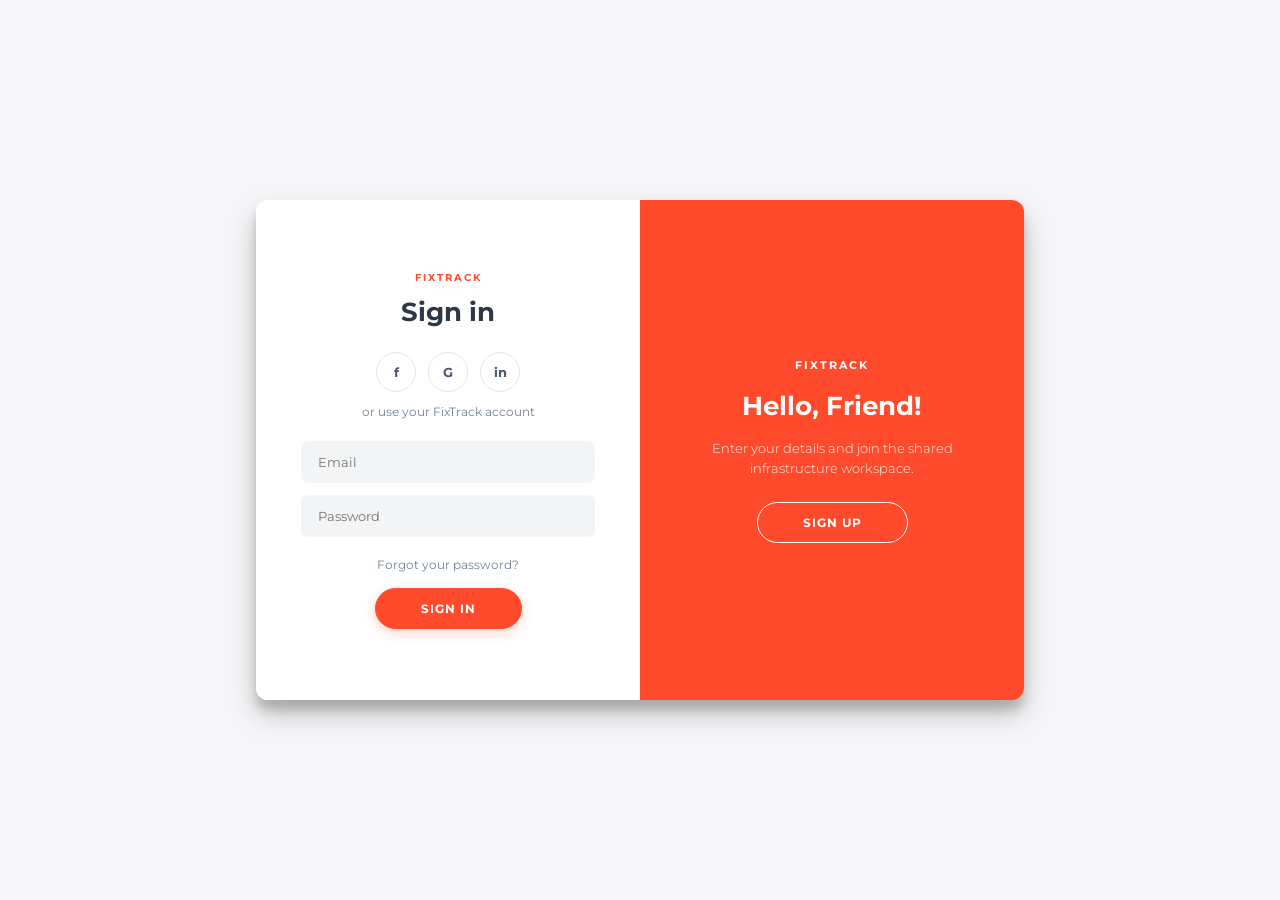
<file: index.html>
<!doctype html>
<html lang="en">
<head>
<meta charset="UTF-8"><meta name="viewport" content="width=device-width,initial-scale=1">
<title>FixTrack — Welcome</title>
<meta http-equiv="refresh" content="0; url=00_auth/index.html">
<link rel="stylesheet" href="00_auth/style.css">
</head>
<body>
<p style="padding:30px;font-family:system-ui">Opening FixTrack login… <a href="00_auth/index.html">Continue</a></p>
</body>
</html>
</file>
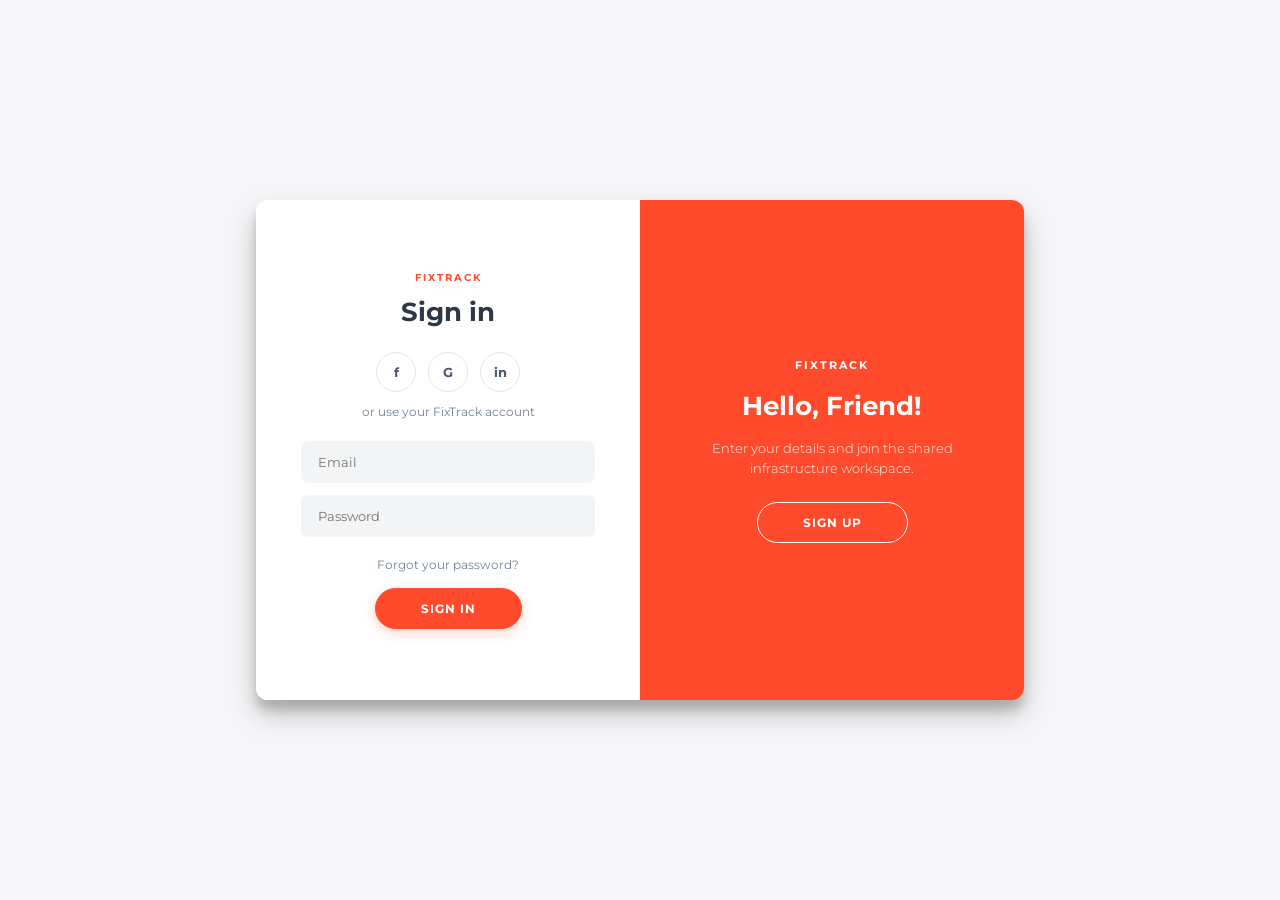
<file: 00_auth/index.html>
<!DOCTYPE html>
<html lang="en">
<head>
<meta charset="UTF-8">
<meta name="viewport" content="width=device-width, initial-scale=1.0">
<title>FixTrack — Authentication</title>
<link rel="stylesheet" href="style.css">
<link href="https://fonts.googleapis.com/css2?family=Montserrat:wght@300;400;500;600;700&display=swap" rel="stylesheet">
<link rel="stylesheet" href="https://cdnjs.cloudflare.com/ajax/libs/font-awesome/6.4.0/css/all.min.css">
</head>
<body>
<input type="radio" id="login-view" name="auth-view" checked>
<input type="radio" id="signup-view" name="auth-view">

<main class="auth-card">
  <div class="form-container sign-in-container">
    <form action="../01_issue_board/index.html">
      <div class="fixtrack-mini">FIXTRACK</div>
      <h1>Sign in</h1>
      <div class="social-container">
        <a href="#" class="social-icon" aria-label="Facebook">f</a>
        <a href="#" class="social-icon" aria-label="Google">G</a>
        <a href="#" class="social-icon" aria-label="LinkedIn">in</a>
      </div>
      <span class="subtext">or use your FixTrack account</span>
      <input type="email" name="email" placeholder="Email" required autocomplete="email">
      <input type="password" name="password" placeholder="Password" required autocomplete="current-password">
      <a href="#" class="forgot-pass">Forgot your password?</a>
      <button type="submit" class="btn-solid">SIGN IN</button>
    </form>
  </div>

  <div class="form-container sign-up-container">
    <form action="../01_issue_board/index.html">
      <div class="fixtrack-mini">FIXTRACK</div>
      <h1>Create Account</h1>
      <div class="social-container">
        <a href="#" class="social-icon" aria-label="Facebook">f</a>
        <a href="#" class="social-icon" aria-label="Google">G</a>
        <a href="#" class="social-icon" aria-label="LinkedIn">in</a>
      </div>
      <span class="subtext">or use your email for registration</span>
      <input type="text" name="name" placeholder="Name" required autocomplete="name">
      <input type="email" name="email" placeholder="Email" required autocomplete="email">
      <input type="password" name="password" placeholder="Password" required autocomplete="new-password">
      <button type="submit" class="btn-solid">SIGN UP</button>
    </form>
  </div>

  <div class="overlay-container">
    <div class="overlay">
      <div class="overlay-panel overlay-left">
        <div class="overlay-logo">FIXTRACK</div>
        <h1>Welcome Back!</h1>
        <p>To keep your infrastructure moving, sign in with your FixTrack account.</p>
        <label for="login-view" class="btn-outline">SIGN IN</label>
      </div>
      <div class="overlay-panel overlay-right">
        <div class="overlay-logo">FIXTRACK</div>
        <h1>Hello, Friend!</h1>
        <p>Enter your details and join the shared infrastructure workspace.</p>
        <label for="signup-view" class="btn-outline">SIGN UP</label>
      </div>
    </div>
  </div>
</main>
</body>
</html>
</file>
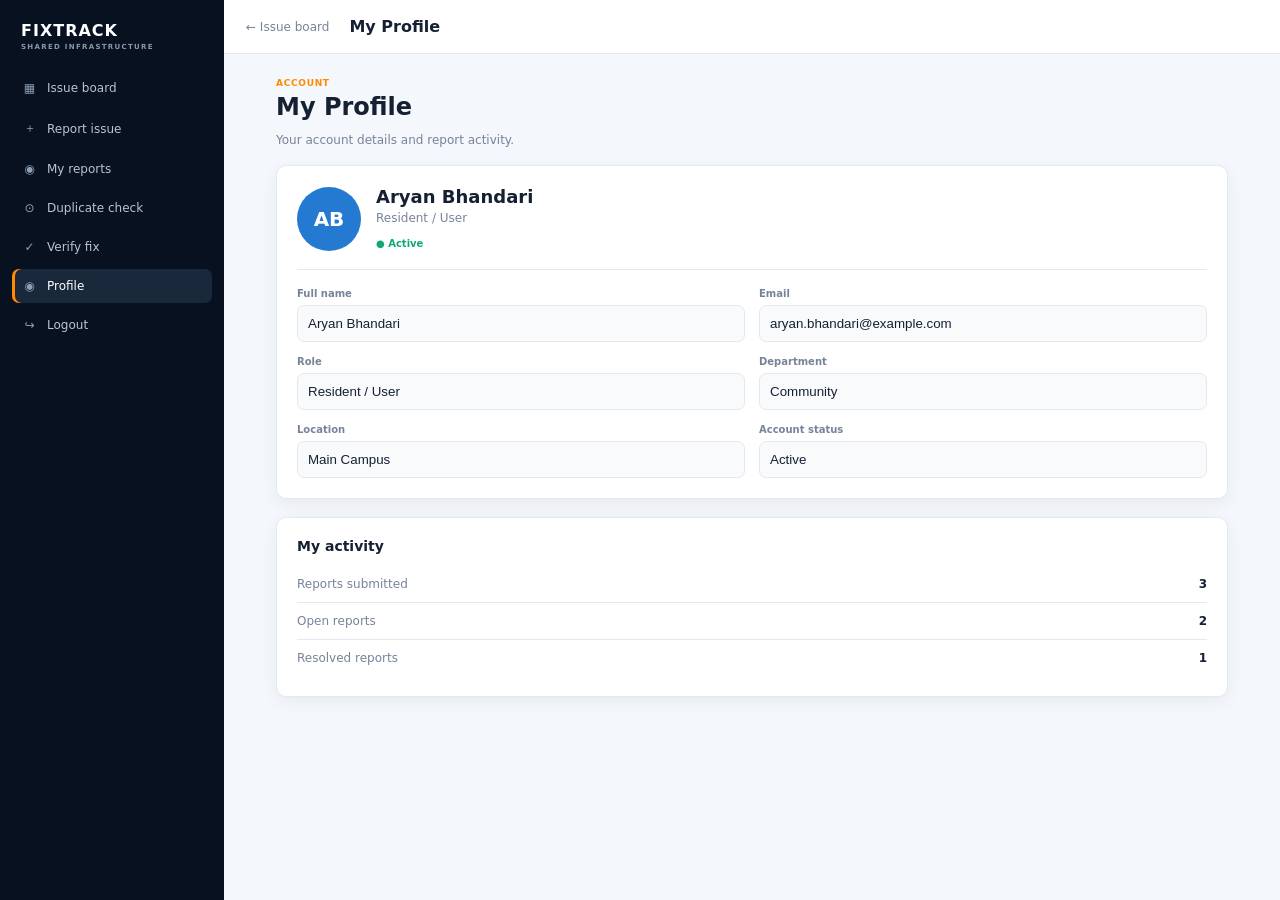
<file: 00_profile/index.html>
<!DOCTYPE html>
<html lang="en">
<head>
<meta charset="UTF-8">
<meta name="viewport" content="width=device-width, initial-scale=1.0">
<title>FixTrack — Profile</title>
<link rel="stylesheet" href="style.css">
</head>
<body>
<div class="app">
<aside class="sidebar">
  <div class="brand">FIXTRACK<small>SHARED INFRASTRUCTURE</small></div>
  <nav class="nav">
<a href="../01_issue_board/index.html"><span class="icon">▦</span>Issue board</a>
<a href="../02_report_issue/index.html"><span class="icon">＋</span>Report issue</a>
<a href="../04_waiting_line/index.html"><span class="icon">◉</span>My reports</a>
<a href="../03_possible_duplicate/index.html"><span class="icon">⊙</span>Duplicate check</a>
<a href="../06_verify_fix/index.html"><span class="icon">✓</span>Verify fix</a>
<a class="active" href="../00_profile/index.html"><span class="icon">◉</span>Profile</a>
<a href="../00_auth/index.html"><span class="icon">↪</span>Logout</a>
</nav>
</aside>
<main class="content">
<header class="topbar">
  <a class="back" href="../01_issue_board/index.html">← Issue board</a>
  <div class="title">My Profile</div>
</header>
<div class="page">
  <div class="eyebrow">ACCOUNT</div>
  <h1>My Profile</h1>
  <p class="subtitle">Your account details and report activity.</p>
  <section class="profile-card">
    <div class="hero">
      <div class="avatar">AB</div>
      <div><h2>Aryan Bhandari</h2><p>Resident / User</p><span class="status">● Active</span></div>
    </div>
    <div class="grid">
      <label>Full name<input value="Aryan Bhandari"></label>
      <label>Email<input value="aryan.bhandari@example.com"></label>
      <label>Role<input value="Resident / User"></label>
      <label>Department<input value="Community"></label>
      <label>Location<input value="Main Campus"></label>
      <label>Account status<input value="Active"></label>
    </div>
  </section>
  <section class="card">
    <h2>My activity</h2>
    <div class="rows"><div><span>Reports submitted</span><b>3</b></div><div><span>Open reports</span><b>2</b></div><div><span>Resolved reports</span><b>1</b></div></div>
  </section>
</div>
</main>
</div>
</body>
</html>
</file>
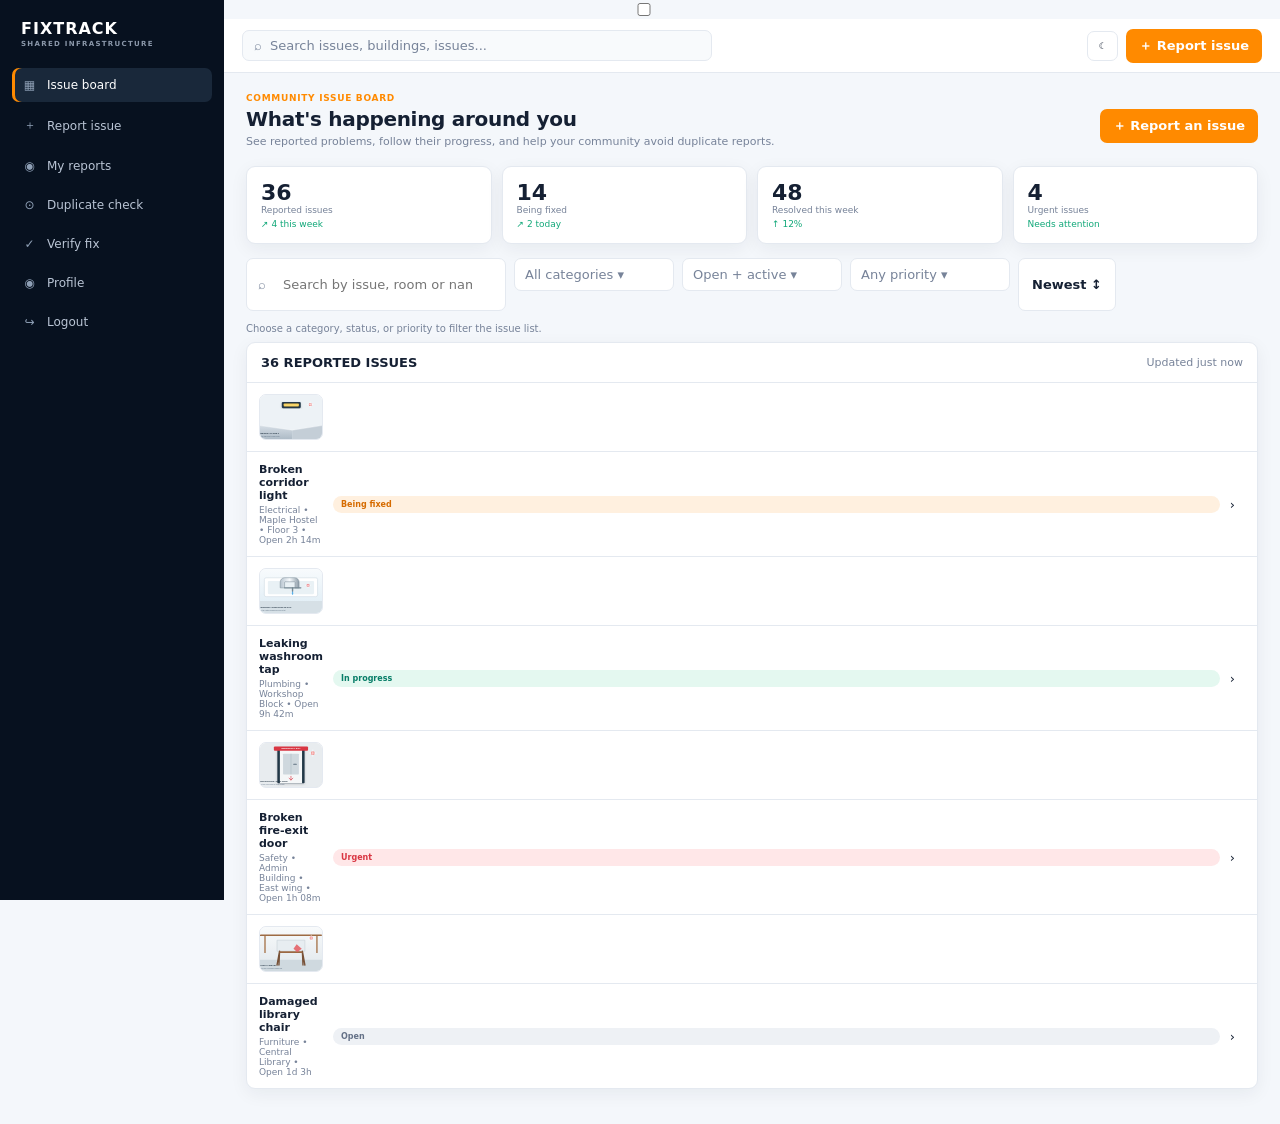
<file: 01_issue_board/index.html>
<!doctype html>
<html lang="en">
<head>
<meta charset="UTF-8"><meta name="viewport" content="width=device-width, initial-scale=1.0">
<title>FixTrack — Issue Board</title><link rel="stylesheet" href="style.css">
</head>
<body>
<input id="menu-toggle" type="checkbox">
<input id="dark-mode" class="theme-toggle" type="checkbox">
<div class="app">
<aside class="sidebar">
  <div class="brand">FIXTRACK<small>SHARED INFRASTRUCTURE</small></div><nav class="nav">
<a class="active" href="../01_issue_board/index.html"><span class="icon">▦</span>Issue board</a>
<a href="../02_report_issue/index.html"><span class="icon">＋</span>Report issue</a>
<a href="../04_waiting_line/index.html"><span class="icon">◉</span>My reports</a>
<a href="../03_possible_duplicate/index.html"><span class="icon">⊙</span>Duplicate check</a>
<a href="../06_verify_fix/index.html"><span class="icon">✓</span>Verify fix</a>
<a href="../00_profile/index.html"><span class="icon">◉</span>Profile</a>
<a href="../00_auth/index.html"><span class="icon">↪</span>Logout</a>
</nav></aside>
<label class="mobile-overlay" for="menu-toggle"></label>
<main class="content">
<header class="topbar">
  <label class="hamburger" for="menu-toggle">☰</label>
  <div class="search">⌕ <span>Search issues, buildings, issues...</span></div>
  <div class="actions">
    <div class="theme-toggle"><label for="dark-mode">☾</label></div>
    <a class="btn btn-primary hide-mobile" href="../02_report_issue/index.html">＋ Report issue</a>
  </div>
</header>
<div class="page">
  <div class="eyebrow">COMMUNITY ISSUE BOARD</div>
  <div class="title-row">
    <div><h1>What's happening around you</h1><div class="subtitle">See reported problems, follow their progress, and help your community avoid duplicate reports.</div></div>
    <a class="btn btn-primary" href="../02_report_issue/index.html">＋ Report an issue</a>
  </div>
  <section class="stats">
    <div class="stat"><strong>36</strong><small>Reported issues</small><span class="trend">↗ 4 this week</span></div>
    <div class="stat"><strong>14</strong><small>Being fixed</small><span class="trend">↗ 2 today</span></div>
    <div class="stat"><strong>48</strong><small>Resolved this week</small><span class="trend">↑ 12%</span></div>
    <div class="stat"><strong>4</strong><small>Urgent issues</small><span class="trend">Needs attention</span></div>
  </section>
  <div class="filter-controls">
  <input id="filter-all" class="filter-radio" type="radio" name="category" checked>
  <input id="filter-electrical" class="filter-radio" type="radio" name="category">
  <input id="filter-plumbing" class="filter-radio" type="radio" name="category">
  <input id="filter-safety" class="filter-radio" type="radio" name="category">
  <input id="filter-furniture" class="filter-radio" type="radio" name="category">
  <input id="status-all" class="filter-radio" type="radio" name="status" checked>
  <input id="status-open" class="filter-radio" type="radio" name="status">
  <input id="status-active" class="filter-radio" type="radio" name="status">
  <input id="priority-all" class="filter-radio" type="radio" name="priority" checked>
  <input id="priority-high" class="filter-radio" type="radio" name="priority">

  <div class="toolbar">
    <div class="search-field"><span>⌕</span><input type="search" placeholder="Search by issue, room or name" aria-label="Search by issue, room or name"></div>
    <details class="filter-menu"><summary class="field">All categories ▾</summary><div class="filter-options">
      <label for="filter-all">All categories</label><label for="filter-electrical">Electrical</label><label for="filter-plumbing">Plumbing</label><label for="filter-safety">Safety</label><label for="filter-furniture">Furniture</label>
    </div></details>
    <details class="filter-menu"><summary class="field">Open + active ▾</summary><div class="filter-options">
      <label for="status-all">Open + active</label><label for="status-open">Open</label><label for="status-active">Active</label>
    </div></details>
    <details class="filter-menu"><summary class="field">Any priority ▾</summary><div class="filter-options">
      <label for="priority-all">Any priority</label><label for="priority-high">High / Critical</label>
    </div></details>
    <a class="btn btn-outline" href="../01_issue_board/index.html">Newest ↕</a>
  </div>

  <div class="filter-result-note">Choose a category, status, or priority to filter the issue list.</div>
  <section class="card">
    <div class="card-head"><strong>36 REPORTED ISSUES</strong><span class="subtitle">Updated just now</span></div>
    <div class="issue-list">
      <a class="issue issue-electrical issue-active issue-high" href="../03_possible_duplicate/index.html"><img class="issue-thumb" src="../assets/corridor-light.svg" alt="Broken corridor light"><div><div><div class="issue-title">Broken corridor light</div><div class="issue-meta">Electrical • Maple Hostel • Floor 3 • Open 2h 14m</div></div><span class="pill orange">Being fixed</span><span class="issue-arrow">›</span></a>
      <a class="issue issue-plumbing issue-active" href="../04_waiting_line/index.html"><img class="issue-thumb" src="../assets/leaking-tap.svg" alt="Leaking washroom tap"><div><div><div class="issue-title">Leaking washroom tap</div><div class="issue-meta">Plumbing • Workshop Block • Open 9h 42m</div></div><span class="pill green">In progress</span><span class="issue-arrow">›</span></a>
      <a class="issue issue-safety issue-active issue-high" href="../04_waiting_line/index.html"><img class="issue-thumb" src="../assets/fire-exit.svg" alt="Broken fire exit door"><div><div><div class="issue-title">Broken fire-exit door</div><div class="issue-meta">Safety • Admin Building • East wing • Open 1h 08m</div></div><span class="pill red">Urgent</span><span class="issue-arrow">›</span></a>
      <a class="issue issue-furniture issue-open" href="../07_issue_detail/index.html"><img class="issue-thumb" src="../assets/library-chair.svg" alt="Damaged library chair"><div><div><div class="issue-title">Damaged library chair</div><div class="issue-meta">Furniture • Central Library • Open 1d 3h</div></div><span class="pill gray">Open</span><span class="issue-arrow">›</span></a>
    </div>
  </section>
  </div>
</div>
</main>
</div>
</body>
</html>
</file>
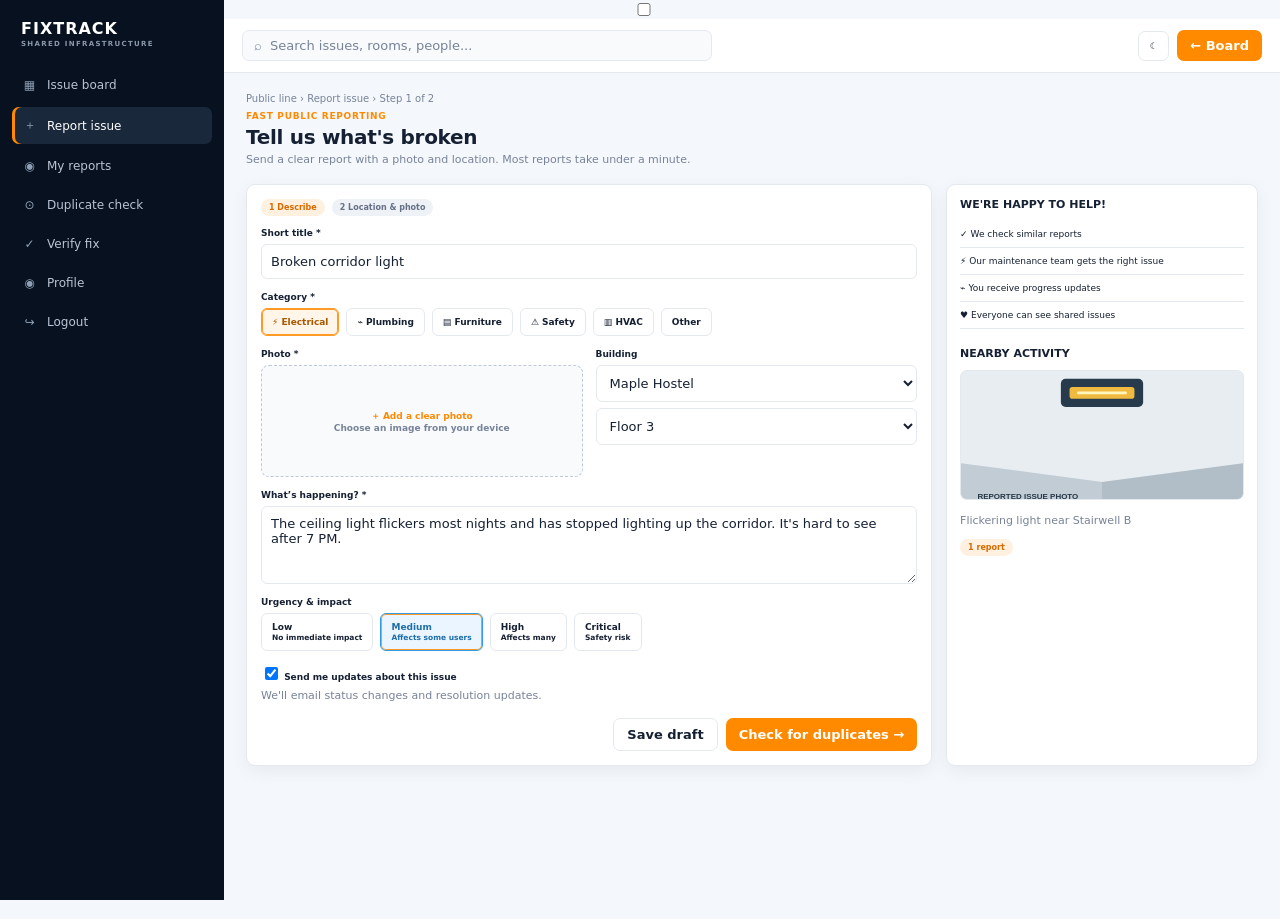
<file: 02_report_issue/index.html>
<!doctype html>
<html lang="en">
<head><meta charset="UTF-8"><meta name="viewport" content="width=device-width, initial-scale=1.0">
<title>FixTrack — Report Issue</title><link rel="stylesheet" href="style.css"></head>
<body>
<input id="menu-toggle" type="checkbox"><input id="dark-mode" class="theme-toggle" type="checkbox">
<div class="app"><aside class="sidebar">
<div class="brand">FIXTRACK<small>SHARED INFRASTRUCTURE</small></div><nav class="nav">
<a href="../01_issue_board/index.html"><span class="icon">▦</span>Issue board</a>
<a class="active" href="../02_report_issue/index.html"><span class="icon">＋</span>Report issue</a>
<a href="../04_waiting_line/index.html"><span class="icon">◉</span>My reports</a>
<a href="../03_possible_duplicate/index.html"><span class="icon">⊙</span>Duplicate check</a>
<a href="../06_verify_fix/index.html"><span class="icon">✓</span>Verify fix</a>
<a href="../00_profile/index.html"><span class="icon">◉</span>Profile</a>
<a href="../00_auth/index.html"><span class="icon">↪</span>Logout</a>
</nav></aside><label class="mobile-overlay" for="menu-toggle"></label>
<main class="content"><header class="topbar"><label class="hamburger" for="menu-toggle">☰</label><div class="search">⌕ <span>Search issues, rooms, people...</span></div><div class="actions"><div class="theme-toggle"><label for="dark-mode">☾</label></div><a class="btn btn-primary" href="../01_issue_board/index.html">← Board</a></div></header>
<div class="page">
<div class="crumb">Public line › Report issue › Step 1 of 2</div>
<div class="eyebrow">FAST PUBLIC REPORTING</div>
<div class="title-row"><div><h1>Tell us what's broken</h1><div class="subtitle">Send a clear report with a photo and location. Most reports take under a minute.</div></div></div>
<div class="grid-2">
<section class="card form-card">
<div class="choice-row" style="margin-bottom:12px"><span class="pill orange">1 Describe</span><span class="pill gray">2 Location & photo</span></div>
<div class="form-grid">
<div class="form-group full"><label>Short title *</label><input value="Broken corridor light" placeholder="e.g. Broken corridor light"></div>
<div class="form-group full"><label>Category *</label><div class="choice-row category-choices">
<input id="cat-electrical" class="choice-input" type="radio" name="category" checked><label class="choice" for="cat-electrical">⚡ Electrical</label>
<input id="cat-plumbing" class="choice-input" type="radio" name="category"><label class="choice" for="cat-plumbing">⌁ Plumbing</label>
<input id="cat-furniture" class="choice-input" type="radio" name="category"><label class="choice" for="cat-furniture">▤ Furniture</label>
<input id="cat-safety" class="choice-input" type="radio" name="category"><label class="choice" for="cat-safety">⚠ Safety</label>
<input id="cat-hvac" class="choice-input" type="radio" name="category"><label class="choice" for="cat-hvac">▥ HVAC</label>
<input id="cat-other" class="choice-input" type="radio" name="category"><label class="choice" for="cat-other">Other</label>
</div></div>
<div class="form-group"><label>Photo *</label><input id="issue-photo" class="photo-input" type="file" accept="image/*"><label class="photo-drop" for="issue-photo"><div><b>＋ Add a clear photo</b>Choose an image from your device</div></label></div>
<div class="form-group"><label>Building</label><select><option>Maple Hostel</option><option>Central Library</option><option>Admin Building</option></select><select><option>Floor 3</option><option>Floor 2</option><option>Ground floor</option></select></div>
<div class="form-group full"><label>What’s happening? *</label><textarea>The ceiling light flickers most nights and has stopped lighting up the corridor. It's hard to see after 7 PM.</textarea></div>
<div class="form-group full"><label>Urgency &amp; impact</label><div class="choice-row urgency-choices">
<input id="urg-low" class="choice-input" type="radio" name="urgency"><label class="choice" for="urg-low">Low<br><small>No immediate impact</small></label>
<input id="urg-medium" class="choice-input" type="radio" name="urgency" checked><label class="choice" for="urg-medium">Medium<br><small>Affects some users</small></label>
<input id="urg-high" class="choice-input" type="radio" name="urgency"><label class="choice" for="urg-high">High<br><small>Affects many</small></label>
<input id="urg-critical" class="choice-input" type="radio" name="urgency"><label class="choice" for="urg-critical">Critical<br><small>Safety risk</small></label>
</div></div>
<div class="form-group full"><label><input type="checkbox" checked style="width:auto"> Send me updates about this issue</label><small class="subtitle">We'll email status changes and resolution updates.</small></div>
</div>
<div style="display:flex;justify-content:flex-end;gap:8px;margin-top:16px"><a class="btn btn-outline" href="../01_issue_board/index.html">Save draft</a><a class="btn btn-primary" href="../03_possible_duplicate/index.html">Check for duplicates →</a></div>
</section>
<aside class="card side-card">
<h3>WE'RE HAPPY TO HELP!</h3>
<div class="tip">✓ We check similar reports</div><div class="tip">⚡ Our maintenance team gets the right issue</div><div class="tip">⌁ You receive progress updates</div><div class="tip">♥ Everyone can see shared issues</div>
<h3 style="margin-top:18px">NEARBY ACTIVITY</h3>
<img class="photo" src="../assets/report-corridor.svg" alt="Corridor reference photo">
<p class="subtitle">Flickering light near Stairwell B</p><span class="pill orange">1 report</span>
</aside>
</div>
</div></main></div>
</body></html>
</file>
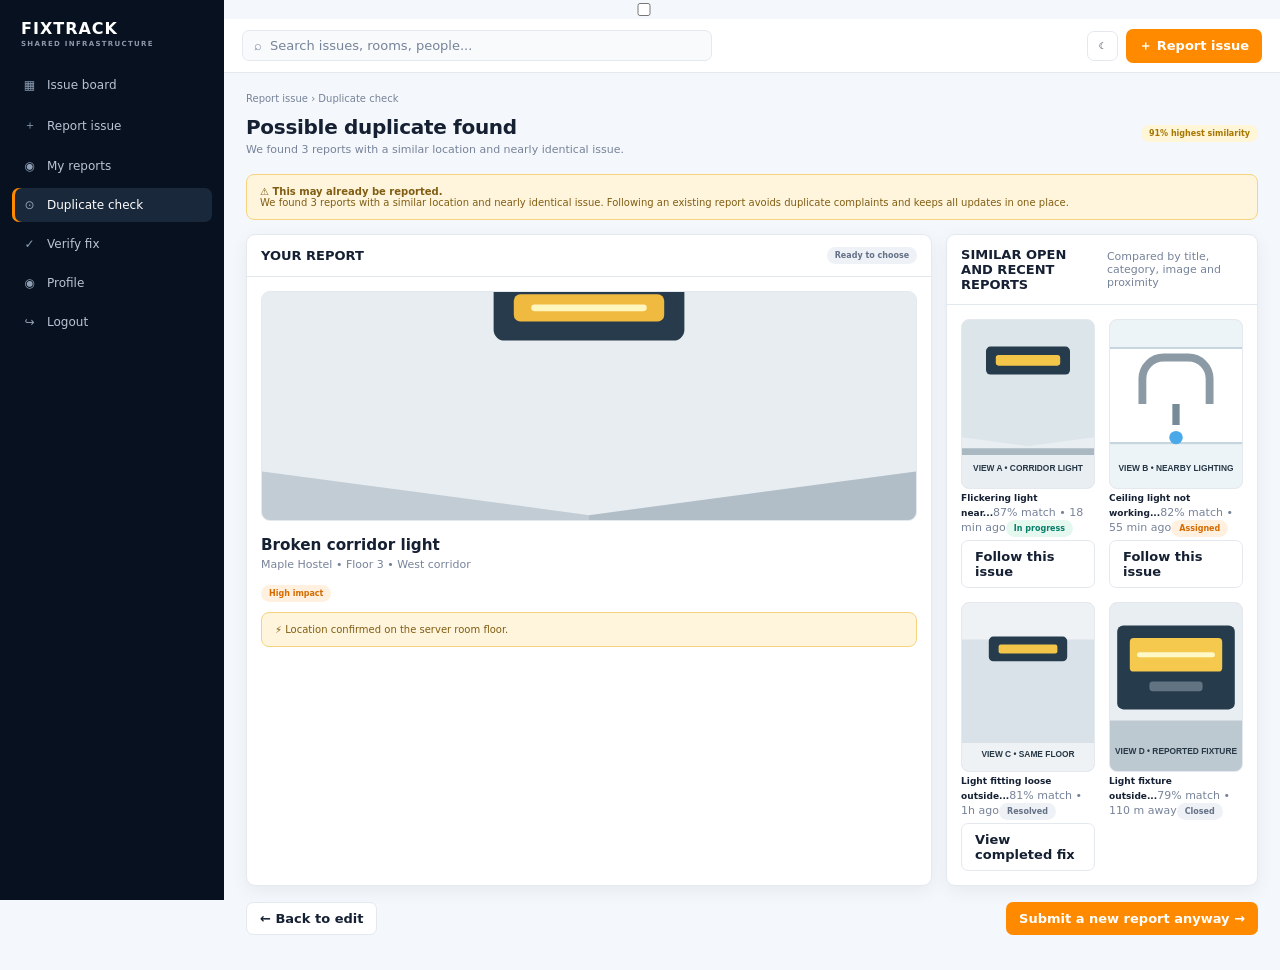
<file: 03_possible_duplicate/index.html>
<!doctype html>
<html lang="en"><head><meta charset="UTF-8"><meta name="viewport" content="width=device-width, initial-scale=1.0"><title>FixTrack — Possible Duplicate</title><link rel="stylesheet" href="style.css"></head>
<body>
<input id="menu-toggle" type="checkbox"><input id="dark-mode" class="theme-toggle" type="checkbox">
<div class="app"><aside class="sidebar"><div class="brand">FIXTRACK<small>SHARED INFRASTRUCTURE</small></div><nav class="nav">
<a href="../01_issue_board/index.html"><span class="icon">▦</span>Issue board</a>
<a href="../02_report_issue/index.html"><span class="icon">＋</span>Report issue</a>
<a href="../04_waiting_line/index.html"><span class="icon">◉</span>My reports</a>
<a class="active" href="../03_possible_duplicate/index.html"><span class="icon">⊙</span>Duplicate check</a>
<a href="../06_verify_fix/index.html"><span class="icon">✓</span>Verify fix</a>
<a href="../00_profile/index.html"><span class="icon">◉</span>Profile</a>
<a href="../00_auth/index.html"><span class="icon">↪</span>Logout</a>
</nav></aside><label class="mobile-overlay" for="menu-toggle"></label>
<main class="content"><header class="topbar"><label class="hamburger" for="menu-toggle">☰</label><div class="search">⌕ <span>Search issues, rooms, people...</span></div><div class="actions"><div class="theme-toggle"><label for="dark-mode">☾</label></div><a class="btn btn-primary" href="../01_issue_board/index.html">＋ Report issue</a></div></header>
<div class="page"><div class="crumb">Report issue › Duplicate check</div><div class="title-row"><div><h1>Possible duplicate found</h1><div class="subtitle">We found 3 reports with a similar location and nearly identical issue.</div></div><span class="pill yellow">91% highest similarity</span></div>
<div class="alert"><strong>⚠ This may already be reported.</strong><br>We found 3 reports with a similar location and nearly identical issue. Following an existing report avoids duplicate complaints and keeps all updates in one place.</div>
<div class="grid-2">
<section class="card"><div class="card-head"><strong>YOUR REPORT</strong><span class="pill gray">Ready to choose</span></div><div class="card-body">
<img class="photo" src="../assets/report-corridor.svg" alt="Broken corridor light at Maple Hostel, Floor 3 West corridor">
<h3 style="margin-bottom:4px">Broken corridor light</h3><div class="subtitle">Maple Hostel • Floor 3 • West corridor</div><p><span class="pill orange">High impact</span></p><div class="alert" style="margin-top:10px;margin-bottom:0">⚡ Location confirmed on the server room floor.</div>
</div></section>
<section class="card"><div class="card-head"><strong>SIMILAR OPEN AND RECENT REPORTS</strong><span class="subtitle">Compared by title, category, image and proximity</span></div><div class="card-body"><div class="image-grid">
<div><img src="../assets/duplicate-a.svg" alt=""><b style="font-size:9px">Flickering light near...</b><small class="subtitle">87% match • 18 min ago</small><span class="pill green">In progress</span><a class="btn btn-outline" style="width:100%;margin-top:6px" href="../07_issue_detail/index.html">Follow this issue</a></div>
<div><img src="../assets/duplicate-b.svg" alt=""><b style="font-size:9px">Ceiling light not working...</b><small class="subtitle">82% match • 55 min ago</small><span class="pill orange">Assigned</span><a class="btn btn-outline" style="width:100%;margin-top:6px" href="../07_issue_detail/index.html">Follow this issue</a></div>
<div><img src="../assets/duplicate-c.svg" alt=""><b style="font-size:9px">Light fitting loose outside...</b><small class="subtitle">81% match • 1h ago</small><span class="pill gray">Resolved</span><a class="btn btn-outline" style="width:100%;margin-top:6px" href="../06_verify_fix/index.html">View completed fix</a></div>
<div><img src="../assets/duplicate-d.svg" alt=""><b style="font-size:9px">Light fixture outside...</b><small class="subtitle">79% match • 110 m away</small><span class="pill gray">Closed</span></div>
</div></div></section>
</div>
<div style="display:flex;justify-content:space-between;gap:8px;margin-top:16px"><a class="btn btn-outline" href="../02_report_issue/index.html">← Back to edit</a><a class="btn btn-primary" href="../02_report_issue/index.html">Submit a new report anyway →</a></div>
</div></main></div></body></html>
</file>
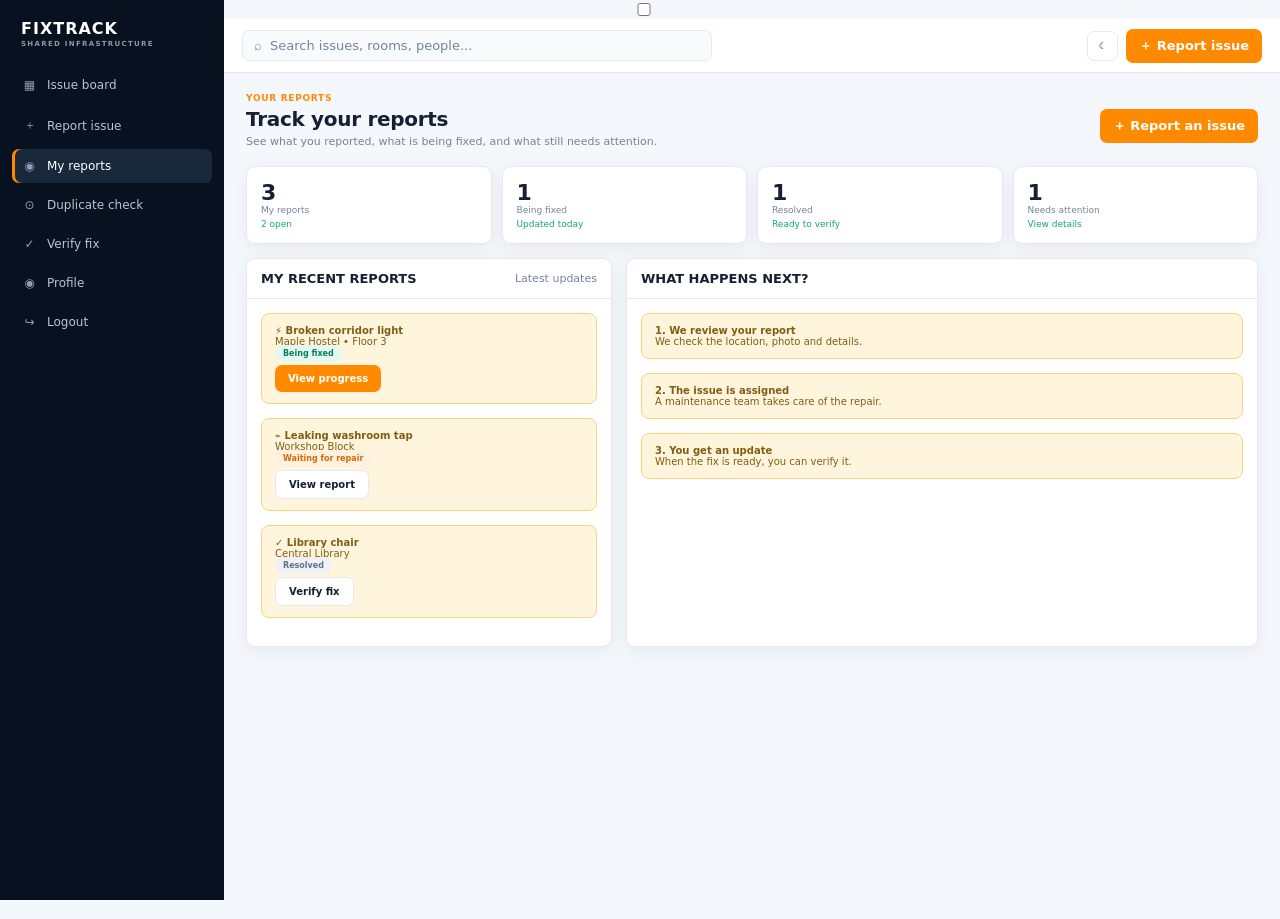
<file: 04_waiting_line/index.html>
<!doctype html>
<html lang="en"><head><meta charset="UTF-8"><meta name="viewport" content="width=device-width, initial-scale=1.0"><title>FixTrack — Waiting Line</title><link rel="stylesheet" href="style.css"></head>
<body>
<input id="menu-toggle" type="checkbox"><input id="dark-mode" class="theme-toggle" type="checkbox">
<div class="app"><aside class="sidebar"><div class="brand">FIXTRACK<small>SHARED INFRASTRUCTURE</small></div><nav class="nav">
<a href="../01_issue_board/index.html"><span class="icon">▦</span>Issue board</a>
<a href="../02_report_issue/index.html"><span class="icon">＋</span>Report issue</a>
<a class="active" href="../04_waiting_line/index.html"><span class="icon">◉</span>My reports</a>
<a href="../03_possible_duplicate/index.html"><span class="icon">⊙</span>Duplicate check</a>
<a href="../06_verify_fix/index.html"><span class="icon">✓</span>Verify fix</a>
<a href="../00_profile/index.html"><span class="icon">◉</span>Profile</a>
<a href="../00_auth/index.html"><span class="icon">↪</span>Logout</a>
</nav></aside><label class="mobile-overlay" for="menu-toggle"></label>
<main class="content"><header class="topbar"><label class="hamburger" for="menu-toggle">☰</label><div class="search">⌕ <span>Search issues, rooms, people...</span></div><div class="actions"><div class="theme-toggle"><label for="dark-mode">☾</label></div><a class="btn btn-primary" href="../02_report_issue/index.html">＋ Report issue</a></div></header>
<div class="page"><div class="eyebrow">YOUR REPORTS</div>
<div class="title-row"><div><h1>Track your reports</h1><div class="subtitle">See what you reported, what is being fixed, and what still needs attention.</div></div><a class="btn btn-primary" href="../02_report_issue/index.html">＋ Report an issue</a></div>
<section class="stats">
<div class="stat"><strong>3</strong><small>My reports</small><span class="trend">2 open</span></div>
<div class="stat"><strong>1</strong><small>Being fixed</small><span class="trend">Updated today</span></div>
<div class="stat"><strong>1</strong><small>Resolved</small><span class="trend">Ready to verify</span></div>
<div class="stat"><strong>1</strong><small>Needs attention</small><span class="trend">View details</span></div>
</section>
<div class="grid-3">
<section class="card">
<div class="card-head"><strong>MY RECENT REPORTS</strong><span class="subtitle">Latest updates</span></div>
<div class="card-body">
<div class="alert"><strong>⚡ Broken corridor light</strong><br>Maple Hostel • Floor 3<br><span class="pill green">Being fixed</span><br><a class="btn btn-primary" style="margin-top:7px" href="../07_issue_detail/index.html">View progress</a></div>
<div class="alert"><strong>⌁ Leaking washroom tap</strong><br>Workshop Block<br><span class="pill orange">Waiting for repair</span><br><a class="btn btn-outline" style="margin-top:7px" href="../07_issue_detail/index.html">View report</a></div>
<div class="alert"><strong>✓ Library chair</strong><br>Central Library<br><span class="pill gray">Resolved</span><br><a class="btn btn-outline" style="margin-top:7px" href="../06_verify_fix/index.html">Verify fix</a></div>
</div>
</section>
<section class="card">
<div class="card-head"><strong>WHAT HAPPENS NEXT?</strong></div>
<div class="card-body">
<div class="alert"><strong>1. We review your report</strong><br>We check the location, photo and details.</div>
<div class="alert"><strong>2. The issue is assigned</strong><br>A maintenance team takes care of the repair.</div>
<div class="alert"><strong>3. You get an update</strong><br>When the fix is ready, you can verify it.</div>
</div>
</section>
</div>
</div></main></div></body></html>
</file>
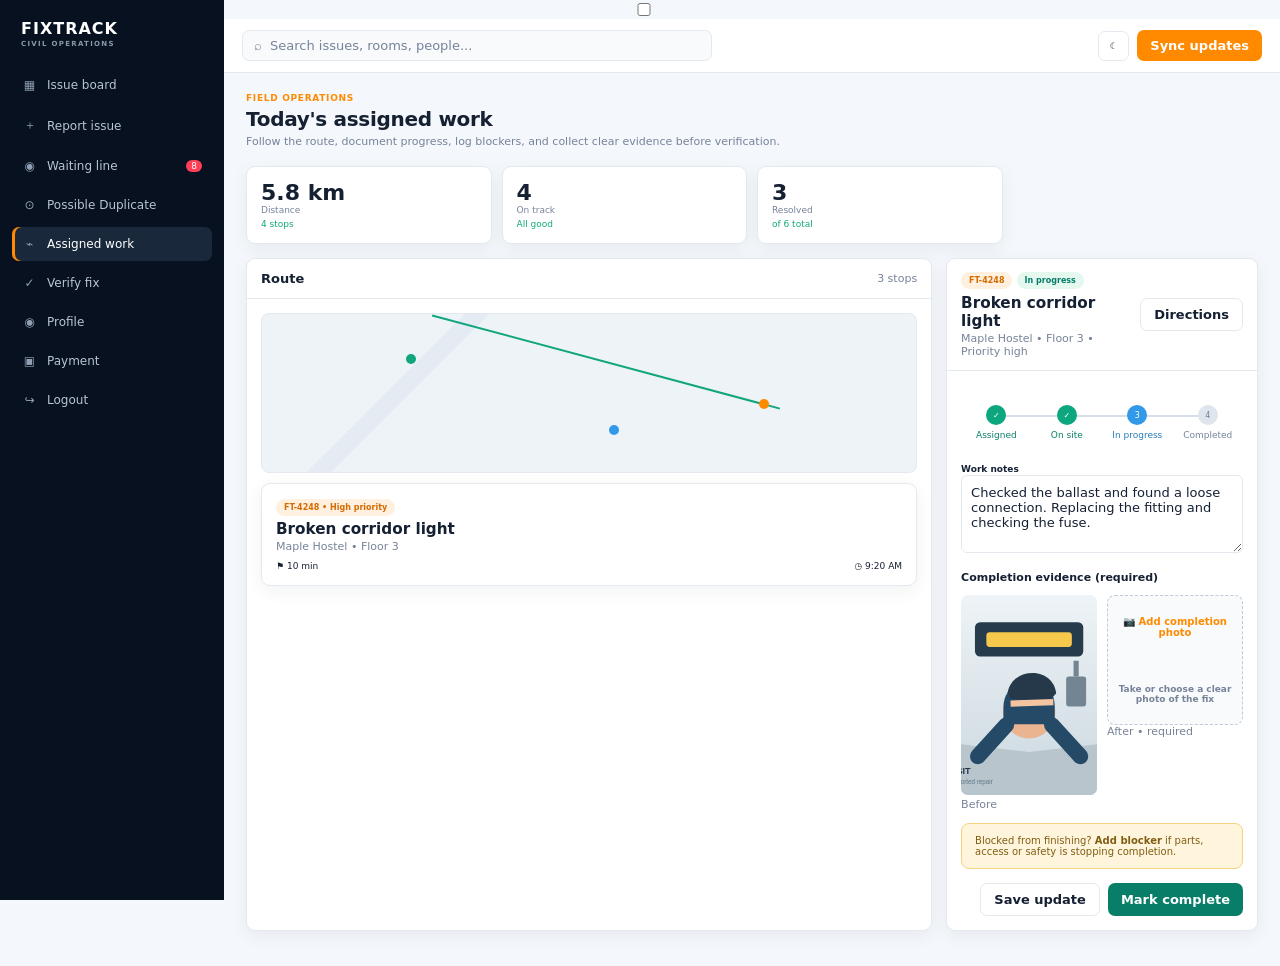
<file: 05_assigned_work/index.html>
<!doctype html>
<html lang="en"><head><meta charset="UTF-8"><meta name="viewport" content="width=device-width, initial-scale=1.0"><title>FixTrack — Assigned Work</title><link rel="stylesheet" href="style.css"></head>
<body>
<input id="menu-toggle" type="checkbox"><input id="dark-mode" class="theme-toggle" type="checkbox">
<div class="app"><aside class="sidebar"><div class="brand">FIXTRACK<small>CIVIL OPERATIONS</small></div><nav class="nav">
<a href="../01_issue_board/index.html"><span class="icon">▦</span>Issue board</a><a href="../02_report_issue/index.html"><span class="icon">＋</span>Report issue</a><a href="../04_waiting_line/index.html"><span class="icon">◉</span>Waiting line <span class="badge">8</span></a><a href="../03_possible_duplicate/index.html"><span class="icon">⊙</span>Possible Duplicate</a><a class="active" href="../05_assigned_work/index.html"><span class="icon">⌁</span>Assigned work</a><a href="../06_verify_fix/index.html"><span class="icon">✓</span>Verify fix</a>
<a href="../00_profile/index.html"><span class="icon">◉</span>Profile</a>
<a href="../09_billing/index.html"><span class="icon">▣</span>Payment</a>
<a href="../00_auth/index.html"><span class="icon">↪</span>Logout</a>
</nav></aside><label class="mobile-overlay" for="menu-toggle"></label>
<main class="content"><header class="topbar"><label class="hamburger" for="menu-toggle">☰</label><div class="search">⌕ <span>Search issues, rooms, people...</span></div><div class="actions"><div class="theme-toggle"><label for="dark-mode">☾</label></div><a class="btn btn-primary" href="../01_issue_board/index.html">Sync updates</a></div></header>
<div class="page"><div class="eyebrow">FIELD OPERATIONS</div><div class="title-row"><div><h1>Today's assigned work</h1><div class="subtitle">Follow the route, document progress, log blockers, and collect clear evidence before verification.</div></div></div>
<section class="stats"><div class="stat"><strong>5.8 km</strong><small>Distance</small><span class="trend">4 stops</span></div><div class="stat"><strong>4</strong><small>On track</small><span class="trend">All good</span></div><div class="stat"><strong>3</strong><small>Resolved</small><span class="trend">of 6 total</span></div></section>
<div class="grid-2">
<section class="card"><div class="card-head"><strong>Route</strong><span class="subtitle">3 stops</span></div><div class="card-body"><div style="height:160px;border:1px solid var(--border);border-radius:8px;background:linear-gradient(135deg,#eef3f8 25%,#e4ebf2 25%,#e4ebf2 28%,#eef3f8 28%);position:relative;overflow:hidden"><div style="position:absolute;left:25%;top:30%;width:55%;height:2px;background:#12a67f;transform:rotate(15deg)"></div><div style="position:absolute;left:22%;top:25%;width:10px;height:10px;background:#12a67f;border-radius:50%"></div><div style="position:absolute;left:76%;top:54%;width:10px;height:10px;background:#ff8a00;border-radius:50%"></div><div style="position:absolute;left:53%;top:70%;width:10px;height:10px;background:#3298e8;border-radius:50%"></div></div>
<div class="card" style="margin-top:10px"><div class="card-body"><span class="pill orange">FT-4248 • High priority</span><h3 style="margin:7px 0 2px">Broken corridor light</h3><div class="subtitle">Maple Hostel • Floor 3</div><div style="display:flex;justify-content:space-between;margin-top:8px;font-size:9px"><span>⚑ 10 min</span><span>◷ 9:20 AM</span></div></div></div></div></section>
<section class="card"><div class="card-head"><div><span class="pill orange">FT-4248</span> <span class="pill green">In progress</span><h3 style="margin:8px 0 2px">Broken corridor light</h3><div class="subtitle">Maple Hostel • Floor 3 • Priority high</div></div><a class="btn btn-outline" href="../07_issue_detail/index.html">Directions</a></div>
<div class="card-body"><div class="timeline"><div class="step done"><div class="circle">✓</div>Assigned</div><div class="step done"><div class="circle">✓</div>On site</div><div class="step active"><div class="circle">3</div>In progress</div><div class="step"><div class="circle">4</div>Completed</div></div>
<label>Work notes</label><textarea>Checked the ballast and found a loose connection. Replacing the fitting and checking the fuse.</textarea>
<h3 style="margin-top:15px;font-size:11px">Completion evidence (required)</h3><div class="before-after"><div><img src="../assets/work-photo.svg" alt="Work evidence"><div class="subtitle">Before</div></div><div><input id="completion-photo" class="photo-input" type="file" accept="image/*" capture="environment"><label class="photo-drop" style="height:130px" for="completion-photo"><b>📷 Add completion photo</b>Take or choose a clear photo of the fix</label><div class="subtitle">After • required</div></div></div>
<div class="alert" style="margin-top:12px">Blocked from finishing? <b>Add blocker</b> if parts, access or safety is stopping completion.</div>
<div style="display:flex;justify-content:flex-end;gap:8px"><button class="btn btn-outline">Save update</button><a class="btn btn-green" href="../06_verify_fix/index.html">Mark complete</a></div>
</div></section>
</div></div></main></div></body></html>
</file>
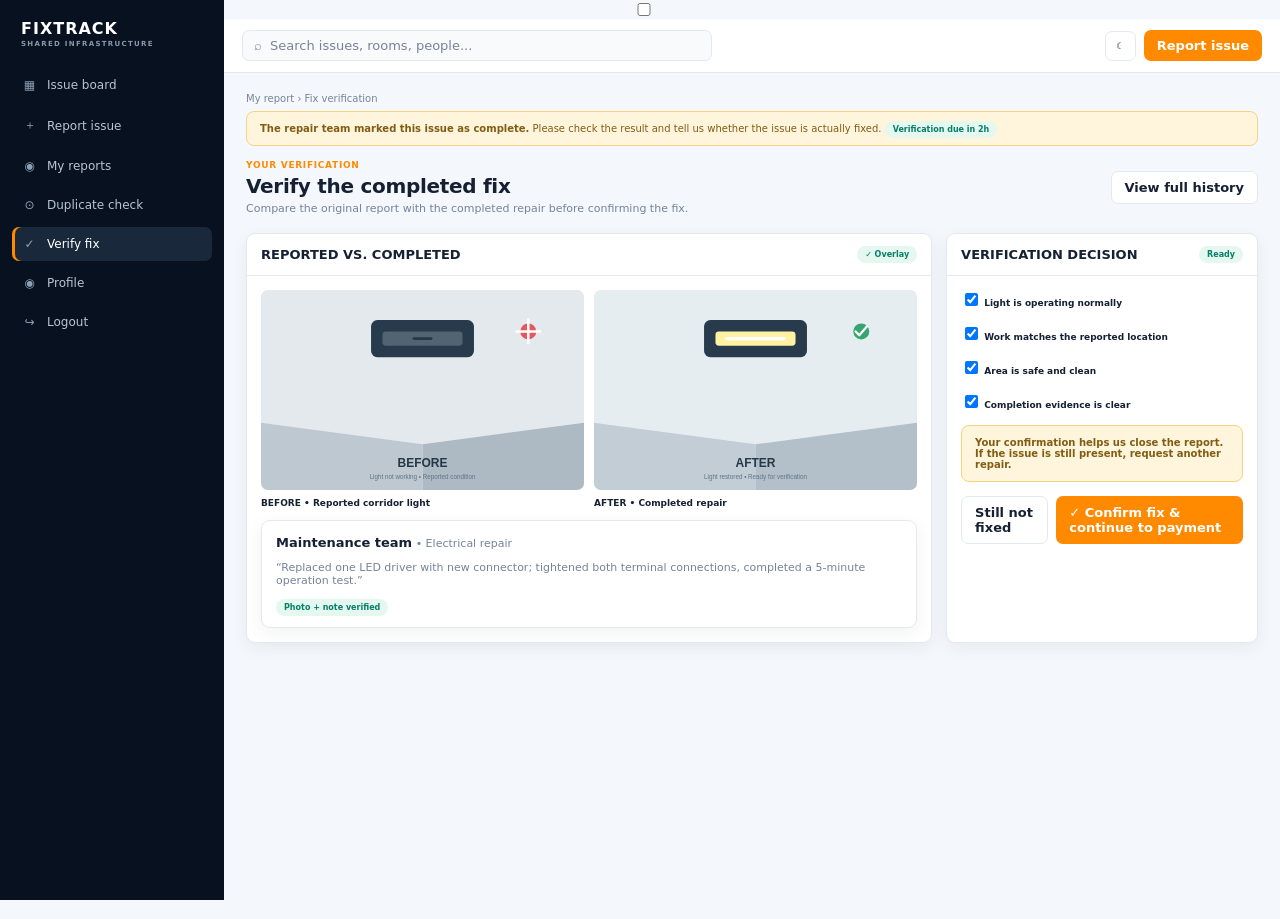
<file: 06_verify_fix/index.html>
<!doctype html>
<html lang="en"><head><meta charset="UTF-8"><meta name="viewport" content="width=device-width, initial-scale=1.0"><title>FixTrack — Verify Fix</title><link rel="stylesheet" href="style.css"></head>
<body>
<input id="menu-toggle" type="checkbox"><input id="dark-mode" class="theme-toggle" type="checkbox">
<div class="app"><aside class="sidebar"><div class="brand">FIXTRACK<small>SHARED INFRASTRUCTURE</small></div><nav class="nav">
<a href="../01_issue_board/index.html"><span class="icon">▦</span>Issue board</a>
<a href="../02_report_issue/index.html"><span class="icon">＋</span>Report issue</a>
<a href="../04_waiting_line/index.html"><span class="icon">◉</span>My reports</a>
<a href="../03_possible_duplicate/index.html"><span class="icon">⊙</span>Duplicate check</a>
<a class="active" href="../06_verify_fix/index.html"><span class="icon">✓</span>Verify fix</a>
<a href="../00_profile/index.html"><span class="icon">◉</span>Profile</a>
<a href="../00_auth/index.html"><span class="icon">↪</span>Logout</a>
</nav></aside><label class="mobile-overlay" for="menu-toggle"></label>
<main class="content"><header class="topbar"><label class="hamburger" for="menu-toggle">☰</label><div class="search">⌕ <span>Search issues, rooms, people...</span></div><div class="actions"><div class="theme-toggle"><label for="dark-mode">☾</label></div><a class="btn btn-primary" href="../01_issue_board/index.html">Report issue</a></div></header>
<div class="page"><div class="crumb">My report › Fix verification</div><div class="alert"><strong>The repair team marked this issue as complete.</strong> Please check the result and tell us whether the issue is actually fixed. <span class="pill green">Verification due in 2h</span></div>
<div class="title-row"><div><div class="eyebrow">YOUR VERIFICATION</div><h1>Verify the completed fix</h1><div class="subtitle">Compare the original report with the completed repair before confirming the fix.</div></div><a class="btn btn-outline" href="../07_issue_detail/index.html">View full history</a></div>
<div class="grid-2">
<section class="card"><div class="card-head"><strong>REPORTED VS. COMPLETED</strong><span class="pill green">✓ Overlay</span></div><div class="card-body"><div class="before-after">
<figure><img src="../assets/fixed-before.svg" alt="Before repair"><figcaption>BEFORE • Reported corridor light</figcaption></figure>
<figure><img src="../assets/fixed-after.svg" alt="After repair"><figcaption>AFTER • Completed repair</figcaption></figure>
</div><div class="card" style="margin-top:12px"><div class="card-body"><b>Maintenance team</b><span class="subtitle"> • Electrical repair</span><p class="subtitle">“Replaced one LED driver with new connector; tightened both terminal connections, completed a 5-minute operation test.”</p><span class="pill green">Photo + note verified</span></div></div></div></section>
<aside class="card"><div class="card-head"><strong>VERIFICATION DECISION</strong><span class="pill green">Ready</span></div><div class="card-body">
<label><input type="checkbox" checked style="width:auto"> Light is operating normally</label><br><br>
<label><input type="checkbox" checked style="width:auto"> Work matches the reported location</label><br><br>
<label><input type="checkbox" checked style="width:auto"> Area is safe and clean</label><br><br>
<label><input type="checkbox" checked style="width:auto"> Completion evidence is clear</label>
<div class="alert" style="margin-top:14px"><b>Your confirmation helps us close the report. If the issue is still present, request another repair.</div>
<div style="display:flex;gap:8px;justify-content:flex-end"><a class="btn btn-outline" href="../07_issue_detail/index.html">Still not fixed</a><a class="btn btn-primary" href="../09_billing/index.html">✓ Confirm fix &amp; continue to payment</a></div>
</div></aside>
</div></div></main></div></body></html>
</file>
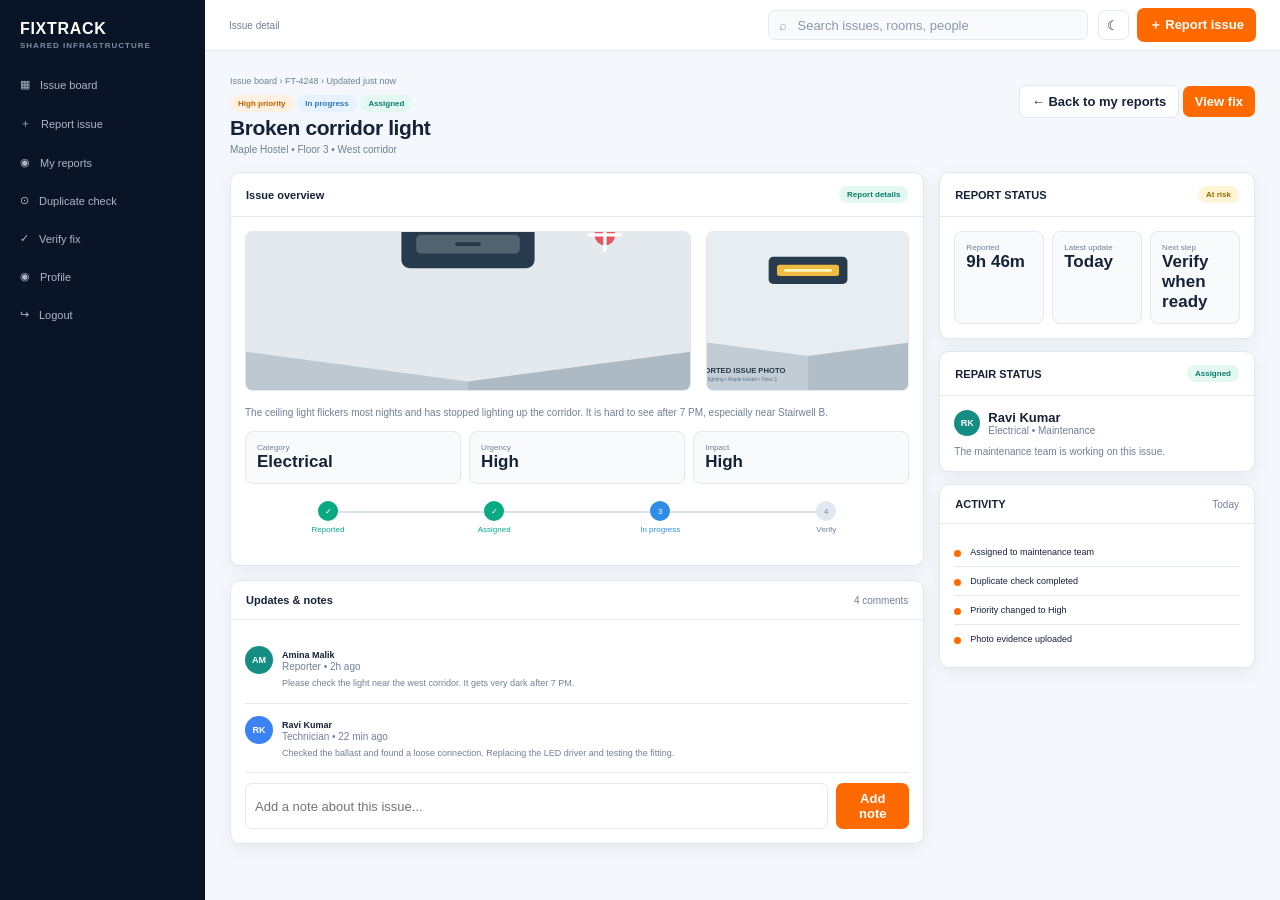
<file: 07_issue_detail/index.html>
<!doctype html><html lang="en"><head><meta charset="UTF-8"><meta name="viewport" content="width=device-width,initial-scale=1"><title>FixTrack — Issue Detail</title><link rel="stylesheet" href="style.css"></head>
<body><input id="menu" type="checkbox"><input id="dark" type="checkbox"><div class="app">
<aside class="sidebar"><div class="logo">FIXTRACK<small>SHARED INFRASTRUCTURE</small></div><nav class="nav">
<a href="../01_issue_board/index.html"><span class="icon">▦</span>Issue board</a>
<a href="../02_report_issue/index.html"><span class="icon">＋</span>Report issue</a>
<a href="../04_waiting_line/index.html"><span class="icon">◉</span>My reports</a>
<a href="../03_possible_duplicate/index.html"><span class="icon">⊙</span>Duplicate check</a>
<a href="../06_verify_fix/index.html"><span class="icon">✓</span>Verify fix</a>
<a href="../00_profile/index.html"><span class="icon">◉</span>Profile</a>
<a href="../00_auth/index.html"><span class="icon">↪</span>Logout</a>
</nav></aside><div class="overlay"></div>
<main class="main"><header class="top"><label for="menu" class="hamb">☰</label><div class="sub">Issue detail</div><div class="search">⌕ &nbsp; Search issues, rooms, people</div><div class="top-actions"><label for="dark" class="theme">☾</label><details class="dropdown"><summary class="btn primary">＋ Report issue</summary><div class="dropmenu"><a href="../02_report_issue/index.html">New issue</a><a href="../03_possible_duplicate/index.html">Check duplicates</a><a href="../04_waiting_line/index.html">Open waiting line</a></div></details></div></header>
<div class="page"><div class="crumb">Issue board › FT-4248 › Updated just now</div><div class="title"><div><div><span class="pill p-orange">High priority</span> <span class="pill p-blue">In progress</span> <span class="pill p-green">Assigned</span></div><h1>Broken corridor light</h1><div class="sub">Maple Hostel • Floor 3 • West corridor</div></div><div><a class="btn outline" href="../05_assigned_work/index.html">← Back to my reports</a> <a class="btn primary" href="../06_verify_fix/index.html">View fix</a></div></div>
<div class="grid2"><div>
<section class="card"><div class="head"><strong>Issue overview</strong><span class="p-green pill">Report details</span></div><div class="pad"><div class="grid2"><div><img class="photo" src="../assets/fixed-before.svg" alt="Broken corridor light"></div><div><img class="photo" src="../assets/report-corridor.svg" alt="Corridor close view"></div></div><p class="sub" style="line-height:1.7">The ceiling light flickers most nights and has stopped lighting up the corridor. It is hard to see after 7 PM, especially near Stairwell B.</p><div class="metrics"><div class="metric"><small>Category</small><b>Electrical</b></div><div class="metric"><small>Urgency</small><b>High</b></div><div class="metric"><small>Impact</small><b>High</b></div></div><div class="timeline"><div class="tstep done"><div class="circle">✓</div>Reported</div><div class="tstep done"><div class="circle">✓</div>Assigned</div><div class="tstep active"><div class="circle">3</div>In progress</div><div class="tstep"><div class="circle">4</div>Verify</div></div></div></section>
<section class="card" style="margin-top:14px"><div class="head"><strong>Updates & notes</strong><span class="sub">4 comments</span></div><div class="pad"><div class="comment"><div class="avatar">AM</div><div><b>Amina Malik</b><div class="sub">Reporter • 2h ago</div><p>Please check the light near the west corridor. It gets very dark after 7 PM.</p></div></div><div class="comment"><div class="avatar" style="background:#3b82f6">RK</div><div><b>Ravi Kumar</b><div class="sub">Technician • 22 min ago</div><p>Checked the ballast and found a loose connection. Replacing the LED driver and testing the fitting.</p></div></div><div style="display:flex;gap:8px;margin-top:10px"><input class="input" placeholder="Add a note about this issue..."><button class="btn primary">Add note</button></div></div></section></div>
<aside><section class="card"><div class="head"><strong>REPORT STATUS</strong><span class="pill p-yellow">At risk</span></div><div class="pad"><div class="metrics"><div class="metric"><small>Reported</small><b>9h 46m</b></div><div class="metric"><small>Latest update</small><b>Today</b></div><div class="metric"><small>Next step</small><b>Verify when ready</b></div></div></div></section>
<section class="card" style="margin-top:12px"><div class="head"><strong>REPAIR STATUS</strong><span class="pill p-green">Assigned</span></div><div class="pad"><div class="person"><div class="avatar">RK</div><div><b>Ravi Kumar</b><div class="sub">Electrical • Maintenance</div></div></div><div class="sub" style="margin-top:10px">The maintenance team is working on this issue.</div></div></section>
<section class="card" style="margin-top:12px"><div class="head"><strong>ACTIVITY</strong><span class="sub">Today</span></div><div class="pad"><div class="activity"><span class="dot"></span>Assigned to maintenance team</div><div class="activity"><span class="dot"></span>Duplicate check completed</div><div class="activity"><span class="dot"></span>Priority changed to High</div><div class="activity"><span class="dot"></span>Photo evidence uploaded</div></div></section></aside></div></div></main></div></body></html>
</file>
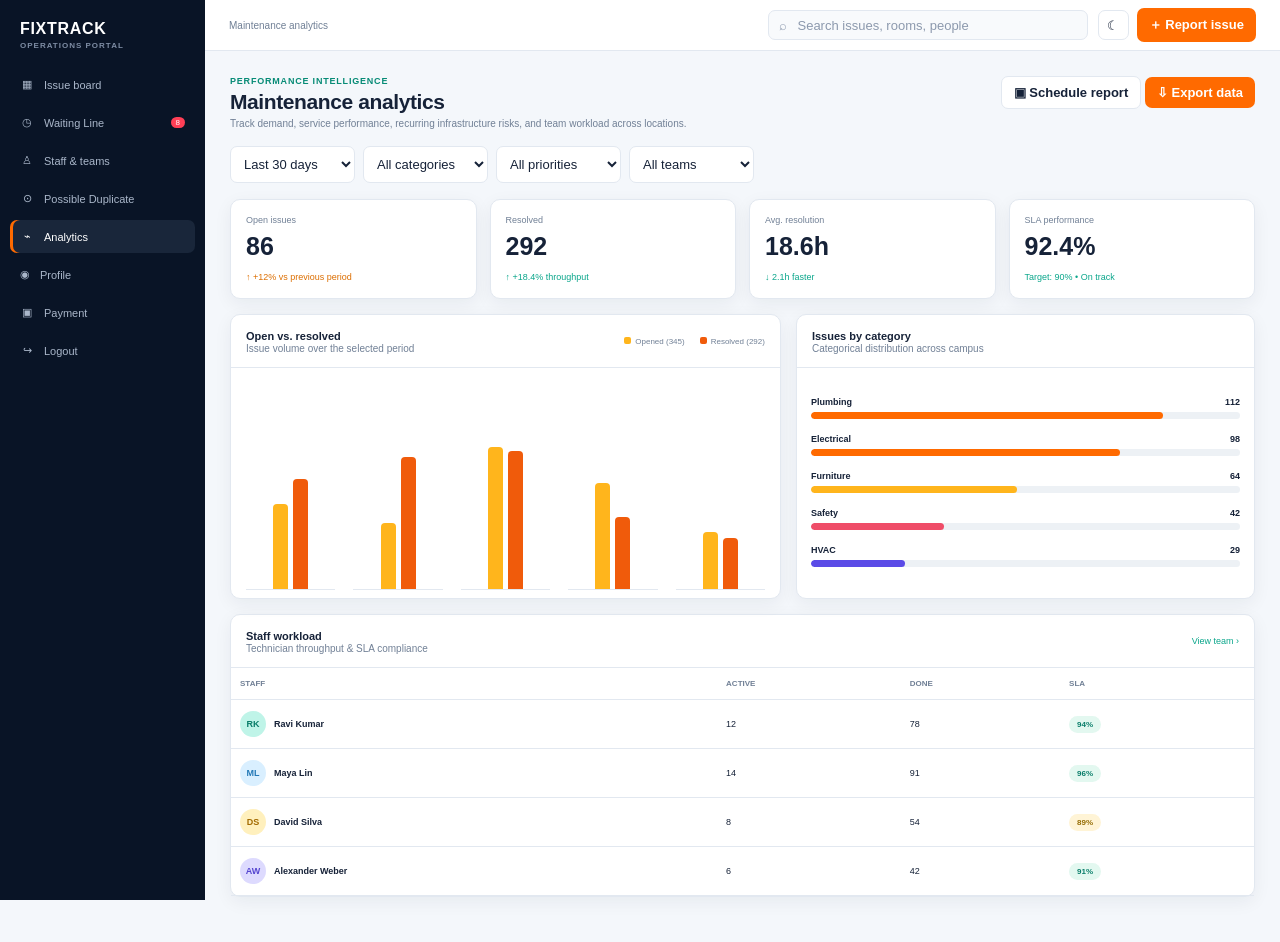
<file: 08_analytics/index.html>
<!doctype html><html lang="en"><head><meta charset="UTF-8"><meta name="viewport" content="width=device-width,initial-scale=1"><title>FixTrack — Maintenance Analytics</title><link rel="stylesheet" href="style.css"></head>
<body><input id="menu" type="checkbox"><input id="dark" type="checkbox"><div class="app">
<aside class="sidebar"><div class="logo">FIXTRACK<small>OPERATIONS PORTAL</small></div><nav class="nav"><a href="../01_issue_board/index.html"><i>▦</i>Issue board</a><a href="../04_waiting_line/index.html"><i>◷</i>Waiting Line <span class="badge">8</span></a><a href="../07_issue_detail/index.html"><i>♙</i>Staff & teams</a><a href="../03_possible_duplicate/index.html"><i>⊙</i>Possible Duplicate</a><a class="active" href="../08_analytics/index.html"><i>⌁</i>Analytics</a><a href="../00_profile/index.html"><span class="icon">◉</span>Profile</a>
<a href="../09_billing/index.html"><i>▣</i>Payment</a><a href="../00_auth/index.html"><i>↪</i>Logout</a>
</nav></aside><div class="overlay"></div>
<main class="main"><header class="top"><label for="menu" class="hamb">☰</label><div class="sub">Maintenance analytics</div><div class="search">⌕ &nbsp; Search issues, rooms, people</div><div class="top-actions"><label for="dark" class="theme">☾</label><details class="dropdown"><summary class="btn primary">＋ Report issue</summary><div class="dropmenu"><a href="../02_report_issue/index.html">New issue</a><a href="../03_possible_duplicate/index.html">Check duplicates</a><a href="../04_waiting_line/index.html">Waiting line</a></div></details></div></header>
<div class="page"><div class="title"><div><div class="eyebrow">PERFORMANCE INTELLIGENCE</div><h1>Maintenance analytics</h1><div class="sub">Track demand, service performance, recurring infrastructure risks, and team workload across locations.</div></div><div><button class="btn outline">▣ Schedule report</button> <button class="btn primary">⇩ Export data</button></div></div>
<div class="filters"><select><option>Last 30 days</option><option>Last 7 days</option><option>Last 90 days</option></select><select><option>All categories</option><option>Electrical</option><option>Plumbing</option><option>Safety</option></select><select><option>All priorities</option><option>Critical</option><option>High</option><option>Medium</option></select><select><option>All teams</option><option>Electrical</option><option>Plumbing</option><option>HVAC</option></select></div>
<section class="cards4"><div class="card stat"><small>Open issues</small><b>86</b><span class="warn">↑ +12% vs previous period</span></div><div class="card stat"><small>Resolved</small><b>292</b><span class="up">↑ +18.4% throughput</span></div><div class="card stat"><small>Avg. resolution</small><b>18.6h</b><span class="up">↓ 2.1h faster</span></div><div class="card stat"><small>SLA performance</small><b>92.4%</b><span class="up">Target: 90% • On track</span></div></section>
<div class="grid3" style="margin-top:15px"><section class="card"><div class="head"><div><strong>Open vs. resolved</strong><div class="sub">Issue volume over the selected period</div></div><div class="legend"><span>Opened (345)</span><span class="l2">Resolved (292)</span></div></div><div class="chart"><div class="barcol"><i class="orangebar" style="height:45%"></i><i class="redbar" style="height:58%"></i></div><div class="barcol"><i class="orangebar" style="height:35%"></i><i class="redbar" style="height:70%"></i></div><div class="barcol"><i class="orangebar" style="height:75%"></i><i class="redbar" style="height:73%"></i></div><div class="barcol"><i class="orangebar" style="height:56%"></i><i class="redbar" style="height:38%"></i></div><div class="barcol"><i class="orangebar" style="height:30%"></i><i class="redbar" style="height:27%"></i></div></div></section>
<section class="card"><div class="head"><div><strong>Issues by category</strong><div class="sub">Categorical distribution across campus</div></div></div><div class="pad"><div class="progressrow"><div class="rowline"><b>Plumbing</b><b>112</b></div><div class="line"><i style="width:82%"></i></div></div><div class="progressrow"><div class="rowline"><b>Electrical</b><b>98</b></div><div class="line"><i style="width:72%"></i></div></div><div class="progressrow"><div class="rowline"><b>Furniture</b><b>64</b></div><div class="line"><i style="width:48%;background:#ffb51c"></i></div></div><div class="progressrow"><div class="rowline"><b>Safety</b><b>42</b></div><div class="line"><i style="width:31%;background:#ef4d68"></i></div></div><div class="progressrow"><div class="rowline"><b>HVAC</b><b>29</b></div><div class="line"><i style="width:22%;background:#5b4be7"></i></div></div></div></section></div>
<section class="card" style="margin-top:15px"><div class="head"><div><strong>Staff workload</strong><div class="sub">Technician throughput & SLA compliance</div></div><a href="../07_issue_detail/index.html" class="up">View team ›</a></div><table class="table"><thead><tr><th>Staff</th><th>Active</th><th>Done</th><th>SLA</th></tr></thead><tbody><tr><td><div class="person"><div class="avatar" style="background:#bff4e8;color:#087d69">RK</div><b>Ravi Kumar</b></div></td><td>12</td><td>78</td><td><span class="pill p-green">94%</span></td></tr><tr><td><div class="person"><div class="avatar" style="background:#d9efff;color:#2479b7">ML</div><b>Maya Lin</b></div></td><td>14</td><td>91</td><td><span class="pill p-green">96%</span></td></tr><tr><td><div class="person"><div class="avatar" style="background:#fff0bd;color:#a36b00">DS</div><b>David Silva</b></div></td><td>8</td><td>54</td><td><span class="pill p-yellow">89%</span></td></tr><tr><td><div class="person"><div class="avatar" style="background:#dddafe;color:#5545d0">AW</div><b>Alexander Weber</b></div></td><td>6</td><td>42</td><td><span class="pill p-green">91%</span></td></tr></tbody></table></section>
</div></main></div></body></html>
</file>
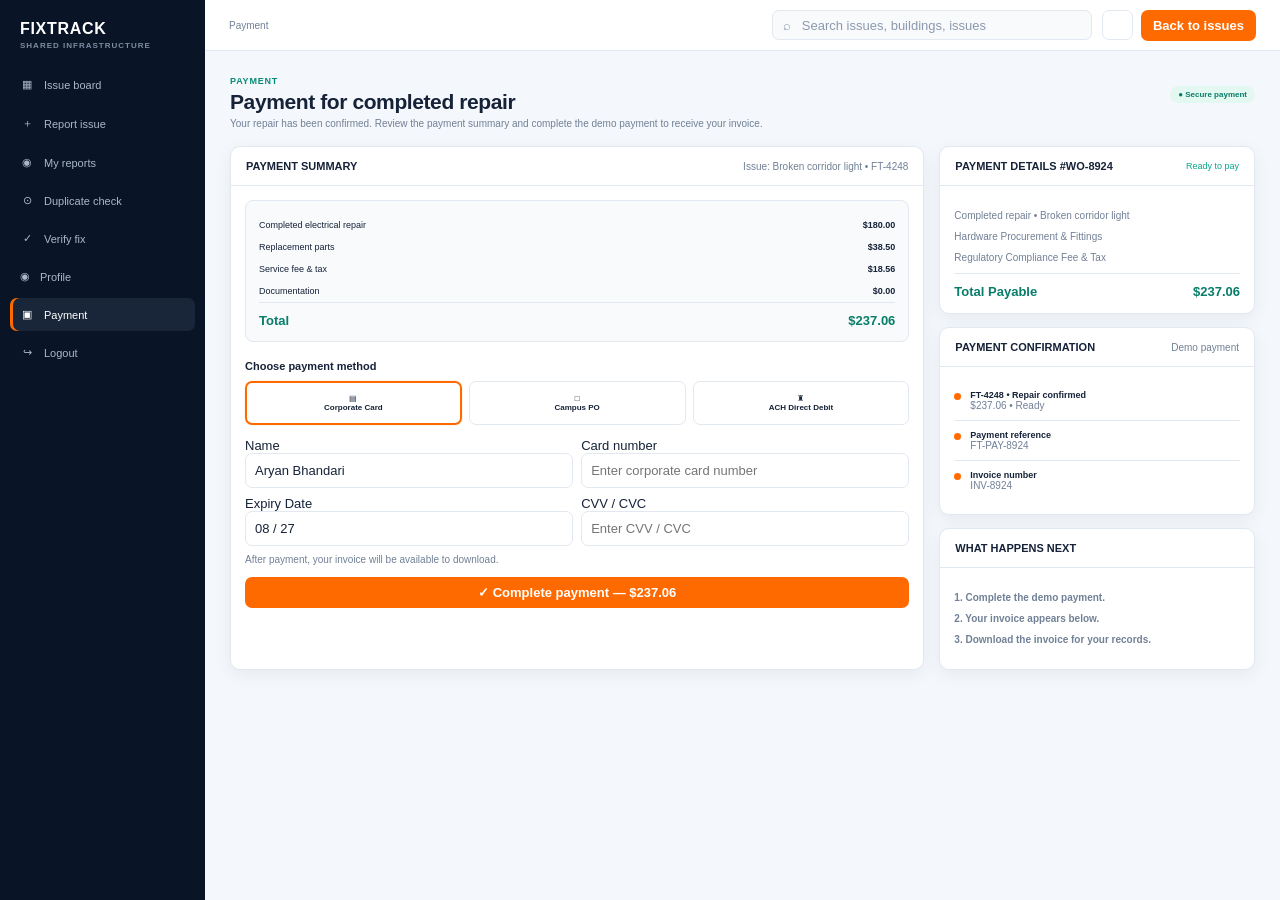
<file: 09_billing/index.html>
<!doctype html>
<html lang="en">
<head>
  <meta charset="UTF-8">
  <meta name="viewport" content="width=device-width,initial-scale=1">
  <title>FixTrack — Payment & Invoice</title>
  <link rel="stylesheet" href="style.css">
</head>
<body>
<input id="menu" type="checkbox">
<input id="dark" type="checkbox">
<div class="app">
  <aside class="sidebar">
    <div class="logo">FIXTRACK<small>SHARED INFRASTRUCTURE</small></div>
    <nav class="nav">
<a href="../01_issue_board/index.html"><i>▦</i>Issue board</a>
<a href="../02_report_issue/index.html"><i>＋</i>Report issue</a>
<a href="../04_waiting_line/index.html"><i>◉</i>My reports</a>
<a href="../03_possible_duplicate/index.html"><i>⊙</i>Duplicate check</a>
<a href="../06_verify_fix/index.html"><i>✓</i>Verify fix</a>
<a href="../00_profile/index.html"><span class="icon">◉</span>Profile</a>
<a class="active" href="../09_billing/index.html"><i>▣</i>Payment</a>
<a href="../00_auth/index.html"><i>↪</i>Logout</a>
</nav>
    </aside>
  <div class="overlay"></div>

  <main class="main">
    <header class="top">
      <label for="menu" class="hamb">☰</label>
      <div class="sub">Payment</div>
      <div class="search">⌕ &nbsp; Search issues, buildings, issues</div>
      <div class="top-actions">
        <label for="dark" class="theme">☾</label>
        <a class="btn primary" href="../01_issue_board/index.html">Back to issues</a>
      </div>
    </header>

    <div class="page">
      <div class="eyebrow">PAYMENT</div>
      <div class="title">
        <div>
          <h1>Payment for completed repair</h1>
          <div class="sub">Your repair has been confirmed. Review the payment summary and complete the demo payment to receive your invoice.</div>
        </div>
        <div style="display:flex;gap:8px;align-items:center">
          <span class="pill p-green">● Secure payment</span>
          
        </div>
      </div>

      <div class="grid2">
        <section class="card bill-print-area">
          <div class="head">
            <strong>PAYMENT SUMMARY</strong>
            <span class="sub">Issue: Broken corridor light • FT-4248</span>
          </div>
          <div class="pad">
            <div class="billbox">
              <div class="billline"><span>Completed electrical repair</span><b>$180.00</b></div>
              <div class="billline"><span>Replacement parts</span><b>$38.50</b></div>
              <div class="billline"><span>Service fee &amp; tax</span><b>$18.56</b></div>
              <div class="billline"><span>Documentation</span><b>$0.00</b></div>
              <div class="billtotal"><span>Total</span><b>$237.06</b></div>
            </div>

            <h3 style="font-size:11px;margin:18px 0 8px">Choose payment method</h3>
            <div class="paymethods">
              <input class="payment-choice" id="pay-card" type="radio" name="payment-method" checked>
              <label class="pay" for="pay-card">▤<br><b>Corporate Card</b></label>
              <input class="payment-choice" id="pay-po" type="radio" name="payment-method">
              <label class="pay" for="pay-po">□<br><b>Campus PO</b></label>
              <input class="payment-choice" id="pay-ach" type="radio" name="payment-method">
              <label class="pay" for="pay-ach">♜<br><b>ACH Direct Debit</b></label>
            </div>

            <div class="form2">
              <label>Name<input class="input" value="Aryan Bhandari" placeholder="Enter cardholder name"></label>
              <label>Card number<input class="input" value="" placeholder="Enter corporate card number" inputmode="numeric"></label>
              <label>Expiry Date<input class="input" value="08 / 27" placeholder="MM / YY" inputmode="numeric"></label>
              <label>CVV / CVC<input class="input" value="" placeholder="Enter CVV / CVC" inputmode="numeric"></label>
            </div>

            <div class="sub print-note" style="margin-top:8px">After payment, your invoice will be available to download.</div>

            <!-- CSS-only demo state: checking this box reveals the simulated payment confirmation and invoice. -->
            <input id="payment-cleared" type="checkbox" class="payment-state">
            <label for="payment-cleared" class="btn primary pay-button payment-trigger" style="display:block;width:100%;margin-top:12px;text-align:center">
              ✓ Complete payment — $237.06
            </label>

            <div class="payment-success" role="status">
              <div class="success-icon">✓</div>
              <div>
                <strong>Payment completed successfully</strong>
                <span>Demo transaction FT-PAY-8924 • $237.06 • Corporate Card •••• 4082</span>
              </div>
            </div>

            <div class="invoice-after-payment">
              <div class="invoice-head">
                <div>
                  <strong>INVOICE</strong>
                  <span class="pill p-green">PAID</span>
                </div>
                <span class="sub">Invoice #INV-8924</span>
              </div>
              <div class="invoice-meta">
                <div><span>Vendor</span><b>Apex Work Solutions</b></div>
                <div><span>Work Order</span><b>#WO-8924</b></div>
                <div><span>Payment Date</span><b>06 Oct 2026</b></div>
                <div><span>Payment Reference</span><b>FT-PAY-8924 (demo)</b></div>
              </div>
              <div class="invoice-items">
                <div><span>Emergency Response / Electrical Repair</span><b>$180.00</b></div>
                <div><span>Hardware Procurement &amp; Fittings</span><b>$38.50</b></div>
                <div><span>Regulatory Compliance Fee &amp; Tax (8.25%)</span><b>$18.56</b></div>
                <div class="invoice-total"><span>Total Paid</span><b>$237.06</b></div>
              </div>
              <div style="margin-top:12px"><a class="btn primary" href="bill.html" download="FixTrack-Invoice-INV-8924.html">↓ Download Invoice</a></div>
              <div class="invoice-footer">
                Payment status: <strong>PAID IN FULL (DEMO)</strong> • Your invoice is ready to download.
                <div style="margin-top:5px">This is a UI demonstration only; no real payment has been processed.</div>
              </div>
            </div>
          </div>
        </section>

        <aside>
          <section class="card">
            <div class="head"><strong>PAYMENT DETAILS #WO-8924</strong><span class="up">Ready to pay</span></div>
            <div class="pad">
              <p class="sub">Completed repair • Broken corridor light</p>
              <p class="sub">Hardware Procurement &amp; Fittings</p>
              <p class="sub">Regulatory Compliance Fee &amp; Tax</p>
              <div class="billtotal"><span>Total Payable</span><b>$237.06</b></div>
            </div>
          </section>

          <section class="card" style="margin-top:13px">
            <div class="head"><strong>PAYMENT CONFIRMATION</strong><span class="sub">Demo payment</span></div>
            <div class="pad">
              <div class="activity"><span class="dot"></span><div><b>FT-4248 • Repair confirmed</b><br><span class="sub">$237.06 • Ready</span></div></div>
              <div class="activity"><span class="dot"></span><div><b>Payment reference</b><br><span class="sub">FT-PAY-8924</span></div></div>
              <div class="activity"><span class="dot"></span><div><b>Invoice number</b><br><span class="sub">INV-8924</span></div></div>
            </div>
          </section>

          <section class="card" style="margin-top:13px">
            <div class="head"><strong>WHAT HAPPENS NEXT</div>
            <div class="pad">
              <p class="sub">1. Complete the demo payment.</p>
              <p class="sub">2. Your invoice appears below.</p>
              <p class="sub">3. Download the invoice for your records.</p>
            </div>
          </section>
        </aside>
      </div>
    </div>
  </main>
</div>
</body>
</html>
</file>
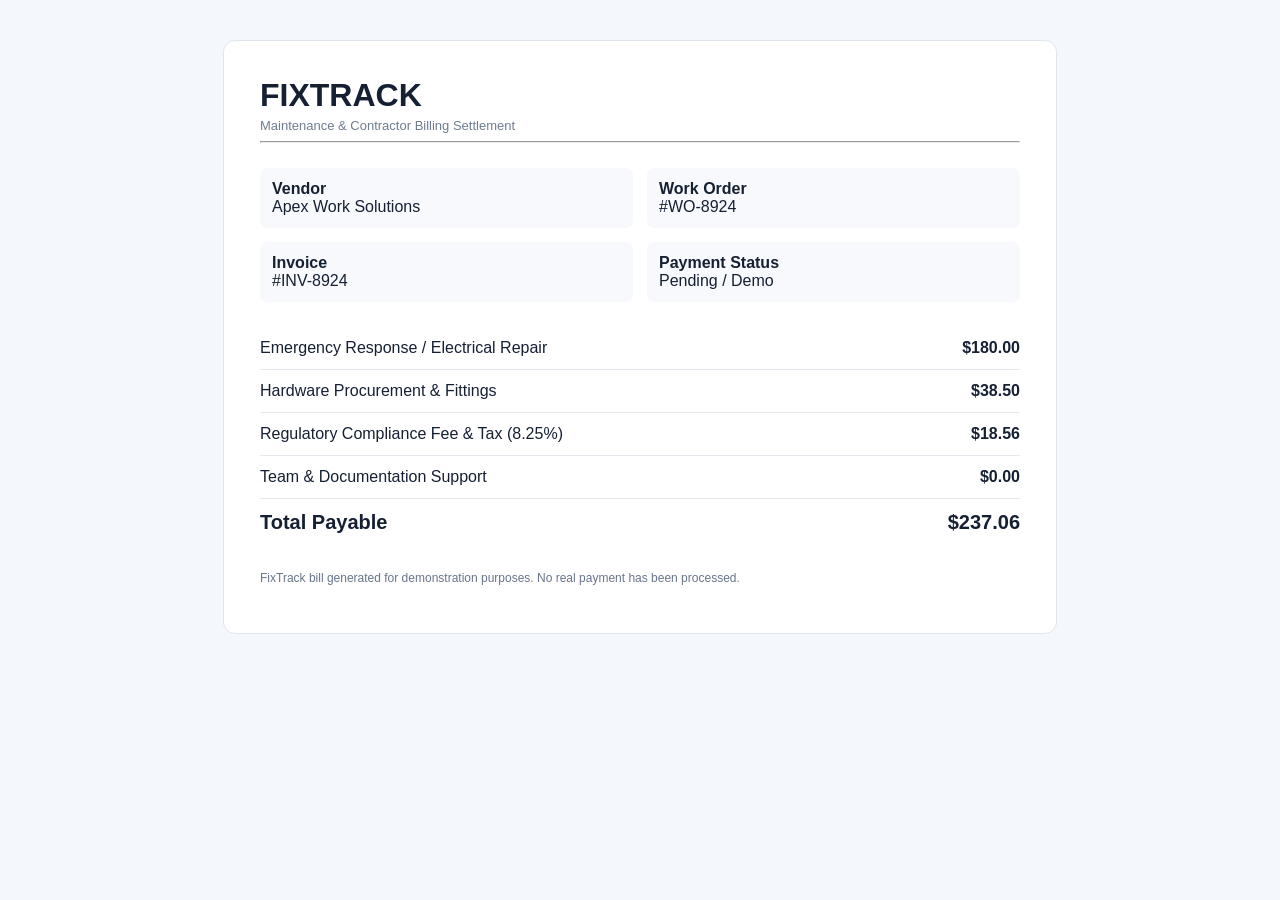
<file: 09_billing/bill.html>
<!doctype html>
<html lang="en">
<head>
<meta charset="UTF-8">
<meta name="viewport" content="width=device-width,initial-scale=1">
<title>FixTrack Bill — WO-8924</title>
<style>
body{font-family:Arial,sans-serif;background:#f4f7fb;color:#152033;margin:0;padding:40px}
.bill{max-width:760px;margin:auto;background:#fff;border:1px solid #dfe5ec;padding:36px;border-radius:12px}
h1{margin:0 0 4px}.muted{color:#6f7d90;font-size:13px}
.row{display:flex;justify-content:space-between;border-bottom:1px solid #e5e9ef;padding:12px 0}.total{font-size:20px;font-weight:800;border-bottom:0}
.meta{display:grid;grid-template-columns:1fr 1fr;gap:14px;margin:25px 0}.meta div{background:#f7f9fc;padding:12px;border-radius:7px}
.note{margin-top:25px;font-size:12px;color:#68758a}
</style>
</head>
<body><div class="bill">
<h1>FIXTRACK</h1><div class="muted">Maintenance & Contractor Billing Settlement</div><hr>
<div class="meta">
<div><b>Vendor</b><br>Apex Work Solutions</div><div><b>Work Order</b><br>#WO-8924</div>
<div><b>Invoice</b><br>#INV-8924</div><div><b>Payment Status</b><br>Pending / Demo</div>
</div>
<div class="row"><span>Emergency Response / Electrical Repair</span><b>$180.00</b></div>
<div class="row"><span>Hardware Procurement & Fittings</span><b>$38.50</b></div>
<div class="row"><span>Regulatory Compliance Fee & Tax (8.25%)</span><b>$18.56</b></div>
<div class="row"><span>Team & Documentation Support</span><b>$0.00</b></div>
<div class="row total"><span>Total Payable</span><span>$237.06</span></div>
<p class="note">FixTrack bill generated for demonstration purposes. No real payment has been processed.</p>
</div></body></html>
</file>
<file: 00_auth/style.css>
:root{--primary-red:#ff4b2b;--primary-red-dark:#e03a1e;--bg-light:#f6f5f7;--text-dark:#2d3748;--text-muted:#718096;--input-bg:#f3f4f6;--shadow-card:0 14px 28px rgba(0,0,0,.22),0 10px 10px rgba(0,0,0,.15);--transition-speed:.6s}
*{box-sizing:border-box;margin:0;padding:0;font-family:'Montserrat',sans-serif;-webkit-tap-highlight-color:transparent}
body{background:var(--bg-light);display:flex;justify-content:center;align-items:center;min-height:100vh;padding:20px}
#login-view,#signup-view{display:none}
.auth-card{background:#fff;border-radius:12px;box-shadow:var(--shadow-card);position:relative;overflow:hidden;width:768px;max-width:100%;min-height:500px;display:flex}
.form-container{position:absolute;top:0;height:100%;transition:all var(--transition-speed) ease-in-out}
.form-container form{background:#fff;display:flex;align-items:center;justify-content:center;flex-direction:column;padding:0 45px;height:100%;text-align:center}
.fixtrack-mini{color:var(--primary-red);font-size:10px;font-weight:700;letter-spacing:2px;margin-bottom:12px}
h1{font-weight:700;font-size:26px;color:var(--text-dark);margin-bottom:12px}
.social-container{margin:12px 0;display:flex;gap:12px}
.social-icon{border:1px solid #e2e8f0;border-radius:50%;display:inline-flex;justify-content:center;align-items:center;height:40px;width:40px;color:#4a5568;text-decoration:none;font-size:13px;font-weight:700;transition:all .2s ease}
.social-icon:hover{background:var(--primary-red);color:#fff;border-color:var(--primary-red);transform:translateY(-2px)}
.subtext{font-size:12px;color:var(--text-muted);margin-bottom:16px}
.form-container input:not([type=radio]){background:var(--input-bg);border:1px solid transparent;border-radius:8px;padding:12px 16px;margin:6px 0;width:100%;font-size:13px;outline:none;transition:all .2s ease}
.form-container input:focus{background:#fff;border-color:var(--primary-red);box-shadow:0 0 0 3px rgba(255,75,43,.15)}
.forgot-pass{color:var(--text-muted);font-size:12px;text-decoration:none;margin:14px 0 16px}
.forgot-pass:hover{color:var(--primary-red);text-decoration:underline}
.btn-solid{border-radius:25px;border:1px solid var(--primary-red);background:var(--primary-red);color:#fff;font-size:12px;font-weight:700;padding:12px 45px;letter-spacing:1px;text-transform:uppercase;cursor:pointer;transition:all .2s ease;box-shadow:0 4px 12px rgba(255,75,43,.25)}
.btn-solid:hover{background:var(--primary-red-dark);border-color:var(--primary-red-dark);transform:translateY(-1px);box-shadow:0 6px 16px rgba(255,75,43,.35)}
.btn-outline{border-radius:25px;border:1px solid #fff;background:transparent;color:#fff;font-size:12px;font-weight:700;padding:12px 45px;letter-spacing:1px;text-transform:uppercase;cursor:pointer;display:inline-block;transition:all .2s ease}
.btn-outline:hover{background:#fff;color:var(--primary-red);transform:translateY(-1px)}
.sign-in-container{left:0;width:50%;z-index:2}
.sign-up-container{left:0;width:50%;opacity:0;z-index:1}
.overlay-container{position:absolute;top:0;left:50%;width:50%;height:100%;overflow:hidden;transition:transform var(--transition-speed) ease-in-out;z-index:100}
.overlay{background:var(--primary-red);color:#fff;position:relative;left:-100%;height:100%;width:200%;transform:translateX(0);transition:transform var(--transition-speed) ease-in-out}
.overlay-panel{position:absolute;display:flex;align-items:center;justify-content:center;flex-direction:column;padding:0 40px;text-align:center;top:0;height:100%;width:50%;transition:transform var(--transition-speed) ease-in-out}
.overlay-panel h1{color:#fff;margin-bottom:0}
.overlay-panel p{font-size:13px;font-weight:300;line-height:20px;margin:16px 0 24px;opacity:.95}
.overlay-logo{font-size:11px;font-weight:700;letter-spacing:2px;margin-bottom:18px}
.overlay-left{transform:translateX(-20%)}
.overlay-right{right:0;transform:translateX(0)}
#signup-view:checked~.auth-card .sign-in-container{transform:translateX(100%);opacity:0;z-index:1}
#signup-view:checked~.auth-card .sign-up-container{transform:translateX(100%);opacity:1;z-index:5;animation:revealForm .6s}
#signup-view:checked~.auth-card .overlay-container{transform:translateX(-100%)}
#signup-view:checked~.auth-card .overlay{transform:translateX(50%)}
#signup-view:checked~.auth-card .overlay-left{transform:translateX(0)}
#signup-view:checked~.auth-card .overlay-right{transform:translateX(20%)}
@keyframes revealForm{0%,49.99%{opacity:0;z-index:1}50%,100%{opacity:1;z-index:5}}
@media(max-width:640px){body{padding:12px}.auth-card{min-height:560px}.form-container form{padding:0 24px}.overlay-panel{padding:0 20px}.overlay-panel h1{font-size:22px}.overlay-panel p{font-size:12px}.btn-solid,.btn-outline{padding:10px 32px}}
</file>
<file: 00_profile/style.css>
:root{--bg:#f4f7fb;--panel:#fff;--panel2:#f8fafc;--text:#152033;--muted:#778399;--border:#e4e9f0;--sidebar:#07111f;--orange:#ff8a00;--green:#11a879;--shadow:0 5px 18px rgba(18,31,53,.06)}*{box-sizing:border-box}html,body{margin:0;min-height:100%;font-family:Inter,system-ui,sans-serif;background:var(--bg);color:var(--text)}a{text-decoration:none;color:inherit}.app{min-height:100vh;display:flex}.sidebar{width:224px;position:fixed;inset:0 auto 0 0;background:var(--sidebar);color:#b9c4d4;padding:18px 12px}.brand{font-weight:900;color:#fff;font-size:16px;padding:3px 9px 20px;letter-spacing:1px}.brand small{display:block;color:#8b98aa;font-size:7px;letter-spacing:1.3px;margin-top:3px}.nav{display:flex;flex-direction:column;gap:5px}.nav a{padding:10px;border-radius:7px;display:flex;align-items:center;gap:10px;font-size:12px}.nav a:hover,.nav a.active{background:#19283a;color:#fff}.nav a.active{box-shadow:inset 3px 0 var(--orange)}.icon{width:15px;text-align:center;color:#8fa0b6}.content{margin-left:224px;min-width:0;flex:1}.topbar{height:54px;background:var(--panel);border-bottom:1px solid var(--border);display:flex;align-items:center;padding:0 22px;gap:20px}.back{color:var(--muted);font-size:12px}.title{font-weight:800}.page{padding:24px;max-width:1000px;margin:auto}.eyebrow{font-size:9px;font-weight:900;color:var(--orange);letter-spacing:.7px;text-transform:uppercase}h1{font-size:24px;margin:5px 0}.subtitle{color:var(--muted);font-size:12px}.profile-card,.card{background:var(--panel);border:1px solid var(--border);border-radius:10px;box-shadow:var(--shadow);margin-top:18px;padding:20px}.hero{display:flex;align-items:center;gap:15px;padding-bottom:18px;border-bottom:1px solid var(--border)}.avatar{width:64px;height:64px;border-radius:50%;display:grid;place-items:center;background:#2479d1;color:#fff;font-weight:900;font-size:20px}.hero h2{margin:0 0 4px;font-size:18px}.hero p{margin:0 0 7px;color:var(--muted);font-size:12px}.status{font-size:10px;color:var(--green);font-weight:800}.grid{display:grid;grid-template-columns:1fr 1fr;gap:14px;margin-top:18px}label{font-size:10px;font-weight:800;color:var(--muted)}input{display:block;width:100%;margin-top:6px;padding:10px;border:1px solid var(--border);border-radius:7px;background:var(--panel2);color:var(--text)}.card h2{font-size:14px;margin:0 0 12px}.rows>div{display:flex;justify-content:space-between;padding:11px 0;border-bottom:1px solid var(--border);font-size:12px}.rows>div:last-child{border:0}.rows span{color:var(--muted)}@media(max-width:700px){.sidebar{width:190px}.content{margin-left:190px}.grid{grid-template-columns:1fr}.page{padding:18px}}
</file>
<file: 01_issue_board/style.css>
:root{
  --bg:#f4f7fb;
  --panel:#ffffff;
  --panel-2:#f8fafc;
  --text:#152033;
  --muted:#778399;
  --border:#e4e9f0;
  --sidebar:#07111f;
  --sidebar-2:#0c1727;
  --orange:#ff8a00;
  --orange-2:#ff6b00;
  --green:#11a879;
  --red:#ef5350;
  --blue:#3298e8;
  --yellow:#f5b942;
  --shadow:0 5px 18px rgba(18,31,53,.06);
  --radius:10px;
}
#dark-mode:checked ~ .app,
#dark-mode:checked ~ *{
  --bg:#0b1220;
  --panel:#111b2b;
  --panel-2:#0e1725;
  --text:#edf3fb;
  --muted:#91a0b6;
  --border:#26354a;
  --sidebar:#050b14;
  --sidebar-2:#091321;
  --shadow:0 6px 22px rgba(0,0,0,.25);
}
*{box-sizing:border-box}
html,body{margin:0;min-height:100%;font-family:Inter,ui-sans-serif,system-ui,-apple-system,BlinkMacSystemFont,"Segoe UI",sans-serif;background:var(--bg);color:var(--text)}
body{font-size:13px}
a{color:inherit;text-decoration:none}
button,input,select,textarea{font:inherit}
.app{min-height:100vh;display:flex;background:var(--bg)}
.sidebar{width:224px;position:fixed;left:0;top:0;bottom:0;background:var(--sidebar);color:#b9c4d4;padding:18px 12px;z-index:20;display:flex;flex-direction:column}
.brand{font-weight:900;letter-spacing:1px;color:#fff;font-size:16px;line-height:1.05;padding:3px 9px 20px}
.brand small{display:block;color:#8b98aa;font-size:7px;letter-spacing:1.3px;margin-top:3px}
.nav{display:flex;flex-direction:column;gap:5px}
.nav a{padding:10px 10px;border-radius:7px;display:flex;align-items:center;gap:10px;font-size:12px}
.nav a:hover,.nav a.active{background:#19283a;color:#fff}
.nav a.active{box-shadow:inset 3px 0 var(--orange)}
.nav .icon{width:15px;text-align:center;color:#8fa0b6}
.nav .badge{margin-left:auto;background:#ff3f56;color:#fff;border-radius:10px;padding:1px 5px;font-size:9px}
.profile-mini{margin-top:auto;background:#0d1b2b;border:1px solid #1d3048;border-radius:8px;padding:9px}
.profile-mini .row{display:flex;align-items:center;gap:8px}
.avatar{width:26px;height:26px;border-radius:50%;display:grid;place-items:center;background:#2479d1;color:#fff;font-weight:800;font-size:10px}
.profile-mini strong{font-size:10px;color:#e9f0fa}
.profile-mini span{display:block;color:#718198;font-size:8px}
.progress{height:5px;background:#203149;border-radius:10px;overflow:hidden;margin-top:8px}
.progress i{display:block;width:92%;height:100%;background:#11b884}
.content{margin-left:224px;min-width:0;flex:1}
.topbar{height:54px;background:var(--panel);border-bottom:1px solid var(--border);display:flex;align-items:center;gap:10px;padding:0 18px;position:sticky;top:0;z-index:10}
.topbar .search{flex:1;max-width:470px;border:1px solid var(--border);background:var(--panel-2);height:31px;border-radius:7px;padding:0 11px;color:var(--muted);display:flex;align-items:center;gap:8px}
.topbar .actions{margin-left:auto;display:flex;align-items:center;gap:8px}
.icon-btn{border:1px solid var(--border);background:var(--panel);color:var(--muted);height:30px;width:31px;border-radius:7px;display:grid;place-items:center}
.btn{border:0;border-radius:7px;padding:8px 13px;font-weight:700;cursor:pointer;display:inline-flex;align-items:center;justify-content:center;gap:6px}
.btn-primary{background:var(--orange);color:#fff}
.btn-primary:hover{background:var(--orange-2)}
.btn-outline{background:var(--panel);border:1px solid var(--border);color:var(--text)}
.btn-green{background:#087e68;color:#fff}
.page{padding:20px 22px 35px;max-width:1450px;margin:auto}
.crumb{font-size:10px;color:var(--muted);margin-bottom:7px}
.eyebrow{font-size:9px;font-weight:900;color:var(--orange);letter-spacing:.7px;text-transform:uppercase}
.title-row{display:flex;align-items:center;justify-content:space-between;gap:15px;margin-bottom:18px}
h1{font-size:20px;margin:4px 0;font-weight:850;letter-spacing:-.3px}
.subtitle{color:var(--muted);font-size:11px}
.stats{display:grid;grid-template-columns:repeat(4,1fr);gap:10px;margin-bottom:14px}
.stat{background:var(--panel);border:1px solid var(--border);border-radius:9px;padding:13px 14px;box-shadow:var(--shadow)}
.stat small{color:var(--muted);display:block;font-size:9px}
.stat strong{font-size:22px;margin-right:5px}
.stat .trend{font-size:9px;color:var(--green)}
.card{background:var(--panel);border:1px solid var(--border);border-radius:9px;box-shadow:var(--shadow)}
.card-head{padding:12px 14px;border-bottom:1px solid var(--border);display:flex;align-items:center;justify-content:space-between;gap:10px}
.card-body{padding:14px}
.toolbar{display:flex;gap:8px;flex-wrap:wrap;margin-bottom:12px}
.field{border:1px solid var(--border);background:var(--panel);border-radius:7px;padding:8px 10px;color:var(--muted);min-width:160px}
.issue-list{display:flex;flex-direction:column}
.issue{display:grid;grid-template-columns:64px 1fr auto auto;gap:10px;align-items:center;padding:11px 12px;border-bottom:1px solid var(--border)}
.issue:last-child{border-bottom:0}
.issue-icon{width:30px;height:30px;border-radius:7px;display:grid;place-items:center;font-weight:900;background:#fff3e1;color:var(--orange)}
.issue-thumb{width:64px;height:46px;object-fit:cover;border-radius:7px;border:1px solid var(--border);background:var(--panel-2);display:block}
.issue-title{font-weight:750;font-size:11px}
.issue-meta{font-size:9px;color:var(--muted);margin-top:3px}
.pill{border-radius:20px;padding:4px 8px;font-size:8px;font-weight:800;white-space:nowrap}
.pill.orange{background:#fff0df;color:#d66b00}.pill.green{background:#e4f8f0;color:#087e68}.pill.red{background:#ffe7e8;color:#d93643}.pill.blue{background:#e5f3ff;color:#1e79bc}.pill.gray{background:#eef1f5;color:#647187}.pill.yellow{background:#fff5d7;color:#a77700}
.dot{width:8px;height:8px;border-radius:50%;display:inline-block;margin-right:4px}
.grid-2{display:grid;grid-template-columns:1.65fr .75fr;gap:14px}
.grid-3{display:grid;grid-template-columns:1.1fr 1.9fr;gap:14px}
.form-card{padding:14px}
.form-grid{display:grid;grid-template-columns:1fr 1fr;gap:13px}
.form-group{display:flex;flex-direction:column;gap:6px}
.form-group.full{grid-column:1/-1}
label{font-size:9px;font-weight:800}
input,select,textarea{width:100%;border:1px solid var(--border);background:var(--panel);color:var(--text);border-radius:6px;padding:9px}
textarea{min-height:78px;resize:vertical}
.choice-row{display:flex;flex-wrap:wrap;gap:7px}
.choice{border:1px solid var(--border);padding:8px 10px;border-radius:6px;background:var(--panel);font-size:9px}
.choice.selected{border-color:#ff9a26;background:#fff6e9;color:#a95700;font-weight:800}
.photo-drop{height:112px;border:1px dashed #bfc9d8;border-radius:8px;display:grid;place-items:center;text-align:center;color:var(--muted);background:var(--panel-2);font-size:9px}
.photo-drop b{color:var(--orange);display:block}
.side-card{padding:13px}
.side-card h3{font-size:11px;margin:0 0 10px}
.tip{display:flex;gap:8px;padding:8px 0;border-bottom:1px solid var(--border);font-size:9px}
.tip:last-child{border-bottom:0}
.alert{background:#fff5dd;border:1px solid #f6d37e;color:#805d12;border-radius:8px;padding:11px 13px;font-size:10px;margin-bottom:14px}
.theme-toggle{position:relative}
.theme-toggle input{position:absolute;opacity:0;pointer-events:none}
.theme-toggle label{display:grid;place-items:center;width:31px;height:30px;border:1px solid var(--border);border-radius:7px;cursor:pointer;background:var(--panel)}
.hamburger{display:none;cursor:pointer;width:31px;height:30px;border:1px solid var(--border);border-radius:7px;align-items:center;justify-content:center}
#menu-toggle{display:none}
.mobile-overlay{display:none}
.badge-top{font-size:9px;padding:4px 7px;border-radius:5px;background:#e8f7f2;color:#087e68;font-weight:800}
.photo{width:100%;height:130px;object-fit:cover;border-radius:7px;border:1px solid var(--border);background:#ddd}
.mini-photo{width:72px;height:52px;object-fit:cover;border-radius:5px}
.table{width:100%;border-collapse:collapse}
.table th,.table td{text-align:left;border-bottom:1px solid var(--border);padding:9px;font-size:9px}
.table th{color:var(--muted);font-size:8px;text-transform:uppercase}
.timeline{display:flex;align-items:center;gap:0;margin:20px 0}
.step{flex:1;text-align:center;position:relative;font-size:9px;color:var(--muted)}
.step:not(:last-child):after{content:"";height:2px;background:#d8dee8;position:absolute;left:50%;right:-50%;top:10px}
.step .circle{width:20px;height:20px;border-radius:50%;background:#dfe5ec;margin:0 auto 5px;position:relative;z-index:1;display:grid;place-items:center;font-size:8px}
.step.done{color:#087e68}.step.done .circle{background:#0ca67f;color:#fff}
.step.active{color:#287db9}.step.active .circle{background:#3298e8;color:#fff}
.metric-row{display:grid;grid-template-columns:repeat(3,1fr);gap:8px}
.metric{background:var(--panel-2);border:1px solid var(--border);padding:10px;border-radius:7px}
.metric small{display:block;color:var(--muted);font-size:8px}.metric strong{font-size:15px}
.image-grid{display:grid;grid-template-columns:repeat(4,1fr);gap:8px}
.image-grid img{width:100%;height:78px;object-fit:cover;border-radius:6px;border:1px solid var(--border)}
.before-after{display:grid;grid-template-columns:1fr 1fr;gap:10px}
.before-after figure{margin:0}.before-after img{width:100%;height:200px;object-fit:cover;border-radius:7px}.before-after figcaption{font-size:9px;margin-top:5px;font-weight:700}
.matrix{display:grid;grid-template-columns:repeat(6,1fr);gap:2px;margin-top:10px}
.matrix span{height:27px;display:grid;place-items:center;border-radius:3px;font-size:8px;background:#eef4f8}
.matrix .hi{background:#ffe1df;color:#bd3330}.matrix .mid{background:#fff0cf;color:#996b00}.matrix .ok{background:#e1f5eb;color:#0c7b5f}
@media(max-width:900px){
  .sidebar{transform:translateX(-100%);transition:.25s}
  .content{margin-left:0}
  .hamburger{display:flex}
  #menu-toggle:checked ~ .app .sidebar{transform:translateX(0)}
  #menu-toggle:checked ~ .app .mobile-overlay{display:block;position:fixed;inset:0;background:rgba(0,0,0,.45);z-index:15}
  .stats{grid-template-columns:repeat(2,1fr)}
  .grid-2,.grid-3{grid-template-columns:1fr}
}
@media(max-width:600px){
  .page{padding:15px 12px 28px}.topbar{padding:0 10px}.topbar .search{max-width:none}
  .topbar .search span{display:none}
  .topbar .actions .hide-mobile{display:none}
  .stats{grid-template-columns:1fr 1fr}
  .form-grid{grid-template-columns:1fr}.form-group.full{grid-column:auto}
  .issue{grid-template-columns:52px 1fr}.issue-thumb{width:52px;height:42px}.issue .pill,.issue .issue-arrow{display:none}
  .title-row{align-items:flex-start}.title-row .btn{white-space:nowrap}
  .image-grid{grid-template-columns:1fr 1fr}.before-after{grid-template-columns:1fr}
  .before-after img{height:170px}
}

/* CSS-only Issue Board filters */
.filter-controls{position:relative}
.filter-radio{position:absolute;opacity:0;width:1px;height:1px;pointer-events:none}
.search-field{display:flex;align-items:center;gap:8px;min-width:260px;padding:9px 11px;border:1px solid var(--border);border-radius:7px;background:var(--panel);color:var(--muted)}
.search-field input{border:0;outline:0;background:transparent;color:var(--text);width:100%;font:inherit}
.filter-menu{position:relative}
.filter-menu summary{list-style:none;cursor:pointer}
.filter-menu summary::-webkit-details-marker{display:none}
.filter-options{position:absolute;top:calc(100% + 5px);left:0;min-width:150px;background:var(--panel);border:1px solid var(--border);border-radius:8px;padding:5px;box-shadow:0 10px 25px rgba(0,0,0,.12);z-index:30}
.filter-options label{display:block;padding:8px 10px;border-radius:5px;cursor:pointer;font-size:12px}
.filter-options label:hover{background:var(--panel2)}
.filter-result-note{font-size:10px;color:var(--muted);margin:8px 0}
.filter-controls #filter-electrical:checked ~ .toolbar .filter-menu:nth-of-type(1) summary,
.filter-controls #filter-plumbing:checked ~ .toolbar .filter-menu:nth-of-type(1) summary,
.filter-controls #filter-safety:checked ~ .toolbar .filter-menu:nth-of-type(1) summary,
.filter-controls #filter-furniture:checked ~ .toolbar .filter-menu:nth-of-type(1) summary{font-weight:800}
.filter-controls #filter-electrical:checked ~ .toolbar ~ .filter-result-note:after{content:" Electrical issues"}
.filter-controls #filter-plumbing:checked ~ .toolbar ~ .filter-result-note:after{content:" Plumbing issues"}
.filter-controls #filter-safety:checked ~ .toolbar ~ .filter-result-note:after{content:" Safety issues"}
.filter-controls #filter-furniture:checked ~ .toolbar ~ .filter-result-note:after{content:" Furniture issues"}
.filter-controls #status-open:checked ~ .toolbar ~ .card .issue:not(.issue-open),
.filter-controls #status-active:checked ~ .toolbar ~ .card .issue:not(.issue-active),
.filter-controls #priority-high:checked ~ .toolbar ~ .card .issue:not(.issue-high){display:none}
.filter-controls #filter-electrical:checked ~ .toolbar ~ .card .issue:not(.issue-electrical),
.filter-controls #filter-plumbing:checked ~ .toolbar ~ .card .issue:not(.issue-plumbing),
.filter-controls #filter-safety:checked ~ .toolbar ~ .card .issue:not(.issue-safety),
.filter-controls #filter-furniture:checked ~ .toolbar ~ .card .issue:not(.issue-furniture){display:none}
@media(max-width:700px){.search-field{min-width:0;flex:1}.filter-menu{flex:1}.filter-menu .field{width:100%}.filter-options{left:auto;right:0}}

/* Make CSS-only filter choices visibly selectable */
.filter-options label{color:var(--text);background:var(--panel);transition:.15s ease}
.filter-options label:focus,.filter-options label:active{outline:2px solid var(--orange)}
.filter-controls #filter-all:checked ~ .toolbar .filter-menu:nth-of-type(1) summary:after{content:"";font-weight:400}
.filter-controls #filter-electrical:checked ~ .toolbar .filter-menu:nth-of-type(1) summary:after{content:" Electrical"}
.filter-controls #filter-plumbing:checked ~ .toolbar .filter-menu:nth-of-type(1) summary:after{content:" Plumbing"}
.filter-controls #filter-safety:checked ~ .toolbar .filter-menu:nth-of-type(1) summary:after{content:" Safety"}
.filter-controls #filter-furniture:checked ~ .toolbar .filter-menu:nth-of-type(1) summary:after{content:" Furniture"}
.filter-controls #status-open:checked ~ .toolbar .filter-menu:nth-of-type(2) summary:after{content:" Open"}
.filter-controls #status-active:checked ~ .toolbar .filter-menu:nth-of-type(2) summary:after{content:" Active"}
.filter-controls #priority-high:checked ~ .toolbar .filter-menu:nth-of-type(3) summary:after{content:" High / Critical"}
</file>
<file: 02_report_issue/style.css>
:root{
  --bg:#f4f7fb;
  --panel:#ffffff;
  --panel-2:#f8fafc;
  --text:#152033;
  --muted:#778399;
  --border:#e4e9f0;
  --sidebar:#07111f;
  --sidebar-2:#0c1727;
  --orange:#ff8a00;
  --orange-2:#ff6b00;
  --green:#11a879;
  --red:#ef5350;
  --blue:#3298e8;
  --yellow:#f5b942;
  --shadow:0 5px 18px rgba(18,31,53,.06);
  --radius:10px;
}
#dark-mode:checked ~ .app,
#dark-mode:checked ~ *{
  --bg:#0b1220;
  --panel:#111b2b;
  --panel-2:#0e1725;
  --text:#edf3fb;
  --muted:#91a0b6;
  --border:#26354a;
  --sidebar:#050b14;
  --sidebar-2:#091321;
  --shadow:0 6px 22px rgba(0,0,0,.25);
}
*{box-sizing:border-box}
html,body{margin:0;min-height:100%;font-family:Inter,ui-sans-serif,system-ui,-apple-system,BlinkMacSystemFont,"Segoe UI",sans-serif;background:var(--bg);color:var(--text)}
body{font-size:13px}
a{color:inherit;text-decoration:none}
button,input,select,textarea{font:inherit}
.app{min-height:100vh;display:flex;background:var(--bg)}
.sidebar{width:224px;position:fixed;left:0;top:0;bottom:0;background:var(--sidebar);color:#b9c4d4;padding:18px 12px;z-index:20;display:flex;flex-direction:column}
.brand{font-weight:900;letter-spacing:1px;color:#fff;font-size:16px;line-height:1.05;padding:3px 9px 20px}
.brand small{display:block;color:#8b98aa;font-size:7px;letter-spacing:1.3px;margin-top:3px}
.nav{display:flex;flex-direction:column;gap:5px}
.nav a{padding:10px 10px;border-radius:7px;display:flex;align-items:center;gap:10px;font-size:12px}
.nav a:hover,.nav a.active{background:#19283a;color:#fff}
.nav a.active{box-shadow:inset 3px 0 var(--orange)}
.nav .icon{width:15px;text-align:center;color:#8fa0b6}
.nav .badge{margin-left:auto;background:#ff3f56;color:#fff;border-radius:10px;padding:1px 5px;font-size:9px}
.profile-mini{margin-top:auto;background:#0d1b2b;border:1px solid #1d3048;border-radius:8px;padding:9px}
.profile-mini .row{display:flex;align-items:center;gap:8px}
.avatar{width:26px;height:26px;border-radius:50%;display:grid;place-items:center;background:#2479d1;color:#fff;font-weight:800;font-size:10px}
.profile-mini strong{font-size:10px;color:#e9f0fa}
.profile-mini span{display:block;color:#718198;font-size:8px}
.progress{height:5px;background:#203149;border-radius:10px;overflow:hidden;margin-top:8px}
.progress i{display:block;width:92%;height:100%;background:#11b884}
.content{margin-left:224px;min-width:0;flex:1}
.topbar{height:54px;background:var(--panel);border-bottom:1px solid var(--border);display:flex;align-items:center;gap:10px;padding:0 18px;position:sticky;top:0;z-index:10}
.topbar .search{flex:1;max-width:470px;border:1px solid var(--border);background:var(--panel-2);height:31px;border-radius:7px;padding:0 11px;color:var(--muted);display:flex;align-items:center;gap:8px}
.topbar .actions{margin-left:auto;display:flex;align-items:center;gap:8px}
.icon-btn{border:1px solid var(--border);background:var(--panel);color:var(--muted);height:30px;width:31px;border-radius:7px;display:grid;place-items:center}
.btn{border:0;border-radius:7px;padding:8px 13px;font-weight:700;cursor:pointer;display:inline-flex;align-items:center;justify-content:center;gap:6px}
.btn-primary{background:var(--orange);color:#fff}
.btn-primary:hover{background:var(--orange-2)}
.btn-outline{background:var(--panel);border:1px solid var(--border);color:var(--text)}
.btn-green{background:#087e68;color:#fff}
.page{padding:20px 22px 35px;max-width:1450px;margin:auto}
.crumb{font-size:10px;color:var(--muted);margin-bottom:7px}
.eyebrow{font-size:9px;font-weight:900;color:var(--orange);letter-spacing:.7px;text-transform:uppercase}
.title-row{display:flex;align-items:center;justify-content:space-between;gap:15px;margin-bottom:18px}
h1{font-size:20px;margin:4px 0;font-weight:850;letter-spacing:-.3px}
.subtitle{color:var(--muted);font-size:11px}
.stats{display:grid;grid-template-columns:repeat(4,1fr);gap:10px;margin-bottom:14px}
.stat{background:var(--panel);border:1px solid var(--border);border-radius:9px;padding:13px 14px;box-shadow:var(--shadow)}
.stat small{color:var(--muted);display:block;font-size:9px}
.stat strong{font-size:22px;margin-right:5px}
.stat .trend{font-size:9px;color:var(--green)}
.card{background:var(--panel);border:1px solid var(--border);border-radius:9px;box-shadow:var(--shadow)}
.card-head{padding:12px 14px;border-bottom:1px solid var(--border);display:flex;align-items:center;justify-content:space-between;gap:10px}
.card-body{padding:14px}
.toolbar{display:flex;gap:8px;flex-wrap:wrap;margin-bottom:12px}
.field{border:1px solid var(--border);background:var(--panel);border-radius:7px;padding:8px 10px;color:var(--muted);min-width:160px}
.issue-list{display:flex;flex-direction:column}
.issue{display:grid;grid-template-columns:36px 1fr auto auto;gap:10px;align-items:center;padding:11px 12px;border-bottom:1px solid var(--border)}
.issue:last-child{border-bottom:0}
.issue-icon{width:30px;height:30px;border-radius:7px;display:grid;place-items:center;font-weight:900;background:#fff3e1;color:var(--orange)}
.issue-title{font-weight:750;font-size:11px}
.issue-meta{font-size:9px;color:var(--muted);margin-top:3px}
.pill{border-radius:20px;padding:4px 8px;font-size:8px;font-weight:800;white-space:nowrap}
.pill.orange{background:#fff0df;color:#d66b00}.pill.green{background:#e4f8f0;color:#087e68}.pill.red{background:#ffe7e8;color:#d93643}.pill.blue{background:#e5f3ff;color:#1e79bc}.pill.gray{background:#eef1f5;color:#647187}.pill.yellow{background:#fff5d7;color:#a77700}
.dot{width:8px;height:8px;border-radius:50%;display:inline-block;margin-right:4px}
.grid-2{display:grid;grid-template-columns:1.65fr .75fr;gap:14px}
.grid-3{display:grid;grid-template-columns:1.1fr 1.9fr;gap:14px}
.form-card{padding:14px}
.form-grid{display:grid;grid-template-columns:1fr 1fr;gap:13px}
.form-group{display:flex;flex-direction:column;gap:6px}
.form-group.full{grid-column:1/-1}
label{font-size:9px;font-weight:800}
input,select,textarea{width:100%;border:1px solid var(--border);background:var(--panel);color:var(--text);border-radius:6px;padding:9px}
textarea{min-height:78px;resize:vertical}
.choice-row{display:flex;flex-wrap:wrap;gap:7px}
.choice{border:1px solid var(--border);padding:8px 10px;border-radius:6px;background:var(--panel);font-size:9px}
.choice.selected{border-color:#ff9a26;background:#fff6e9;color:#a95700;font-weight:800}
.photo-drop{height:112px;border:1px dashed #bfc9d8;border-radius:8px;display:grid;place-items:center;text-align:center;color:var(--muted);background:var(--panel-2);font-size:9px}
.photo-drop b{color:var(--orange);display:block}
.side-card{padding:13px}
.side-card h3{font-size:11px;margin:0 0 10px}
.tip{display:flex;gap:8px;padding:8px 0;border-bottom:1px solid var(--border);font-size:9px}
.tip:last-child{border-bottom:0}
.alert{background:#fff5dd;border:1px solid #f6d37e;color:#805d12;border-radius:8px;padding:11px 13px;font-size:10px;margin-bottom:14px}
.theme-toggle{position:relative}
.theme-toggle input{position:absolute;opacity:0;pointer-events:none}
.theme-toggle label{display:grid;place-items:center;width:31px;height:30px;border:1px solid var(--border);border-radius:7px;cursor:pointer;background:var(--panel)}
.hamburger{display:none;cursor:pointer;width:31px;height:30px;border:1px solid var(--border);border-radius:7px;align-items:center;justify-content:center}
#menu-toggle{display:none}
.mobile-overlay{display:none}
.badge-top{font-size:9px;padding:4px 7px;border-radius:5px;background:#e8f7f2;color:#087e68;font-weight:800}
.photo{width:100%;height:130px;object-fit:cover;border-radius:7px;border:1px solid var(--border);background:#ddd}
.mini-photo{width:72px;height:52px;object-fit:cover;border-radius:5px}
.table{width:100%;border-collapse:collapse}
.table th,.table td{text-align:left;border-bottom:1px solid var(--border);padding:9px;font-size:9px}
.table th{color:var(--muted);font-size:8px;text-transform:uppercase}
.timeline{display:flex;align-items:center;gap:0;margin:20px 0}
.step{flex:1;text-align:center;position:relative;font-size:9px;color:var(--muted)}
.step:not(:last-child):after{content:"";height:2px;background:#d8dee8;position:absolute;left:50%;right:-50%;top:10px}
.step .circle{width:20px;height:20px;border-radius:50%;background:#dfe5ec;margin:0 auto 5px;position:relative;z-index:1;display:grid;place-items:center;font-size:8px}
.step.done{color:#087e68}.step.done .circle{background:#0ca67f;color:#fff}
.step.active{color:#287db9}.step.active .circle{background:#3298e8;color:#fff}
.metric-row{display:grid;grid-template-columns:repeat(3,1fr);gap:8px}
.metric{background:var(--panel-2);border:1px solid var(--border);padding:10px;border-radius:7px}
.metric small{display:block;color:var(--muted);font-size:8px}.metric strong{font-size:15px}
.image-grid{display:grid;grid-template-columns:repeat(4,1fr);gap:8px}
.image-grid img{width:100%;height:78px;object-fit:cover;border-radius:6px;border:1px solid var(--border)}
.before-after{display:grid;grid-template-columns:1fr 1fr;gap:10px}
.before-after figure{margin:0}.before-after img{width:100%;height:200px;object-fit:cover;border-radius:7px}.before-after figcaption{font-size:9px;margin-top:5px;font-weight:700}
.matrix{display:grid;grid-template-columns:repeat(6,1fr);gap:2px;margin-top:10px}
.matrix span{height:27px;display:grid;place-items:center;border-radius:3px;font-size:8px;background:#eef4f8}
.matrix .hi{background:#ffe1df;color:#bd3330}.matrix .mid{background:#fff0cf;color:#996b00}.matrix .ok{background:#e1f5eb;color:#0c7b5f}
@media(max-width:900px){
  .sidebar{transform:translateX(-100%);transition:.25s}
  .content{margin-left:0}
  .hamburger{display:flex}
  #menu-toggle:checked ~ .app .sidebar{transform:translateX(0)}
  #menu-toggle:checked ~ .app .mobile-overlay{display:block;position:fixed;inset:0;background:rgba(0,0,0,.45);z-index:15}
  .stats{grid-template-columns:repeat(2,1fr)}
  .grid-2,.grid-3{grid-template-columns:1fr}
}
@media(max-width:600px){
  .page{padding:15px 12px 28px}.topbar{padding:0 10px}.topbar .search{max-width:none}
  .topbar .search span{display:none}
  .topbar .actions .hide-mobile{display:none}
  .stats{grid-template-columns:1fr 1fr}
  .form-grid{grid-template-columns:1fr}.form-group.full{grid-column:auto}
  .issue{grid-template-columns:32px 1fr}.issue .pill,.issue .issue-arrow{display:none}
  .title-row{align-items:flex-start}.title-row .btn{white-space:nowrap}
  .image-grid{grid-template-columns:1fr 1fr}.before-after{grid-template-columns:1fr}
  .before-after img{height:170px}
}

.choice-input{position:absolute;opacity:0;pointer-events:none}
.choice-input + .choice{cursor:pointer;transition:.15s}
.choice-input:checked + .choice{border-color:#ff9a26;background:#fff6e9;color:#a95700;font-weight:800;box-shadow:inset 0 0 0 1px #ff9a26}
.urgency-choices .choice-input:checked + .choice{border-color:#3298e8;background:#eaf5ff;color:#1e6ea8}
.photo-input{position:absolute;opacity:0;pointer-events:none;width:1px;height:1px}
.photo-drop{cursor:pointer}
.photo-drop:hover{border-color:var(--orange);background:#fffaf3}
</file>
<file: 03_possible_duplicate/style.css>
:root{
  --bg:#f4f7fb;
  --panel:#ffffff;
  --panel-2:#f8fafc;
  --text:#152033;
  --muted:#778399;
  --border:#e4e9f0;
  --sidebar:#07111f;
  --sidebar-2:#0c1727;
  --orange:#ff8a00;
  --orange-2:#ff6b00;
  --green:#11a879;
  --red:#ef5350;
  --blue:#3298e8;
  --yellow:#f5b942;
  --shadow:0 5px 18px rgba(18,31,53,.06);
  --radius:10px;
}
#dark-mode:checked ~ .app,
#dark-mode:checked ~ *{
  --bg:#0b1220;
  --panel:#111b2b;
  --panel-2:#0e1725;
  --text:#edf3fb;
  --muted:#91a0b6;
  --border:#26354a;
  --sidebar:#050b14;
  --sidebar-2:#091321;
  --shadow:0 6px 22px rgba(0,0,0,.25);
}
*{box-sizing:border-box}
html,body{margin:0;min-height:100%;font-family:Inter,ui-sans-serif,system-ui,-apple-system,BlinkMacSystemFont,"Segoe UI",sans-serif;background:var(--bg);color:var(--text)}
body{font-size:13px}
a{color:inherit;text-decoration:none}
button,input,select,textarea{font:inherit}
.app{min-height:100vh;display:flex;background:var(--bg)}
.sidebar{width:224px;position:fixed;left:0;top:0;bottom:0;background:var(--sidebar);color:#b9c4d4;padding:18px 12px;z-index:20;display:flex;flex-direction:column}
.brand{font-weight:900;letter-spacing:1px;color:#fff;font-size:16px;line-height:1.05;padding:3px 9px 20px}
.brand small{display:block;color:#8b98aa;font-size:7px;letter-spacing:1.3px;margin-top:3px}
.nav{display:flex;flex-direction:column;gap:5px}
.nav a{padding:10px 10px;border-radius:7px;display:flex;align-items:center;gap:10px;font-size:12px}
.nav a:hover,.nav a.active{background:#19283a;color:#fff}
.nav a.active{box-shadow:inset 3px 0 var(--orange)}
.nav .icon{width:15px;text-align:center;color:#8fa0b6}
.nav .badge{margin-left:auto;background:#ff3f56;color:#fff;border-radius:10px;padding:1px 5px;font-size:9px}
.profile-mini{margin-top:auto;background:#0d1b2b;border:1px solid #1d3048;border-radius:8px;padding:9px}
.profile-mini .row{display:flex;align-items:center;gap:8px}
.avatar{width:26px;height:26px;border-radius:50%;display:grid;place-items:center;background:#2479d1;color:#fff;font-weight:800;font-size:10px}
.profile-mini strong{font-size:10px;color:#e9f0fa}
.profile-mini span{display:block;color:#718198;font-size:8px}
.progress{height:5px;background:#203149;border-radius:10px;overflow:hidden;margin-top:8px}
.progress i{display:block;width:92%;height:100%;background:#11b884}
.content{margin-left:224px;min-width:0;flex:1}
.topbar{height:54px;background:var(--panel);border-bottom:1px solid var(--border);display:flex;align-items:center;gap:10px;padding:0 18px;position:sticky;top:0;z-index:10}
.topbar .search{flex:1;max-width:470px;border:1px solid var(--border);background:var(--panel-2);height:31px;border-radius:7px;padding:0 11px;color:var(--muted);display:flex;align-items:center;gap:8px}
.topbar .actions{margin-left:auto;display:flex;align-items:center;gap:8px}
.icon-btn{border:1px solid var(--border);background:var(--panel);color:var(--muted);height:30px;width:31px;border-radius:7px;display:grid;place-items:center}
.btn{border:0;border-radius:7px;padding:8px 13px;font-weight:700;cursor:pointer;display:inline-flex;align-items:center;justify-content:center;gap:6px}
.btn-primary{background:var(--orange);color:#fff}
.btn-primary:hover{background:var(--orange-2)}
.btn-outline{background:var(--panel);border:1px solid var(--border);color:var(--text)}
.btn-green{background:#087e68;color:#fff}
.page{padding:20px 22px 35px;max-width:1450px;margin:auto}
.crumb{font-size:10px;color:var(--muted);margin-bottom:7px}
.eyebrow{font-size:9px;font-weight:900;color:var(--orange);letter-spacing:.7px;text-transform:uppercase}
.title-row{display:flex;align-items:center;justify-content:space-between;gap:15px;margin-bottom:18px}
h1{font-size:20px;margin:4px 0;font-weight:850;letter-spacing:-.3px}
.subtitle{color:var(--muted);font-size:11px}
.stats{display:grid;grid-template-columns:repeat(4,1fr);gap:10px;margin-bottom:14px}
.stat{background:var(--panel);border:1px solid var(--border);border-radius:9px;padding:13px 14px;box-shadow:var(--shadow)}
.stat small{color:var(--muted);display:block;font-size:9px}
.stat strong{font-size:22px;margin-right:5px}
.stat .trend{font-size:9px;color:var(--green)}
.card{background:var(--panel);border:1px solid var(--border);border-radius:9px;box-shadow:var(--shadow)}
.card-head{padding:12px 14px;border-bottom:1px solid var(--border);display:flex;align-items:center;justify-content:space-between;gap:10px}
.card-body{padding:14px}
.toolbar{display:flex;gap:8px;flex-wrap:wrap;margin-bottom:12px}
.field{border:1px solid var(--border);background:var(--panel);border-radius:7px;padding:8px 10px;color:var(--muted);min-width:160px}
.issue-list{display:flex;flex-direction:column}
.issue{display:grid;grid-template-columns:36px 1fr auto auto;gap:10px;align-items:center;padding:11px 12px;border-bottom:1px solid var(--border)}
.issue:last-child{border-bottom:0}
.issue-icon{width:30px;height:30px;border-radius:7px;display:grid;place-items:center;font-weight:900;background:#fff3e1;color:var(--orange)}
.issue-title{font-weight:750;font-size:11px}
.issue-meta{font-size:9px;color:var(--muted);margin-top:3px}
.pill{border-radius:20px;padding:4px 8px;font-size:8px;font-weight:800;white-space:nowrap}
.pill.orange{background:#fff0df;color:#d66b00}.pill.green{background:#e4f8f0;color:#087e68}.pill.red{background:#ffe7e8;color:#d93643}.pill.blue{background:#e5f3ff;color:#1e79bc}.pill.gray{background:#eef1f5;color:#647187}.pill.yellow{background:#fff5d7;color:#a77700}
.dot{width:8px;height:8px;border-radius:50%;display:inline-block;margin-right:4px}
.grid-2{display:grid;grid-template-columns:1.65fr .75fr;gap:14px}
.grid-3{display:grid;grid-template-columns:1.1fr 1.9fr;gap:14px}
.form-card{padding:14px}
.form-grid{display:grid;grid-template-columns:1fr 1fr;gap:13px}
.form-group{display:flex;flex-direction:column;gap:6px}
.form-group.full{grid-column:1/-1}
label{font-size:9px;font-weight:800}
input,select,textarea{width:100%;border:1px solid var(--border);background:var(--panel);color:var(--text);border-radius:6px;padding:9px}
textarea{min-height:78px;resize:vertical}
.choice-row{display:flex;flex-wrap:wrap;gap:7px}
.choice{border:1px solid var(--border);padding:8px 10px;border-radius:6px;background:var(--panel);font-size:9px}
.choice.selected{border-color:#ff9a26;background:#fff6e9;color:#a95700;font-weight:800}
.photo-drop{height:112px;border:1px dashed #bfc9d8;border-radius:8px;display:grid;place-items:center;text-align:center;color:var(--muted);background:var(--panel-2);font-size:9px}
.photo-drop b{color:var(--orange);display:block}
.side-card{padding:13px}
.side-card h3{font-size:11px;margin:0 0 10px}
.tip{display:flex;gap:8px;padding:8px 0;border-bottom:1px solid var(--border);font-size:9px}
.tip:last-child{border-bottom:0}
.alert{background:#fff5dd;border:1px solid #f6d37e;color:#805d12;border-radius:8px;padding:11px 13px;font-size:10px;margin-bottom:14px}
.theme-toggle{position:relative}
.theme-toggle input{position:absolute;opacity:0;pointer-events:none}
.theme-toggle label{display:grid;place-items:center;width:31px;height:30px;border:1px solid var(--border);border-radius:7px;cursor:pointer;background:var(--panel)}
.hamburger{display:none;cursor:pointer;width:31px;height:30px;border:1px solid var(--border);border-radius:7px;align-items:center;justify-content:center}
#menu-toggle{display:none}
.mobile-overlay{display:none}
.badge-top{font-size:9px;padding:4px 7px;border-radius:5px;background:#e8f7f2;color:#087e68;font-weight:800}
.photo{width:100%;height:230px;object-fit:cover;object-position:center;border-radius:9px;border:1px solid var(--border);background:#ddd;display:block;image-rendering:auto}
.mini-photo{width:72px;height:52px;object-fit:cover;border-radius:5px}
.table{width:100%;border-collapse:collapse}
.table th,.table td{text-align:left;border-bottom:1px solid var(--border);padding:9px;font-size:9px}
.table th{color:var(--muted);font-size:8px;text-transform:uppercase}
.timeline{display:flex;align-items:center;gap:0;margin:20px 0}
.step{flex:1;text-align:center;position:relative;font-size:9px;color:var(--muted)}
.step:not(:last-child):after{content:"";height:2px;background:#d8dee8;position:absolute;left:50%;right:-50%;top:10px}
.step .circle{width:20px;height:20px;border-radius:50%;background:#dfe5ec;margin:0 auto 5px;position:relative;z-index:1;display:grid;place-items:center;font-size:8px}
.step.done{color:#087e68}.step.done .circle{background:#0ca67f;color:#fff}
.step.active{color:#287db9}.step.active .circle{background:#3298e8;color:#fff}
.metric-row{display:grid;grid-template-columns:repeat(3,1fr);gap:8px}
.metric{background:var(--panel-2);border:1px solid var(--border);padding:10px;border-radius:7px}
.metric small{display:block;color:var(--muted);font-size:8px}.metric strong{font-size:15px}
.image-grid{display:grid;grid-template-columns:repeat(2,minmax(0,1fr));gap:14px}
.image-grid img{width:100%;height:170px;object-fit:cover;object-position:center;border-radius:8px;border:1px solid var(--border);background:#ddd;display:block;image-rendering:auto}
.before-after{display:grid;grid-template-columns:1fr 1fr;gap:10px}
.before-after figure{margin:0}.before-after img{width:100%;height:200px;object-fit:cover;border-radius:7px}.before-after figcaption{font-size:9px;margin-top:5px;font-weight:700}
.matrix{display:grid;grid-template-columns:repeat(6,1fr);gap:2px;margin-top:10px}
.matrix span{height:27px;display:grid;place-items:center;border-radius:3px;font-size:8px;background:#eef4f8}
.matrix .hi{background:#ffe1df;color:#bd3330}.matrix .mid{background:#fff0cf;color:#996b00}.matrix .ok{background:#e1f5eb;color:#0c7b5f}
@media(max-width:900px){
  .sidebar{transform:translateX(-100%);transition:.25s}
  .content{margin-left:0}
  .hamburger{display:flex}
  #menu-toggle:checked ~ .app .sidebar{transform:translateX(0)}
  #menu-toggle:checked ~ .app .mobile-overlay{display:block;position:fixed;inset:0;background:rgba(0,0,0,.45);z-index:15}
  .stats{grid-template-columns:repeat(2,1fr)}
  .grid-2,.grid-3{grid-template-columns:1fr}
}
@media(max-width:600px){
  .page{padding:15px 12px 28px}.topbar{padding:0 10px}.topbar .search{max-width:none}
  .topbar .search span{display:none}
  .topbar .actions .hide-mobile{display:none}
  .stats{grid-template-columns:1fr 1fr}
  .form-grid{grid-template-columns:1fr}.form-group.full{grid-column:auto}
  .issue{grid-template-columns:32px 1fr}.issue .pill,.issue .issue-arrow{display:none}
  .title-row{align-items:flex-start}.title-row .btn{white-space:nowrap}
  .image-grid{grid-template-columns:1fr}.before-after{grid-template-columns:1fr}
  .before-after img{height:170px}
}
</file>
<file: 04_waiting_line/style.css>
:root{
  --bg:#f4f7fb;
  --panel:#ffffff;
  --panel-2:#f8fafc;
  --text:#152033;
  --muted:#778399;
  --border:#e4e9f0;
  --sidebar:#07111f;
  --sidebar-2:#0c1727;
  --orange:#ff8a00;
  --orange-2:#ff6b00;
  --green:#11a879;
  --red:#ef5350;
  --blue:#3298e8;
  --yellow:#f5b942;
  --shadow:0 5px 18px rgba(18,31,53,.06);
  --radius:10px;
}
#dark-mode:checked ~ .app,
#dark-mode:checked ~ *{
  --bg:#0b1220;
  --panel:#111b2b;
  --panel-2:#0e1725;
  --text:#edf3fb;
  --muted:#91a0b6;
  --border:#26354a;
  --sidebar:#050b14;
  --sidebar-2:#091321;
  --shadow:0 6px 22px rgba(0,0,0,.25);
}
*{box-sizing:border-box}
html,body{margin:0;min-height:100%;font-family:Inter,ui-sans-serif,system-ui,-apple-system,BlinkMacSystemFont,"Segoe UI",sans-serif;background:var(--bg);color:var(--text)}
body{font-size:13px}
a{color:inherit;text-decoration:none}
button,input,select,textarea{font:inherit}
.app{min-height:100vh;display:flex;background:var(--bg)}
.sidebar{width:224px;position:fixed;left:0;top:0;bottom:0;background:var(--sidebar);color:#b9c4d4;padding:18px 12px;z-index:20;display:flex;flex-direction:column}
.brand{font-weight:900;letter-spacing:1px;color:#fff;font-size:16px;line-height:1.05;padding:3px 9px 20px}
.brand small{display:block;color:#8b98aa;font-size:7px;letter-spacing:1.3px;margin-top:3px}
.nav{display:flex;flex-direction:column;gap:5px}
.nav a{padding:10px 10px;border-radius:7px;display:flex;align-items:center;gap:10px;font-size:12px}
.nav a:hover,.nav a.active{background:#19283a;color:#fff}
.nav a.active{box-shadow:inset 3px 0 var(--orange)}
.nav .icon{width:15px;text-align:center;color:#8fa0b6}
.nav .badge{margin-left:auto;background:#ff3f56;color:#fff;border-radius:10px;padding:1px 5px;font-size:9px}
.profile-mini{margin-top:auto;background:#0d1b2b;border:1px solid #1d3048;border-radius:8px;padding:9px}
.profile-mini .row{display:flex;align-items:center;gap:8px}
.avatar{width:26px;height:26px;border-radius:50%;display:grid;place-items:center;background:#2479d1;color:#fff;font-weight:800;font-size:10px}
.profile-mini strong{font-size:10px;color:#e9f0fa}
.profile-mini span{display:block;color:#718198;font-size:8px}
.progress{height:5px;background:#203149;border-radius:10px;overflow:hidden;margin-top:8px}
.progress i{display:block;width:92%;height:100%;background:#11b884}
.content{margin-left:224px;min-width:0;flex:1}
.topbar{height:54px;background:var(--panel);border-bottom:1px solid var(--border);display:flex;align-items:center;gap:10px;padding:0 18px;position:sticky;top:0;z-index:10}
.topbar .search{flex:1;max-width:470px;border:1px solid var(--border);background:var(--panel-2);height:31px;border-radius:7px;padding:0 11px;color:var(--muted);display:flex;align-items:center;gap:8px}
.topbar .actions{margin-left:auto;display:flex;align-items:center;gap:8px}
.icon-btn{border:1px solid var(--border);background:var(--panel);color:var(--muted);height:30px;width:31px;border-radius:7px;display:grid;place-items:center}
.btn{border:0;border-radius:7px;padding:8px 13px;font-weight:700;cursor:pointer;display:inline-flex;align-items:center;justify-content:center;gap:6px}
.btn-primary{background:var(--orange);color:#fff}
.btn-primary:hover{background:var(--orange-2)}
.btn-outline{background:var(--panel);border:1px solid var(--border);color:var(--text)}
.btn-green{background:#087e68;color:#fff}
.page{padding:20px 22px 35px;max-width:1450px;margin:auto}
.crumb{font-size:10px;color:var(--muted);margin-bottom:7px}
.eyebrow{font-size:9px;font-weight:900;color:var(--orange);letter-spacing:.7px;text-transform:uppercase}
.title-row{display:flex;align-items:center;justify-content:space-between;gap:15px;margin-bottom:18px}
h1{font-size:20px;margin:4px 0;font-weight:850;letter-spacing:-.3px}
.subtitle{color:var(--muted);font-size:11px}
.stats{display:grid;grid-template-columns:repeat(4,1fr);gap:10px;margin-bottom:14px}
.stat{background:var(--panel);border:1px solid var(--border);border-radius:9px;padding:13px 14px;box-shadow:var(--shadow)}
.stat small{color:var(--muted);display:block;font-size:9px}
.stat strong{font-size:22px;margin-right:5px}
.stat .trend{font-size:9px;color:var(--green)}
.card{background:var(--panel);border:1px solid var(--border);border-radius:9px;box-shadow:var(--shadow)}
.card-head{padding:12px 14px;border-bottom:1px solid var(--border);display:flex;align-items:center;justify-content:space-between;gap:10px}
.card-body{padding:14px}
.toolbar{display:flex;gap:8px;flex-wrap:wrap;margin-bottom:12px}
.field{border:1px solid var(--border);background:var(--panel);border-radius:7px;padding:8px 10px;color:var(--muted);min-width:160px}
.issue-list{display:flex;flex-direction:column}
.issue{display:grid;grid-template-columns:36px 1fr auto auto;gap:10px;align-items:center;padding:11px 12px;border-bottom:1px solid var(--border)}
.issue:last-child{border-bottom:0}
.issue-icon{width:30px;height:30px;border-radius:7px;display:grid;place-items:center;font-weight:900;background:#fff3e1;color:var(--orange)}
.issue-title{font-weight:750;font-size:11px}
.issue-meta{font-size:9px;color:var(--muted);margin-top:3px}
.pill{border-radius:20px;padding:4px 8px;font-size:8px;font-weight:800;white-space:nowrap}
.pill.orange{background:#fff0df;color:#d66b00}.pill.green{background:#e4f8f0;color:#087e68}.pill.red{background:#ffe7e8;color:#d93643}.pill.blue{background:#e5f3ff;color:#1e79bc}.pill.gray{background:#eef1f5;color:#647187}.pill.yellow{background:#fff5d7;color:#a77700}
.dot{width:8px;height:8px;border-radius:50%;display:inline-block;margin-right:4px}
.grid-2{display:grid;grid-template-columns:1.65fr .75fr;gap:14px}
.grid-3{display:grid;grid-template-columns:1.1fr 1.9fr;gap:14px}
.form-card{padding:14px}
.form-grid{display:grid;grid-template-columns:1fr 1fr;gap:13px}
.form-group{display:flex;flex-direction:column;gap:6px}
.form-group.full{grid-column:1/-1}
label{font-size:9px;font-weight:800}
input,select,textarea{width:100%;border:1px solid var(--border);background:var(--panel);color:var(--text);border-radius:6px;padding:9px}
textarea{min-height:78px;resize:vertical}
.choice-row{display:flex;flex-wrap:wrap;gap:7px}
.choice{border:1px solid var(--border);padding:8px 10px;border-radius:6px;background:var(--panel);font-size:9px}
.choice.selected{border-color:#ff9a26;background:#fff6e9;color:#a95700;font-weight:800}
.photo-drop{height:112px;border:1px dashed #bfc9d8;border-radius:8px;display:grid;place-items:center;text-align:center;color:var(--muted);background:var(--panel-2);font-size:9px}
.photo-drop b{color:var(--orange);display:block}
.side-card{padding:13px}
.side-card h3{font-size:11px;margin:0 0 10px}
.tip{display:flex;gap:8px;padding:8px 0;border-bottom:1px solid var(--border);font-size:9px}
.tip:last-child{border-bottom:0}
.alert{background:#fff5dd;border:1px solid #f6d37e;color:#805d12;border-radius:8px;padding:11px 13px;font-size:10px;margin-bottom:14px}
.theme-toggle{position:relative}
.theme-toggle input{position:absolute;opacity:0;pointer-events:none}
.theme-toggle label{display:grid;place-items:center;width:31px;height:30px;border:1px solid var(--border);border-radius:7px;cursor:pointer;background:var(--panel)}
.hamburger{display:none;cursor:pointer;width:31px;height:30px;border:1px solid var(--border);border-radius:7px;align-items:center;justify-content:center}
#menu-toggle{display:none}
.mobile-overlay{display:none}
.badge-top{font-size:9px;padding:4px 7px;border-radius:5px;background:#e8f7f2;color:#087e68;font-weight:800}
.photo{width:100%;height:130px;object-fit:cover;border-radius:7px;border:1px solid var(--border);background:#ddd}
.mini-photo{width:72px;height:52px;object-fit:cover;border-radius:5px}
.table{width:100%;border-collapse:collapse}
.table th,.table td{text-align:left;border-bottom:1px solid var(--border);padding:9px;font-size:9px}
.table th{color:var(--muted);font-size:8px;text-transform:uppercase}
.timeline{display:flex;align-items:center;gap:0;margin:20px 0}
.step{flex:1;text-align:center;position:relative;font-size:9px;color:var(--muted)}
.step:not(:last-child):after{content:"";height:2px;background:#d8dee8;position:absolute;left:50%;right:-50%;top:10px}
.step .circle{width:20px;height:20px;border-radius:50%;background:#dfe5ec;margin:0 auto 5px;position:relative;z-index:1;display:grid;place-items:center;font-size:8px}
.step.done{color:#087e68}.step.done .circle{background:#0ca67f;color:#fff}
.step.active{color:#287db9}.step.active .circle{background:#3298e8;color:#fff}
.metric-row{display:grid;grid-template-columns:repeat(3,1fr);gap:8px}
.metric{background:var(--panel-2);border:1px solid var(--border);padding:10px;border-radius:7px}
.metric small{display:block;color:var(--muted);font-size:8px}.metric strong{font-size:15px}
.image-grid{display:grid;grid-template-columns:repeat(4,1fr);gap:8px}
.image-grid img{width:100%;height:78px;object-fit:cover;border-radius:6px;border:1px solid var(--border)}
.before-after{display:grid;grid-template-columns:1fr 1fr;gap:10px}
.before-after figure{margin:0}.before-after img{width:100%;height:200px;object-fit:cover;border-radius:7px}.before-after figcaption{font-size:9px;margin-top:5px;font-weight:700}
.matrix{display:grid;grid-template-columns:repeat(6,1fr);gap:2px;margin-top:10px}
.matrix span{height:27px;display:grid;place-items:center;border-radius:3px;font-size:8px;background:#eef4f8}
.matrix .hi{background:#ffe1df;color:#bd3330}.matrix .mid{background:#fff0cf;color:#996b00}.matrix .ok{background:#e1f5eb;color:#0c7b5f}
@media(max-width:900px){
  .sidebar{transform:translateX(-100%);transition:.25s}
  .content{margin-left:0}
  .hamburger{display:flex}
  #menu-toggle:checked ~ .app .sidebar{transform:translateX(0)}
  #menu-toggle:checked ~ .app .mobile-overlay{display:block;position:fixed;inset:0;background:rgba(0,0,0,.45);z-index:15}
  .stats{grid-template-columns:repeat(2,1fr)}
  .grid-2,.grid-3{grid-template-columns:1fr}
}
@media(max-width:600px){
  .page{padding:15px 12px 28px}.topbar{padding:0 10px}.topbar .search{max-width:none}
  .topbar .search span{display:none}
  .topbar .actions .hide-mobile{display:none}
  .stats{grid-template-columns:1fr 1fr}
  .form-grid{grid-template-columns:1fr}.form-group.full{grid-column:auto}
  .issue{grid-template-columns:32px 1fr}.issue .pill,.issue .issue-arrow{display:none}
  .title-row{align-items:flex-start}.title-row .btn{white-space:nowrap}
  .image-grid{grid-template-columns:1fr 1fr}.before-after{grid-template-columns:1fr}
  .before-after img{height:170px}
}
</file>
<file: 05_assigned_work/style.css>
:root{
  --bg:#f4f7fb;
  --panel:#ffffff;
  --panel-2:#f8fafc;
  --text:#152033;
  --muted:#778399;
  --border:#e4e9f0;
  --sidebar:#07111f;
  --sidebar-2:#0c1727;
  --orange:#ff8a00;
  --orange-2:#ff6b00;
  --green:#11a879;
  --red:#ef5350;
  --blue:#3298e8;
  --yellow:#f5b942;
  --shadow:0 5px 18px rgba(18,31,53,.06);
  --radius:10px;
}
#dark-mode:checked ~ .app,
#dark-mode:checked ~ *{
  --bg:#0b1220;
  --panel:#111b2b;
  --panel-2:#0e1725;
  --text:#edf3fb;
  --muted:#91a0b6;
  --border:#26354a;
  --sidebar:#050b14;
  --sidebar-2:#091321;
  --shadow:0 6px 22px rgba(0,0,0,.25);
}
*{box-sizing:border-box}
html,body{margin:0;min-height:100%;font-family:Inter,ui-sans-serif,system-ui,-apple-system,BlinkMacSystemFont,"Segoe UI",sans-serif;background:var(--bg);color:var(--text)}
body{font-size:13px}
a{color:inherit;text-decoration:none}
button,input,select,textarea{font:inherit}
.app{min-height:100vh;display:flex;background:var(--bg)}
.sidebar{width:224px;position:fixed;left:0;top:0;bottom:0;background:var(--sidebar);color:#b9c4d4;padding:18px 12px;z-index:20;display:flex;flex-direction:column}
.brand{font-weight:900;letter-spacing:1px;color:#fff;font-size:16px;line-height:1.05;padding:3px 9px 20px}
.brand small{display:block;color:#8b98aa;font-size:7px;letter-spacing:1.3px;margin-top:3px}
.nav{display:flex;flex-direction:column;gap:5px}
.nav a{padding:10px 10px;border-radius:7px;display:flex;align-items:center;gap:10px;font-size:12px}
.nav a:hover,.nav a.active{background:#19283a;color:#fff}
.nav a.active{box-shadow:inset 3px 0 var(--orange)}
.nav .icon{width:15px;text-align:center;color:#8fa0b6}
.nav .badge{margin-left:auto;background:#ff3f56;color:#fff;border-radius:10px;padding:1px 5px;font-size:9px}
.profile-mini{margin-top:auto;background:#0d1b2b;border:1px solid #1d3048;border-radius:8px;padding:9px}
.profile-mini .row{display:flex;align-items:center;gap:8px}
.avatar{width:26px;height:26px;border-radius:50%;display:grid;place-items:center;background:#2479d1;color:#fff;font-weight:800;font-size:10px}
.profile-mini strong{font-size:10px;color:#e9f0fa}
.profile-mini span{display:block;color:#718198;font-size:8px}
.progress{height:5px;background:#203149;border-radius:10px;overflow:hidden;margin-top:8px}
.progress i{display:block;width:92%;height:100%;background:#11b884}
.content{margin-left:224px;min-width:0;flex:1}
.topbar{height:54px;background:var(--panel);border-bottom:1px solid var(--border);display:flex;align-items:center;gap:10px;padding:0 18px;position:sticky;top:0;z-index:10}
.topbar .search{flex:1;max-width:470px;border:1px solid var(--border);background:var(--panel-2);height:31px;border-radius:7px;padding:0 11px;color:var(--muted);display:flex;align-items:center;gap:8px}
.topbar .actions{margin-left:auto;display:flex;align-items:center;gap:8px}
.icon-btn{border:1px solid var(--border);background:var(--panel);color:var(--muted);height:30px;width:31px;border-radius:7px;display:grid;place-items:center}
.btn{border:0;border-radius:7px;padding:8px 13px;font-weight:700;cursor:pointer;display:inline-flex;align-items:center;justify-content:center;gap:6px}
.btn-primary{background:var(--orange);color:#fff}
.btn-primary:hover{background:var(--orange-2)}
.btn-outline{background:var(--panel);border:1px solid var(--border);color:var(--text)}
.btn-green{background:#087e68;color:#fff}
.page{padding:20px 22px 35px;max-width:1450px;margin:auto}
.crumb{font-size:10px;color:var(--muted);margin-bottom:7px}
.eyebrow{font-size:9px;font-weight:900;color:var(--orange);letter-spacing:.7px;text-transform:uppercase}
.title-row{display:flex;align-items:center;justify-content:space-between;gap:15px;margin-bottom:18px}
h1{font-size:20px;margin:4px 0;font-weight:850;letter-spacing:-.3px}
.subtitle{color:var(--muted);font-size:11px}
.stats{display:grid;grid-template-columns:repeat(4,1fr);gap:10px;margin-bottom:14px}
.stat{background:var(--panel);border:1px solid var(--border);border-radius:9px;padding:13px 14px;box-shadow:var(--shadow)}
.stat small{color:var(--muted);display:block;font-size:9px}
.stat strong{font-size:22px;margin-right:5px}
.stat .trend{font-size:9px;color:var(--green)}
.card{background:var(--panel);border:1px solid var(--border);border-radius:9px;box-shadow:var(--shadow)}
.card-head{padding:12px 14px;border-bottom:1px solid var(--border);display:flex;align-items:center;justify-content:space-between;gap:10px}
.card-body{padding:14px}
.toolbar{display:flex;gap:8px;flex-wrap:wrap;margin-bottom:12px}
.field{border:1px solid var(--border);background:var(--panel);border-radius:7px;padding:8px 10px;color:var(--muted);min-width:160px}
.issue-list{display:flex;flex-direction:column}
.issue{display:grid;grid-template-columns:36px 1fr auto auto;gap:10px;align-items:center;padding:11px 12px;border-bottom:1px solid var(--border)}
.issue:last-child{border-bottom:0}
.issue-icon{width:30px;height:30px;border-radius:7px;display:grid;place-items:center;font-weight:900;background:#fff3e1;color:var(--orange)}
.issue-title{font-weight:750;font-size:11px}
.issue-meta{font-size:9px;color:var(--muted);margin-top:3px}
.pill{border-radius:20px;padding:4px 8px;font-size:8px;font-weight:800;white-space:nowrap}
.pill.orange{background:#fff0df;color:#d66b00}.pill.green{background:#e4f8f0;color:#087e68}.pill.red{background:#ffe7e8;color:#d93643}.pill.blue{background:#e5f3ff;color:#1e79bc}.pill.gray{background:#eef1f5;color:#647187}.pill.yellow{background:#fff5d7;color:#a77700}
.dot{width:8px;height:8px;border-radius:50%;display:inline-block;margin-right:4px}
.grid-2{display:grid;grid-template-columns:1.65fr .75fr;gap:14px}
.grid-3{display:grid;grid-template-columns:1.1fr 1.9fr;gap:14px}
.form-card{padding:14px}
.form-grid{display:grid;grid-template-columns:1fr 1fr;gap:13px}
.form-group{display:flex;flex-direction:column;gap:6px}
.form-group.full{grid-column:1/-1}
label{font-size:9px;font-weight:800}
input,select,textarea{width:100%;border:1px solid var(--border);background:var(--panel);color:var(--text);border-radius:6px;padding:9px}
textarea{min-height:78px;resize:vertical}
.choice-row{display:flex;flex-wrap:wrap;gap:7px}
.choice{border:1px solid var(--border);padding:8px 10px;border-radius:6px;background:var(--panel);font-size:9px}
.choice.selected{border-color:#ff9a26;background:#fff6e9;color:#a95700;font-weight:800}
.photo-drop{height:112px;border:1px dashed #bfc9d8;border-radius:8px;display:grid;place-items:center;text-align:center;color:var(--muted);background:var(--panel-2);font-size:9px}
.photo-drop b{color:var(--orange);display:block}
.side-card{padding:13px}
.side-card h3{font-size:11px;margin:0 0 10px}
.tip{display:flex;gap:8px;padding:8px 0;border-bottom:1px solid var(--border);font-size:9px}
.tip:last-child{border-bottom:0}
.alert{background:#fff5dd;border:1px solid #f6d37e;color:#805d12;border-radius:8px;padding:11px 13px;font-size:10px;margin-bottom:14px}
.theme-toggle{position:relative}
.theme-toggle input{position:absolute;opacity:0;pointer-events:none}
.theme-toggle label{display:grid;place-items:center;width:31px;height:30px;border:1px solid var(--border);border-radius:7px;cursor:pointer;background:var(--panel)}
.hamburger{display:none;cursor:pointer;width:31px;height:30px;border:1px solid var(--border);border-radius:7px;align-items:center;justify-content:center}
#menu-toggle{display:none}
.mobile-overlay{display:none}
.badge-top{font-size:9px;padding:4px 7px;border-radius:5px;background:#e8f7f2;color:#087e68;font-weight:800}
.photo{width:100%;height:130px;object-fit:cover;border-radius:7px;border:1px solid var(--border);background:#ddd}
.mini-photo{width:72px;height:52px;object-fit:cover;border-radius:5px}
.table{width:100%;border-collapse:collapse}
.table th,.table td{text-align:left;border-bottom:1px solid var(--border);padding:9px;font-size:9px}
.table th{color:var(--muted);font-size:8px;text-transform:uppercase}
.timeline{display:flex;align-items:center;gap:0;margin:20px 0}
.step{flex:1;text-align:center;position:relative;font-size:9px;color:var(--muted)}
.step:not(:last-child):after{content:"";height:2px;background:#d8dee8;position:absolute;left:50%;right:-50%;top:10px}
.step .circle{width:20px;height:20px;border-radius:50%;background:#dfe5ec;margin:0 auto 5px;position:relative;z-index:1;display:grid;place-items:center;font-size:8px}
.step.done{color:#087e68}.step.done .circle{background:#0ca67f;color:#fff}
.step.active{color:#287db9}.step.active .circle{background:#3298e8;color:#fff}
.metric-row{display:grid;grid-template-columns:repeat(3,1fr);gap:8px}
.metric{background:var(--panel-2);border:1px solid var(--border);padding:10px;border-radius:7px}
.metric small{display:block;color:var(--muted);font-size:8px}.metric strong{font-size:15px}
.image-grid{display:grid;grid-template-columns:repeat(4,1fr);gap:8px}
.image-grid img{width:100%;height:78px;object-fit:cover;border-radius:6px;border:1px solid var(--border)}
.before-after{display:grid;grid-template-columns:1fr 1fr;gap:10px}
.before-after figure{margin:0}.before-after img{width:100%;height:200px;object-fit:cover;border-radius:7px}.before-after figcaption{font-size:9px;margin-top:5px;font-weight:700}
.matrix{display:grid;grid-template-columns:repeat(6,1fr);gap:2px;margin-top:10px}
.matrix span{height:27px;display:grid;place-items:center;border-radius:3px;font-size:8px;background:#eef4f8}
.matrix .hi{background:#ffe1df;color:#bd3330}.matrix .mid{background:#fff0cf;color:#996b00}.matrix .ok{background:#e1f5eb;color:#0c7b5f}
@media(max-width:900px){
  .sidebar{transform:translateX(-100%);transition:.25s}
  .content{margin-left:0}
  .hamburger{display:flex}
  #menu-toggle:checked ~ .app .sidebar{transform:translateX(0)}
  #menu-toggle:checked ~ .app .mobile-overlay{display:block;position:fixed;inset:0;background:rgba(0,0,0,.45);z-index:15}
  .stats{grid-template-columns:repeat(2,1fr)}
  .grid-2,.grid-3{grid-template-columns:1fr}
}
@media(max-width:600px){
  .page{padding:15px 12px 28px}.topbar{padding:0 10px}.topbar .search{max-width:none}
  .topbar .search span{display:none}
  .topbar .actions .hide-mobile{display:none}
  .stats{grid-template-columns:1fr 1fr}
  .form-grid{grid-template-columns:1fr}.form-group.full{grid-column:auto}
  .issue{grid-template-columns:32px 1fr}.issue .pill,.issue .issue-arrow{display:none}
  .title-row{align-items:flex-start}.title-row .btn{white-space:nowrap}
  .image-grid{grid-template-columns:1fr 1fr}.before-after{grid-template-columns:1fr}
  .before-after img{height:170px}
}


/* Completion photo upload */
.photo-input{position:absolute;width:1px;height:1px;opacity:0;pointer-events:none}
.photo-drop{cursor:pointer;transition:.15s ease}
.photo-drop:hover{border-color:var(--orange);background:var(--panel)}
.photo-input:focus + .photo-drop{border-color:var(--orange);box-shadow:0 0 0 2px rgba(255,138,0,.15)}
.photo-drop b{font-size:10px;margin-bottom:5px}
</file>
<file: 06_verify_fix/style.css>
:root{
  --bg:#f4f7fb;
  --panel:#ffffff;
  --panel-2:#f8fafc;
  --text:#152033;
  --muted:#778399;
  --border:#e4e9f0;
  --sidebar:#07111f;
  --sidebar-2:#0c1727;
  --orange:#ff8a00;
  --orange-2:#ff6b00;
  --green:#11a879;
  --red:#ef5350;
  --blue:#3298e8;
  --yellow:#f5b942;
  --shadow:0 5px 18px rgba(18,31,53,.06);
  --radius:10px;
}
#dark-mode:checked ~ .app,
#dark-mode:checked ~ *{
  --bg:#0b1220;
  --panel:#111b2b;
  --panel-2:#0e1725;
  --text:#edf3fb;
  --muted:#91a0b6;
  --border:#26354a;
  --sidebar:#050b14;
  --sidebar-2:#091321;
  --shadow:0 6px 22px rgba(0,0,0,.25);
}
*{box-sizing:border-box}
html,body{margin:0;min-height:100%;font-family:Inter,ui-sans-serif,system-ui,-apple-system,BlinkMacSystemFont,"Segoe UI",sans-serif;background:var(--bg);color:var(--text)}
body{font-size:13px}
a{color:inherit;text-decoration:none}
button,input,select,textarea{font:inherit}
.app{min-height:100vh;display:flex;background:var(--bg)}
.sidebar{width:224px;position:fixed;left:0;top:0;bottom:0;background:var(--sidebar);color:#b9c4d4;padding:18px 12px;z-index:20;display:flex;flex-direction:column}
.brand{font-weight:900;letter-spacing:1px;color:#fff;font-size:16px;line-height:1.05;padding:3px 9px 20px}
.brand small{display:block;color:#8b98aa;font-size:7px;letter-spacing:1.3px;margin-top:3px}
.nav{display:flex;flex-direction:column;gap:5px}
.nav a{padding:10px 10px;border-radius:7px;display:flex;align-items:center;gap:10px;font-size:12px}
.nav a:hover,.nav a.active{background:#19283a;color:#fff}
.nav a.active{box-shadow:inset 3px 0 var(--orange)}
.nav .icon{width:15px;text-align:center;color:#8fa0b6}
.nav .badge{margin-left:auto;background:#ff3f56;color:#fff;border-radius:10px;padding:1px 5px;font-size:9px}
.profile-mini{margin-top:auto;background:#0d1b2b;border:1px solid #1d3048;border-radius:8px;padding:9px}
.profile-mini .row{display:flex;align-items:center;gap:8px}
.avatar{width:26px;height:26px;border-radius:50%;display:grid;place-items:center;background:#2479d1;color:#fff;font-weight:800;font-size:10px}
.profile-mini strong{font-size:10px;color:#e9f0fa}
.profile-mini span{display:block;color:#718198;font-size:8px}
.progress{height:5px;background:#203149;border-radius:10px;overflow:hidden;margin-top:8px}
.progress i{display:block;width:92%;height:100%;background:#11b884}
.content{margin-left:224px;min-width:0;flex:1}
.topbar{height:54px;background:var(--panel);border-bottom:1px solid var(--border);display:flex;align-items:center;gap:10px;padding:0 18px;position:sticky;top:0;z-index:10}
.topbar .search{flex:1;max-width:470px;border:1px solid var(--border);background:var(--panel-2);height:31px;border-radius:7px;padding:0 11px;color:var(--muted);display:flex;align-items:center;gap:8px}
.topbar .actions{margin-left:auto;display:flex;align-items:center;gap:8px}
.icon-btn{border:1px solid var(--border);background:var(--panel);color:var(--muted);height:30px;width:31px;border-radius:7px;display:grid;place-items:center}
.btn{border:0;border-radius:7px;padding:8px 13px;font-weight:700;cursor:pointer;display:inline-flex;align-items:center;justify-content:center;gap:6px}
.btn-primary{background:var(--orange);color:#fff}
.btn-primary:hover{background:var(--orange-2)}
.btn-outline{background:var(--panel);border:1px solid var(--border);color:var(--text)}
.btn-green{background:#087e68;color:#fff}
.page{padding:20px 22px 35px;max-width:1450px;margin:auto}
.crumb{font-size:10px;color:var(--muted);margin-bottom:7px}
.eyebrow{font-size:9px;font-weight:900;color:var(--orange);letter-spacing:.7px;text-transform:uppercase}
.title-row{display:flex;align-items:center;justify-content:space-between;gap:15px;margin-bottom:18px}
h1{font-size:20px;margin:4px 0;font-weight:850;letter-spacing:-.3px}
.subtitle{color:var(--muted);font-size:11px}
.stats{display:grid;grid-template-columns:repeat(4,1fr);gap:10px;margin-bottom:14px}
.stat{background:var(--panel);border:1px solid var(--border);border-radius:9px;padding:13px 14px;box-shadow:var(--shadow)}
.stat small{color:var(--muted);display:block;font-size:9px}
.stat strong{font-size:22px;margin-right:5px}
.stat .trend{font-size:9px;color:var(--green)}
.card{background:var(--panel);border:1px solid var(--border);border-radius:9px;box-shadow:var(--shadow)}
.card-head{padding:12px 14px;border-bottom:1px solid var(--border);display:flex;align-items:center;justify-content:space-between;gap:10px}
.card-body{padding:14px}
.toolbar{display:flex;gap:8px;flex-wrap:wrap;margin-bottom:12px}
.field{border:1px solid var(--border);background:var(--panel);border-radius:7px;padding:8px 10px;color:var(--muted);min-width:160px}
.issue-list{display:flex;flex-direction:column}
.issue{display:grid;grid-template-columns:36px 1fr auto auto;gap:10px;align-items:center;padding:11px 12px;border-bottom:1px solid var(--border)}
.issue:last-child{border-bottom:0}
.issue-icon{width:30px;height:30px;border-radius:7px;display:grid;place-items:center;font-weight:900;background:#fff3e1;color:var(--orange)}
.issue-title{font-weight:750;font-size:11px}
.issue-meta{font-size:9px;color:var(--muted);margin-top:3px}
.pill{border-radius:20px;padding:4px 8px;font-size:8px;font-weight:800;white-space:nowrap}
.pill.orange{background:#fff0df;color:#d66b00}.pill.green{background:#e4f8f0;color:#087e68}.pill.red{background:#ffe7e8;color:#d93643}.pill.blue{background:#e5f3ff;color:#1e79bc}.pill.gray{background:#eef1f5;color:#647187}.pill.yellow{background:#fff5d7;color:#a77700}
.dot{width:8px;height:8px;border-radius:50%;display:inline-block;margin-right:4px}
.grid-2{display:grid;grid-template-columns:1.65fr .75fr;gap:14px}
.grid-3{display:grid;grid-template-columns:1.1fr 1.9fr;gap:14px}
.form-card{padding:14px}
.form-grid{display:grid;grid-template-columns:1fr 1fr;gap:13px}
.form-group{display:flex;flex-direction:column;gap:6px}
.form-group.full{grid-column:1/-1}
label{font-size:9px;font-weight:800}
input,select,textarea{width:100%;border:1px solid var(--border);background:var(--panel);color:var(--text);border-radius:6px;padding:9px}
textarea{min-height:78px;resize:vertical}
.choice-row{display:flex;flex-wrap:wrap;gap:7px}
.choice{border:1px solid var(--border);padding:8px 10px;border-radius:6px;background:var(--panel);font-size:9px}
.choice.selected{border-color:#ff9a26;background:#fff6e9;color:#a95700;font-weight:800}
.photo-drop{height:112px;border:1px dashed #bfc9d8;border-radius:8px;display:grid;place-items:center;text-align:center;color:var(--muted);background:var(--panel-2);font-size:9px}
.photo-drop b{color:var(--orange);display:block}
.side-card{padding:13px}
.side-card h3{font-size:11px;margin:0 0 10px}
.tip{display:flex;gap:8px;padding:8px 0;border-bottom:1px solid var(--border);font-size:9px}
.tip:last-child{border-bottom:0}
.alert{background:#fff5dd;border:1px solid #f6d37e;color:#805d12;border-radius:8px;padding:11px 13px;font-size:10px;margin-bottom:14px}
.theme-toggle{position:relative}
.theme-toggle input{position:absolute;opacity:0;pointer-events:none}
.theme-toggle label{display:grid;place-items:center;width:31px;height:30px;border:1px solid var(--border);border-radius:7px;cursor:pointer;background:var(--panel)}
.hamburger{display:none;cursor:pointer;width:31px;height:30px;border:1px solid var(--border);border-radius:7px;align-items:center;justify-content:center}
#menu-toggle{display:none}
.mobile-overlay{display:none}
.badge-top{font-size:9px;padding:4px 7px;border-radius:5px;background:#e8f7f2;color:#087e68;font-weight:800}
.photo{width:100%;height:130px;object-fit:cover;border-radius:7px;border:1px solid var(--border);background:#ddd}
.mini-photo{width:72px;height:52px;object-fit:cover;border-radius:5px}
.table{width:100%;border-collapse:collapse}
.table th,.table td{text-align:left;border-bottom:1px solid var(--border);padding:9px;font-size:9px}
.table th{color:var(--muted);font-size:8px;text-transform:uppercase}
.timeline{display:flex;align-items:center;gap:0;margin:20px 0}
.step{flex:1;text-align:center;position:relative;font-size:9px;color:var(--muted)}
.step:not(:last-child):after{content:"";height:2px;background:#d8dee8;position:absolute;left:50%;right:-50%;top:10px}
.step .circle{width:20px;height:20px;border-radius:50%;background:#dfe5ec;margin:0 auto 5px;position:relative;z-index:1;display:grid;place-items:center;font-size:8px}
.step.done{color:#087e68}.step.done .circle{background:#0ca67f;color:#fff}
.step.active{color:#287db9}.step.active .circle{background:#3298e8;color:#fff}
.metric-row{display:grid;grid-template-columns:repeat(3,1fr);gap:8px}
.metric{background:var(--panel-2);border:1px solid var(--border);padding:10px;border-radius:7px}
.metric small{display:block;color:var(--muted);font-size:8px}.metric strong{font-size:15px}
.image-grid{display:grid;grid-template-columns:repeat(4,1fr);gap:8px}
.image-grid img{width:100%;height:78px;object-fit:cover;border-radius:6px;border:1px solid var(--border)}
.before-after{display:grid;grid-template-columns:1fr 1fr;gap:10px}
.before-after figure{margin:0}.before-after img{width:100%;height:200px;object-fit:cover;border-radius:7px}.before-after figcaption{font-size:9px;margin-top:5px;font-weight:700}
.matrix{display:grid;grid-template-columns:repeat(6,1fr);gap:2px;margin-top:10px}
.matrix span{height:27px;display:grid;place-items:center;border-radius:3px;font-size:8px;background:#eef4f8}
.matrix .hi{background:#ffe1df;color:#bd3330}.matrix .mid{background:#fff0cf;color:#996b00}.matrix .ok{background:#e1f5eb;color:#0c7b5f}
@media(max-width:900px){
  .sidebar{transform:translateX(-100%);transition:.25s}
  .content{margin-left:0}
  .hamburger{display:flex}
  #menu-toggle:checked ~ .app .sidebar{transform:translateX(0)}
  #menu-toggle:checked ~ .app .mobile-overlay{display:block;position:fixed;inset:0;background:rgba(0,0,0,.45);z-index:15}
  .stats{grid-template-columns:repeat(2,1fr)}
  .grid-2,.grid-3{grid-template-columns:1fr}
}
@media(max-width:600px){
  .page{padding:15px 12px 28px}.topbar{padding:0 10px}.topbar .search{max-width:none}
  .topbar .search span{display:none}
  .topbar .actions .hide-mobile{display:none}
  .stats{grid-template-columns:1fr 1fr}
  .form-grid{grid-template-columns:1fr}.form-group.full{grid-column:auto}
  .issue{grid-template-columns:32px 1fr}.issue .pill,.issue .issue-arrow{display:none}
  .title-row{align-items:flex-start}.title-row .btn{white-space:nowrap}
  .image-grid{grid-template-columns:1fr 1fr}.before-after{grid-template-columns:1fr}
  .before-after img{height:170px}
}
</file>
<file: 07_issue_detail/style.css>
:root{
  --orange:#ff6a00;--orange2:#f28a18;--navy:#091426;--teal:#0aa68b;
  --blue:#2f8de6;--purple:#5a4be7;--red:#ed4f62;--yellow:#f4b942;
  --bg:#f4f7fb;--panel:#fff;--panel2:#f8fafc;--text:#162238;--muted:#718096;
  --border:#e2e8f0;--sidebar:#091426;--sidebarText:#aab7ca;--shadow:0 5px 18px rgba(16,35,58,.06)
}
#dark{position:absolute;opacity:0;pointer-events:none}
#dark:checked~.app{--bg:#0a1220;--panel:#111c2c;--panel2:#0d1726;--text:#edf4fc;--muted:#91a0b5;--border:#26364b;--shadow:0 8px 25px rgba(0,0,0,.28)}
*{box-sizing:border-box}
html,body{margin:0;min-height:100%;font-family:Inter,Segoe UI,Arial,sans-serif;background:var(--bg);color:var(--text)}
body{font-size:13px}a{text-decoration:none;color:inherit}button,input,select{font:inherit}
#menu{display:none}
.app{min-height:100vh;background:var(--bg);display:flex}
.sidebar{position:fixed;inset:0 auto 0 0;width:205px;background:var(--sidebar);color:var(--sidebarText);padding:18px 10px;z-index:30;display:flex;flex-direction:column;transition:.25s}
.logo{font-weight:900;font-size:16px;color:#fff;padding:2px 10px 18px;letter-spacing:.7px}.logo small{display:block;font-size:8px;color:#7e8da4;letter-spacing:1px;margin-top:3px}
.nav{display:flex;flex-direction:column;gap:5px}.nav a{display:flex;gap:10px;align-items:center;padding:10px 10px;border-radius:7px;font-size:11px}.nav a:hover,.nav a.active{background:#19263a;color:#fff}.nav a.active{box-shadow:inset 3px 0 var(--orange)}.nav i{font-style:normal;width:14px;text-align:center}.badge{margin-left:auto;background:#ff3f56;color:#fff;padding:1px 5px;border-radius:9px;font-size:8px}
.user{margin-top:auto;background:#101e31;border:1px solid #203249;border-radius:8px;padding:9px}.userrow{display:flex;gap:8px;align-items:center}.avatar{width:28px;height:28px;border-radius:50%;display:grid;place-items:center;background:#168d82;color:#fff;font-weight:800;font-size:9px}.user strong{font-size:10px;color:#fff}.user small{display:block;color:#8291a7;font-size:8px}.health{margin-bottom:10px;background:#12243a;border:1px solid #23374f;border-radius:7px;padding:9px;font-size:8px}.health b{float:right;color:#18c092}.bar{height:4px;background:#263c54;border-radius:9px;margin-top:6px}.bar i{display:block;width:92%;height:100%;background:#13aa87;border-radius:9px}
.main{margin-left:205px;flex:1;min-width:0}.top{height:51px;background:var(--panel);border-bottom:1px solid var(--border);display:flex;align-items:center;gap:10px;padding:0 24px;position:sticky;top:0;z-index:15}.search{height:30px;border:1px solid var(--border);background:var(--panel2);border-radius:7px;display:flex;align-items:center;gap:8px;padding:0 10px;color:#8c99ad;max-width:320px;flex:1;margin-left:auto}.top-actions{display:flex;gap:8px;align-items:center}.hamb{display:none;border:1px solid var(--border);background:var(--panel);border-radius:7px;width:31px;height:30px;align-items:center;justify-content:center;cursor:pointer}.theme{border:1px solid var(--border);background:var(--panel);border-radius:7px;width:31px;height:30px;display:grid;place-items:center;cursor:pointer}.btn{border:0;border-radius:7px;padding:8px 12px;font-weight:800;cursor:pointer}.primary{background:var(--orange);color:#fff}.outline{background:var(--panel);border:1px solid var(--border);color:var(--text)}
.page{max-width:1250px;margin:auto;padding:25px 25px 45px}.crumb{font-size:9px;color:var(--muted);margin-bottom:8px}.eyebrow{font-size:9px;font-weight:900;letter-spacing:.8px;color:#078b76;text-transform:uppercase}.title{display:flex;justify-content:space-between;gap:15px;align-items:flex-start;margin-bottom:17px}.title h1{margin:4px 0;font-size:21px;letter-spacing:-.4px}.sub{font-size:10px;color:var(--muted)}
.grid2{display:grid;grid-template-columns:1.65fr .75fr;gap:15px}.grid3{display:grid;grid-template-columns:1.2fr 1fr;gap:15px}.cards4{display:grid;grid-template-columns:repeat(4,1fr);gap:13px}.card{background:var(--panel);border:1px solid var(--border);border-radius:10px;box-shadow:var(--shadow)}.pad{padding:14px}.head{padding:13px 15px;border-bottom:1px solid var(--border);display:flex;justify-content:space-between;align-items:center;gap:8px}.head strong{font-size:11px}.stat{padding:15px}.stat small{display:block;color:var(--muted);font-size:9px}.stat b{font-size:25px;display:block;margin:7px 0}.up{color:var(--teal);font-size:9px}.warn{color:#dc6e00;font-size:9px}.red{color:var(--red)}.pill{display:inline-block;border-radius:15px;padding:4px 8px;font-size:8px;font-weight:800}.p-orange{background:#fff0e2;color:#c55e00}.p-green{background:#e3f8f0;color:#087d69}.p-blue{background:#e6f2ff;color:#2a78ba}.p-red{background:#ffe8eb;color:#c73348}.p-yellow{background:#fff4d6;color:#946b00}.p-gray{background:#edf1f5;color:#637186}
select,.input{width:100%;border:1px solid var(--border);background:var(--panel);color:var(--text);border-radius:7px;padding:9px}.filters{display:flex;gap:8px;flex-wrap:wrap;margin:12px 0 16px}.filters select{width:auto;min-width:125px}.section-title{font-size:12px;font-weight:850}.metric{background:var(--panel2);border:1px solid var(--border);border-radius:8px;padding:11px}.metric small{display:block;color:var(--muted);font-size:8px}.metric b{font-size:17px}.metrics{display:grid;grid-template-columns:repeat(3,1fr);gap:8px}
.photo{width:100%;height:160px;object-fit:cover;border-radius:7px;border:1px solid var(--border)}.thumb{width:62px;height:46px;object-fit:cover;border-radius:5px}
.comment{padding:12px 0;border-bottom:1px solid var(--border);display:flex;gap:9px}.comment:last-child{border-bottom:0}.comment .avatar{flex:none}.comment b{font-size:9px}.comment p{font-size:9px;color:var(--muted);margin:5px 0 0;line-height:1.5}
.timeline{display:flex;align-items:center;margin:17px 0}.tstep{flex:1;text-align:center;color:var(--muted);font-size:8px;position:relative}.tstep:after{content:"";height:2px;background:#dbe2ea;position:absolute;left:50%;right:-50%;top:10px}.tstep:last-child:after{display:none}.circle{position:relative;z-index:2;width:20px;height:20px;border-radius:50%;display:grid;place-items:center;margin:auto auto 4px;background:#e2e8ef}.done{color:var(--teal)}.done .circle{background:#0ba983;color:#fff}.active{color:var(--blue)}.active .circle{background:var(--blue);color:#fff}
.chart{height:230px;display:flex;align-items:flex-end;gap:18px;padding:20px 15px 8px;border-top:1px solid transparent}.barcol{flex:1;display:flex;align-items:flex-end;justify-content:center;gap:5px;height:190px;border-bottom:1px solid var(--border)}.barcol i{display:block;width:15px;border-radius:4px 4px 0 0}.orangebar{background:#ffb51c}.redbar{background:#f05b0b}.legend{display:flex;gap:15px;font-size:8px;color:var(--muted)}.legend span:before{content:"";display:inline-block;width:7px;height:7px;border-radius:2px;margin-right:4px;background:#ffb51c}.legend .l2:before{background:#f05b0b}
.progressrow{margin:15px 0}.progressrow .line{height:7px;background:#edf1f5;border-radius:10px;overflow:hidden}.progressrow i{display:block;height:100%;border-radius:10px;background:var(--orange)}.rowline{display:flex;justify-content:space-between;font-size:9px;margin-bottom:5px}
.table{width:100%;border-collapse:collapse}.table th,.table td{border-bottom:1px solid var(--border);padding:11px 9px;text-align:left;font-size:9px}.table th{font-size:8px;color:var(--muted);text-transform:uppercase}.person{display:flex;align-items:center;gap:8px}.person .avatar{width:26px;height:26px}
.invoice{display:grid;grid-template-columns:1fr 1fr;gap:15px}.billbox{background:var(--panel2);border:1px solid var(--border);border-radius:8px;padding:13px}.billline{display:flex;justify-content:space-between;padding:6px 0;font-size:9px}.billtotal{display:flex;justify-content:space-between;border-top:1px solid var(--border);padding-top:10px;font-weight:900;color:#087d69}.paymethods{display:grid;grid-template-columns:repeat(3,1fr);gap:7px;margin:9px 0 13px}.pay{border:1px solid var(--border);border-radius:7px;padding:12px;text-align:center;font-size:8px}.pay.selected{border:2px solid var(--orange);padding:11px}.form2{display:grid;grid-template-columns:1fr 1fr;gap:8px}.full{grid-column:1/-1}.activity{display:flex;gap:9px;padding:9px 0;border-bottom:1px solid var(--border);font-size:9px}.activity:last-child{border:0}.activity .dot{width:7px;height:7px;border-radius:50%;background:var(--orange);margin-top:3px;flex:none}
.dropdown{position:relative;display:inline-block}.dropdown summary{list-style:none;cursor:pointer}.dropdown summary::-webkit-details-marker{display:none}.dropmenu{position:absolute;right:0;top:38px;z-index:50;min-width:170px;background:var(--panel);border:1px solid var(--border);box-shadow:var(--shadow);border-radius:8px;padding:5px}.dropmenu a{display:block;padding:8px;border-radius:5px;font-size:9px}.dropmenu a:hover{background:var(--panel2)}
.overlay{display:none}
@media(max-width:900px){.sidebar{transform:translateX(-100%)}#menu:checked~.app .sidebar{transform:translateX(0)}.main{margin-left:0}.hamb{display:flex}.overlay{display:none}#menu:checked~.app .overlay{display:block;position:fixed;inset:0;background:rgba(0,0,0,.45);z-index:20}.cards4{grid-template-columns:1fr 1fr}.grid2,.grid3{grid-template-columns:1fr}.invoice{grid-template-columns:1fr}}
@media(max-width:600px){.page{padding:15px 12px 30px}.top{padding:0 10px}.search{max-width:none}.cards4{grid-template-columns:1fr 1fr}.title{flex-direction:column}.filters select{flex:1;min-width:110px}.metrics{grid-template-columns:1fr 1fr}.paymethods{grid-template-columns:1fr}.form2{grid-template-columns:1fr}.full{grid-column:auto}.chart{gap:7px}.barcol i{width:10px}}
</file>
<file: 08_analytics/style.css>
:root{
  --orange:#ff6a00;--orange2:#f28a18;--navy:#091426;--teal:#0aa68b;
  --blue:#2f8de6;--purple:#5a4be7;--red:#ed4f62;--yellow:#f4b942;
  --bg:#f4f7fb;--panel:#fff;--panel2:#f8fafc;--text:#162238;--muted:#718096;
  --border:#e2e8f0;--sidebar:#091426;--sidebarText:#aab7ca;--shadow:0 5px 18px rgba(16,35,58,.06)
}
#dark{position:absolute;opacity:0;pointer-events:none}
#dark:checked~.app{--bg:#0a1220;--panel:#111c2c;--panel2:#0d1726;--text:#edf4fc;--muted:#91a0b5;--border:#26364b;--shadow:0 8px 25px rgba(0,0,0,.28)}
*{box-sizing:border-box}
html,body{margin:0;min-height:100%;font-family:Inter,Segoe UI,Arial,sans-serif;background:var(--bg);color:var(--text)}
body{font-size:13px}a{text-decoration:none;color:inherit}button,input,select{font:inherit}
#menu{display:none}
.app{min-height:100vh;background:var(--bg);display:flex}
.sidebar{position:fixed;inset:0 auto 0 0;width:205px;background:var(--sidebar);color:var(--sidebarText);padding:18px 10px;z-index:30;display:flex;flex-direction:column;transition:.25s}
.logo{font-weight:900;font-size:16px;color:#fff;padding:2px 10px 18px;letter-spacing:.7px}.logo small{display:block;font-size:8px;color:#7e8da4;letter-spacing:1px;margin-top:3px}
.nav{display:flex;flex-direction:column;gap:5px}.nav a{display:flex;gap:10px;align-items:center;padding:10px 10px;border-radius:7px;font-size:11px}.nav a:hover,.nav a.active{background:#19263a;color:#fff}.nav a.active{box-shadow:inset 3px 0 var(--orange)}.nav i{font-style:normal;width:14px;text-align:center}.badge{margin-left:auto;background:#ff3f56;color:#fff;padding:1px 5px;border-radius:9px;font-size:8px}
.user{margin-top:auto;background:#101e31;border:1px solid #203249;border-radius:8px;padding:9px}.userrow{display:flex;gap:8px;align-items:center}.avatar{width:28px;height:28px;border-radius:50%;display:grid;place-items:center;background:#168d82;color:#fff;font-weight:800;font-size:9px}.user strong{font-size:10px;color:#fff}.user small{display:block;color:#8291a7;font-size:8px}.health{margin-bottom:10px;background:#12243a;border:1px solid #23374f;border-radius:7px;padding:9px;font-size:8px}.health b{float:right;color:#18c092}.bar{height:4px;background:#263c54;border-radius:9px;margin-top:6px}.bar i{display:block;width:92%;height:100%;background:#13aa87;border-radius:9px}
.main{margin-left:205px;flex:1;min-width:0}.top{height:51px;background:var(--panel);border-bottom:1px solid var(--border);display:flex;align-items:center;gap:10px;padding:0 24px;position:sticky;top:0;z-index:15}.search{height:30px;border:1px solid var(--border);background:var(--panel2);border-radius:7px;display:flex;align-items:center;gap:8px;padding:0 10px;color:#8c99ad;max-width:320px;flex:1;margin-left:auto}.top-actions{display:flex;gap:8px;align-items:center}.hamb{display:none;border:1px solid var(--border);background:var(--panel);border-radius:7px;width:31px;height:30px;align-items:center;justify-content:center;cursor:pointer}.theme{border:1px solid var(--border);background:var(--panel);border-radius:7px;width:31px;height:30px;display:grid;place-items:center;cursor:pointer}.btn{border:0;border-radius:7px;padding:8px 12px;font-weight:800;cursor:pointer}.primary{background:var(--orange);color:#fff}.outline{background:var(--panel);border:1px solid var(--border);color:var(--text)}
.page{max-width:1250px;margin:auto;padding:25px 25px 45px}.crumb{font-size:9px;color:var(--muted);margin-bottom:8px}.eyebrow{font-size:9px;font-weight:900;letter-spacing:.8px;color:#078b76;text-transform:uppercase}.title{display:flex;justify-content:space-between;gap:15px;align-items:flex-start;margin-bottom:17px}.title h1{margin:4px 0;font-size:21px;letter-spacing:-.4px}.sub{font-size:10px;color:var(--muted)}
.grid2{display:grid;grid-template-columns:1.65fr .75fr;gap:15px}.grid3{display:grid;grid-template-columns:1.2fr 1fr;gap:15px}.cards4{display:grid;grid-template-columns:repeat(4,1fr);gap:13px}.card{background:var(--panel);border:1px solid var(--border);border-radius:10px;box-shadow:var(--shadow)}.pad{padding:14px}.head{padding:13px 15px;border-bottom:1px solid var(--border);display:flex;justify-content:space-between;align-items:center;gap:8px}.head strong{font-size:11px}.stat{padding:15px}.stat small{display:block;color:var(--muted);font-size:9px}.stat b{font-size:25px;display:block;margin:7px 0}.up{color:var(--teal);font-size:9px}.warn{color:#dc6e00;font-size:9px}.red{color:var(--red)}.pill{display:inline-block;border-radius:15px;padding:4px 8px;font-size:8px;font-weight:800}.p-orange{background:#fff0e2;color:#c55e00}.p-green{background:#e3f8f0;color:#087d69}.p-blue{background:#e6f2ff;color:#2a78ba}.p-red{background:#ffe8eb;color:#c73348}.p-yellow{background:#fff4d6;color:#946b00}.p-gray{background:#edf1f5;color:#637186}
select,.input{width:100%;border:1px solid var(--border);background:var(--panel);color:var(--text);border-radius:7px;padding:9px}.filters{display:flex;gap:8px;flex-wrap:wrap;margin:12px 0 16px}.filters select{width:auto;min-width:125px}.section-title{font-size:12px;font-weight:850}.metric{background:var(--panel2);border:1px solid var(--border);border-radius:8px;padding:11px}.metric small{display:block;color:var(--muted);font-size:8px}.metric b{font-size:17px}.metrics{display:grid;grid-template-columns:repeat(3,1fr);gap:8px}
.photo{width:100%;height:160px;object-fit:cover;border-radius:7px;border:1px solid var(--border)}.thumb{width:62px;height:46px;object-fit:cover;border-radius:5px}
.comment{padding:12px 0;border-bottom:1px solid var(--border);display:flex;gap:9px}.comment:last-child{border-bottom:0}.comment .avatar{flex:none}.comment b{font-size:9px}.comment p{font-size:9px;color:var(--muted);margin:5px 0 0;line-height:1.5}
.timeline{display:flex;align-items:center;margin:17px 0}.tstep{flex:1;text-align:center;color:var(--muted);font-size:8px;position:relative}.tstep:after{content:"";height:2px;background:#dbe2ea;position:absolute;left:50%;right:-50%;top:10px}.tstep:last-child:after{display:none}.circle{position:relative;z-index:2;width:20px;height:20px;border-radius:50%;display:grid;place-items:center;margin:auto auto 4px;background:#e2e8ef}.done{color:var(--teal)}.done .circle{background:#0ba983;color:#fff}.active{color:var(--blue)}.active .circle{background:var(--blue);color:#fff}
.chart{height:230px;display:flex;align-items:flex-end;gap:18px;padding:20px 15px 8px;border-top:1px solid transparent}.barcol{flex:1;display:flex;align-items:flex-end;justify-content:center;gap:5px;height:190px;border-bottom:1px solid var(--border)}.barcol i{display:block;width:15px;border-radius:4px 4px 0 0}.orangebar{background:#ffb51c}.redbar{background:#f05b0b}.legend{display:flex;gap:15px;font-size:8px;color:var(--muted)}.legend span:before{content:"";display:inline-block;width:7px;height:7px;border-radius:2px;margin-right:4px;background:#ffb51c}.legend .l2:before{background:#f05b0b}
.progressrow{margin:15px 0}.progressrow .line{height:7px;background:#edf1f5;border-radius:10px;overflow:hidden}.progressrow i{display:block;height:100%;border-radius:10px;background:var(--orange)}.rowline{display:flex;justify-content:space-between;font-size:9px;margin-bottom:5px}
.table{width:100%;border-collapse:collapse}.table th,.table td{border-bottom:1px solid var(--border);padding:11px 9px;text-align:left;font-size:9px}.table th{font-size:8px;color:var(--muted);text-transform:uppercase}.person{display:flex;align-items:center;gap:8px}.person .avatar{width:26px;height:26px}
.invoice{display:grid;grid-template-columns:1fr 1fr;gap:15px}.billbox{background:var(--panel2);border:1px solid var(--border);border-radius:8px;padding:13px}.billline{display:flex;justify-content:space-between;padding:6px 0;font-size:9px}.billtotal{display:flex;justify-content:space-between;border-top:1px solid var(--border);padding-top:10px;font-weight:900;color:#087d69}.paymethods{display:grid;grid-template-columns:repeat(3,1fr);gap:7px;margin:9px 0 13px}.pay{border:1px solid var(--border);border-radius:7px;padding:12px;text-align:center;font-size:8px}.pay.selected{border:2px solid var(--orange);padding:11px}.form2{display:grid;grid-template-columns:1fr 1fr;gap:8px}.full{grid-column:1/-1}.activity{display:flex;gap:9px;padding:9px 0;border-bottom:1px solid var(--border);font-size:9px}.activity:last-child{border:0}.activity .dot{width:7px;height:7px;border-radius:50%;background:var(--orange);margin-top:3px;flex:none}
.dropdown{position:relative;display:inline-block}.dropdown summary{list-style:none;cursor:pointer}.dropdown summary::-webkit-details-marker{display:none}.dropmenu{position:absolute;right:0;top:38px;z-index:50;min-width:170px;background:var(--panel);border:1px solid var(--border);box-shadow:var(--shadow);border-radius:8px;padding:5px}.dropmenu a{display:block;padding:8px;border-radius:5px;font-size:9px}.dropmenu a:hover{background:var(--panel2)}
.overlay{display:none}
@media(max-width:900px){.sidebar{transform:translateX(-100%)}#menu:checked~.app .sidebar{transform:translateX(0)}.main{margin-left:0}.hamb{display:flex}.overlay{display:none}#menu:checked~.app .overlay{display:block;position:fixed;inset:0;background:rgba(0,0,0,.45);z-index:20}.cards4{grid-template-columns:1fr 1fr}.grid2,.grid3{grid-template-columns:1fr}.invoice{grid-template-columns:1fr}}
@media(max-width:600px){.page{padding:15px 12px 30px}.top{padding:0 10px}.search{max-width:none}.cards4{grid-template-columns:1fr 1fr}.title{flex-direction:column}.filters select{flex:1;min-width:110px}.metrics{grid-template-columns:1fr 1fr}.paymethods{grid-template-columns:1fr}.form2{grid-template-columns:1fr}.full{grid-column:auto}.chart{gap:7px}.barcol i{width:10px}}
</file>
<file: 09_billing/style.css>
:root{
  --orange:#ff6a00;--orange2:#f28a18;--navy:#091426;--teal:#0aa68b;
  --blue:#2f8de6;--purple:#5a4be7;--red:#ed4f62;--yellow:#f4b942;
  --bg:#f4f7fb;--panel:#fff;--panel2:#f8fafc;--text:#162238;--muted:#718096;
  --border:#e2e8f0;--sidebar:#091426;--sidebarText:#aab7ca;--shadow:0 5px 18px rgba(16,35,58,.06)
}
#dark{position:absolute;opacity:0;pointer-events:none}
#dark:checked~.app{--bg:#0a1220;--panel:#111c2c;--panel2:#0d1726;--text:#edf4fc;--muted:#91a0b5;--border:#26364b;--shadow:0 8px 25px rgba(0,0,0,.28)}
*{box-sizing:border-box}
html,body{margin:0;min-height:100%;font-family:Inter,Segoe UI,Arial,sans-serif;background:var(--bg);color:var(--text)}
body{font-size:13px}a{text-decoration:none;color:inherit}button,input,select{font:inherit}
#menu{display:none}
.app{min-height:100vh;background:var(--bg);display:flex}
.sidebar{position:fixed;inset:0 auto 0 0;width:205px;background:var(--sidebar);color:var(--sidebarText);padding:18px 10px;z-index:30;display:flex;flex-direction:column;transition:.25s}
.logo{font-weight:900;font-size:16px;color:#fff;padding:2px 10px 18px;letter-spacing:.7px}.logo small{display:block;font-size:8px;color:#7e8da4;letter-spacing:1px;margin-top:3px}
.nav{display:flex;flex-direction:column;gap:5px}.nav a{display:flex;gap:10px;align-items:center;padding:10px 10px;border-radius:7px;font-size:11px}.nav a:hover,.nav a.active{background:#19263a;color:#fff}.nav a.active{box-shadow:inset 3px 0 var(--orange)}.nav i{font-style:normal;width:14px;text-align:center}.badge{margin-left:auto;background:#ff3f56;color:#fff;padding:1px 5px;border-radius:9px;font-size:8px}
.user{margin-top:auto;background:#101e31;border:1px solid #203249;border-radius:8px;padding:9px}.userrow{display:flex;gap:8px;align-items:center}.avatar{width:28px;height:28px;border-radius:50%;display:grid;place-items:center;background:#168d82;color:#fff;font-weight:800;font-size:9px}.user strong{font-size:10px;color:#fff}.user small{display:block;color:#8291a7;font-size:8px}.health{margin-bottom:10px;background:#12243a;border:1px solid #23374f;border-radius:7px;padding:9px;font-size:8px}.health b{float:right;color:#18c092}.bar{height:4px;background:#263c54;border-radius:9px;margin-top:6px}.bar i{display:block;width:92%;height:100%;background:#13aa87;border-radius:9px}
.main{margin-left:205px;flex:1;min-width:0}.top{height:51px;background:var(--panel);border-bottom:1px solid var(--border);display:flex;align-items:center;gap:10px;padding:0 24px;position:sticky;top:0;z-index:15}.search{height:30px;border:1px solid var(--border);background:var(--panel2);border-radius:7px;display:flex;align-items:center;gap:8px;padding:0 10px;color:#8c99ad;max-width:320px;flex:1;margin-left:auto}.top-actions{display:flex;gap:8px;align-items:center}.hamb{display:none;border:1px solid var(--border);background:var(--panel);border-radius:7px;width:31px;height:30px;align-items:center;justify-content:center;cursor:pointer}.theme{border:1px solid var(--border);background:var(--panel);border-radius:7px;width:31px;height:30px;display:grid;place-items:center;cursor:pointer}.btn{border:0;border-radius:7px;padding:8px 12px;font-weight:800;cursor:pointer}.primary{background:var(--orange);color:#fff}.outline{background:var(--panel);border:1px solid var(--border);color:var(--text)}
.page{max-width:1250px;margin:auto;padding:25px 25px 45px}.crumb{font-size:9px;color:var(--muted);margin-bottom:8px}.eyebrow{font-size:9px;font-weight:900;letter-spacing:.8px;color:#078b76;text-transform:uppercase}.title{display:flex;justify-content:space-between;gap:15px;align-items:flex-start;margin-bottom:17px}.title h1{margin:4px 0;font-size:21px;letter-spacing:-.4px}.sub{font-size:10px;color:var(--muted)}
.grid2{display:grid;grid-template-columns:1.65fr .75fr;gap:15px}.grid3{display:grid;grid-template-columns:1.2fr 1fr;gap:15px}.cards4{display:grid;grid-template-columns:repeat(4,1fr);gap:13px}.card{background:var(--panel);border:1px solid var(--border);border-radius:10px;box-shadow:var(--shadow)}.pad{padding:14px}.head{padding:13px 15px;border-bottom:1px solid var(--border);display:flex;justify-content:space-between;align-items:center;gap:8px}.head strong{font-size:11px}.stat{padding:15px}.stat small{display:block;color:var(--muted);font-size:9px}.stat b{font-size:25px;display:block;margin:7px 0}.up{color:var(--teal);font-size:9px}.warn{color:#dc6e00;font-size:9px}.red{color:var(--red)}.pill{display:inline-block;border-radius:15px;padding:4px 8px;font-size:8px;font-weight:800}.p-orange{background:#fff0e2;color:#c55e00}.p-green{background:#e3f8f0;color:#087d69}.p-blue{background:#e6f2ff;color:#2a78ba}.p-red{background:#ffe8eb;color:#c73348}.p-yellow{background:#fff4d6;color:#946b00}.p-gray{background:#edf1f5;color:#637186}
select,.input{width:100%;border:1px solid var(--border);background:var(--panel);color:var(--text);border-radius:7px;padding:9px}.filters{display:flex;gap:8px;flex-wrap:wrap;margin:12px 0 16px}.filters select{width:auto;min-width:125px}.section-title{font-size:12px;font-weight:850}.metric{background:var(--panel2);border:1px solid var(--border);border-radius:8px;padding:11px}.metric small{display:block;color:var(--muted);font-size:8px}.metric b{font-size:17px}.metrics{display:grid;grid-template-columns:repeat(3,1fr);gap:8px}
.photo{width:100%;height:160px;object-fit:cover;border-radius:7px;border:1px solid var(--border)}.thumb{width:62px;height:46px;object-fit:cover;border-radius:5px}
.comment{padding:12px 0;border-bottom:1px solid var(--border);display:flex;gap:9px}.comment:last-child{border-bottom:0}.comment .avatar{flex:none}.comment b{font-size:9px}.comment p{font-size:9px;color:var(--muted);margin:5px 0 0;line-height:1.5}
.timeline{display:flex;align-items:center;margin:17px 0}.tstep{flex:1;text-align:center;color:var(--muted);font-size:8px;position:relative}.tstep:after{content:"";height:2px;background:#dbe2ea;position:absolute;left:50%;right:-50%;top:10px}.tstep:last-child:after{display:none}.circle{position:relative;z-index:2;width:20px;height:20px;border-radius:50%;display:grid;place-items:center;margin:auto auto 4px;background:#e2e8ef}.done{color:var(--teal)}.done .circle{background:#0ba983;color:#fff}.active{color:var(--blue)}.active .circle{background:var(--blue);color:#fff}
.chart{height:230px;display:flex;align-items:flex-end;gap:18px;padding:20px 15px 8px;border-top:1px solid transparent}.barcol{flex:1;display:flex;align-items:flex-end;justify-content:center;gap:5px;height:190px;border-bottom:1px solid var(--border)}.barcol i{display:block;width:15px;border-radius:4px 4px 0 0}.orangebar{background:#ffb51c}.redbar{background:#f05b0b}.legend{display:flex;gap:15px;font-size:8px;color:var(--muted)}.legend span:before{content:"";display:inline-block;width:7px;height:7px;border-radius:2px;margin-right:4px;background:#ffb51c}.legend .l2:before{background:#f05b0b}
.progressrow{margin:15px 0}.progressrow .line{height:7px;background:#edf1f5;border-radius:10px;overflow:hidden}.progressrow i{display:block;height:100%;border-radius:10px;background:var(--orange)}.rowline{display:flex;justify-content:space-between;font-size:9px;margin-bottom:5px}
.table{width:100%;border-collapse:collapse}.table th,.table td{border-bottom:1px solid var(--border);padding:11px 9px;text-align:left;font-size:9px}.table th{font-size:8px;color:var(--muted);text-transform:uppercase}.person{display:flex;align-items:center;gap:8px}.person .avatar{width:26px;height:26px}
.invoice{display:grid;grid-template-columns:1fr 1fr;gap:15px}.billbox{background:var(--panel2);border:1px solid var(--border);border-radius:8px;padding:13px}.billline{display:flex;justify-content:space-between;padding:6px 0;font-size:9px}.billtotal{display:flex;justify-content:space-between;border-top:1px solid var(--border);padding-top:10px;font-weight:900;color:#087d69}.paymethods{display:grid;grid-template-columns:repeat(3,1fr);gap:7px;margin:9px 0 13px}.pay{border:1px solid var(--border);border-radius:7px;padding:12px;text-align:center;font-size:8px}.pay.selected{border:2px solid var(--orange);padding:11px}.form2{display:grid;grid-template-columns:1fr 1fr;gap:8px}.full{grid-column:1/-1}.activity{display:flex;gap:9px;padding:9px 0;border-bottom:1px solid var(--border);font-size:9px}.activity:last-child{border:0}.activity .dot{width:7px;height:7px;border-radius:50%;background:var(--orange);margin-top:3px;flex:none}
.dropdown{position:relative;display:inline-block}.dropdown summary{list-style:none;cursor:pointer}.dropdown summary::-webkit-details-marker{display:none}.dropmenu{position:absolute;right:0;top:38px;z-index:50;min-width:170px;background:var(--panel);border:1px solid var(--border);box-shadow:var(--shadow);border-radius:8px;padding:5px}.dropmenu a{display:block;padding:8px;border-radius:5px;font-size:9px}.dropmenu a:hover{background:var(--panel2)}
.overlay{display:none}
@media(max-width:900px){.sidebar{transform:translateX(-100%)}#menu:checked~.app .sidebar{transform:translateX(0)}.main{margin-left:0}.hamb{display:flex}.overlay{display:none}#menu:checked~.app .overlay{display:block;position:fixed;inset:0;background:rgba(0,0,0,.45);z-index:20}.cards4{grid-template-columns:1fr 1fr}.grid2,.grid3{grid-template-columns:1fr}.invoice{grid-template-columns:1fr}}
@media(max-width:600px){.page{padding:15px 12px 30px}.top{padding:0 10px}.search{max-width:none}.cards4{grid-template-columns:1fr 1fr}.title{flex-direction:column}.filters select{flex:1;min-width:110px}.metrics{grid-template-columns:1fr 1fr}.paymethods{grid-template-columns:1fr}.form2{grid-template-columns:1fr}.full{grid-column:auto}.chart{gap:7px}.barcol i{width:10px}}

/* ===== PRINT / SAVE BILL ===== */
@media print {
  @page { size: A4; margin: 12mm; }

  :root {
    --bg: #fff !important;
    --panel: #fff !important;
    --panel2: #fff !important;
    --text: #111827 !important;
    --muted: #5f6b7a !important;
    --border: #d8dee8 !important;
    --shadow: none !important;
  }

  body { background:#fff !important; color:#111827 !important; }
  .sidebar,
  .top,
  .overlay,
  .print-btn,
  .pay-button,
  .print-note,
  .dropdown,
  .theme,
  .hamb,
  .filters,
  .nav { display:none !important; }

  .main { margin:0 !important; width:100% !important; }
  .page { max-width:none !important; padding:0 !important; }
  .title { margin-bottom:18px !important; }
  .card {
    box-shadow:none !important;
    border:1px solid #d8dee8 !important;
    break-inside:avoid;
  }
  .bill-print-area {
    width:100% !important;
  }
  .bill-print-area .head {
    background:#f8fafc !important;
    color:#111827 !important;
  }
  .billbox {
    border:1px solid #d8dee8 !important;
    background:#fff !important;
  }
  .invoice, .grid2 { grid-template-columns:1fr !important; }
  .bill-print-area .form2,
  .bill-print-area .paymethods {
    display:none !important;
  }
  .bill-print-area .sub {
    color:#5f6b7a !important;
  }
  .billtotal {
    color:#087d69 !important;
  }
  a { color:#111827 !important; }
}

/* ===== DARK/LIGHT MODE ===== */
.theme {
  user-select:none;
}
#dark:checked ~ .app .theme::after {
  content:"☀";
}
#dark:not(:checked) ~ .app .theme::after {
  content:"☾";
}
#dark:checked ~ .app .theme {
  font-size:0;
}
#dark:not(:checked) ~ .app .theme {
  font-size:0;
}


/* ===== PAYMENT CLEARED + INVOICE ===== */

/* CSS-only payment state */
.payment-state{
  position:absolute;
  opacity:0;
  pointer-events:none;
}

.payment-success,
.invoice-after-payment{
  display:none;
}

/* Show success message after payment is cleared */
.payment-state:checked ~ .payment-success{
  display:flex;
}

/* Show invoice after payment is cleared */
.payment-state:checked ~ .invoice-after-payment{
  display:block;
}

/* Hide the payment button after payment is cleared */
.payment-state:checked ~ .payment-trigger{
  display:none;
}

.payment-success{
  margin-top:12px;
  padding:12px;
  border:1px solid #b8ead9;
  background:#eafaf5;
  color:#087d69;
  border-radius:8px;
  align-items:center;
  gap:10px;
}

.payment-success .success-icon{
  width:28px;
  height:28px;
  border-radius:50%;
  display:grid;
  place-items:center;
  background:#0aa68b;
  color:#fff;
  font-weight:900;
  flex:none;
}

.payment-success strong,
.payment-success span{
  display:block;
}

.payment-success strong{
  font-size:11px;
}

.payment-success span{
  font-size:9px;
  margin-top:3px;
}

/* Invoice / receipt */
.invoice-after-payment{
  margin-top:14px;
  border:1px solid var(--border);
  border-radius:9px;
  overflow:hidden;
  background:var(--panel);
}

.invoice-head{
  padding:13px 14px;
  border-bottom:1px solid var(--border);
  display:flex;
  justify-content:space-between;
  align-items:center;
  gap:10px;
}

.invoice-head > div:first-child{
  display:flex;
  align-items:center;
  gap:8px;
}

.invoice-meta{
  display:grid;
  grid-template-columns:1fr 1fr;
  gap:10px;
  padding:13px 14px;
  background:var(--panel2);
}

.invoice-meta span{
  display:block;
  font-size:8px;
  color:var(--muted);
  margin-bottom:3px;
}

.invoice-meta b{
  font-size:9px;
}

.invoice-items{
  padding:5px 14px;
}

.invoice-items > div{
  display:flex;
  justify-content:space-between;
  gap:15px;
  padding:8px 0;
  border-bottom:1px solid var(--border);
  font-size:9px;
}

.invoice-items .invoice-total{
  border:0;
  font-size:11px;
  font-weight:900;
  color:#087d69;
}

.invoice-footer{
  padding:11px 14px;
  background:var(--panel2);
  color:var(--muted);
  font-size:9px;
}

.invoice-footer strong{
  color:#087d69;
}

/* Better dark-mode appearance */
#dark:checked ~ .app .payment-success{
  background:#0d2925;
  border-color:#185c50;
  color:#7de0c5;
}

#dark:checked ~ .app .invoice-after-payment{
  background:var(--panel);
}

/* Mobile */
@media(max-width:600px){
  .invoice-meta{
    grid-template-columns:1fr;
  }

  .invoice-head{
    align-items:flex-start;
    flex-direction:column;
  }

  .invoice-items > div{
    gap:15px;
  }
}

/* Print the cleared invoice, but not the payment controls */
@media print{
  #payment-cleared:not(:checked) ~ .payment-success,
  #payment-cleared:not(:checked) ~ .invoice-after-payment{
    display:none !important;
  }

  #payment-cleared:checked ~ .payment-success{
    display:flex !important;
  }

  #payment-cleared:checked ~ .invoice-after-payment{
    display:block !important;
  }

  .payment-trigger{
    display:none !important;
  }
}

.payment-choice{position:absolute;opacity:0;width:1px;height:1px}
.pay{display:block;cursor:pointer;transition:.15s ease}
.pay:hover{border-color:var(--orange)}
.payment-choice:checked + .pay{border:2px solid var(--orange);padding:11px;background:var(--panel-2);box-shadow:0 0 0 1px rgba(255,138,0,.08)}
</file>
